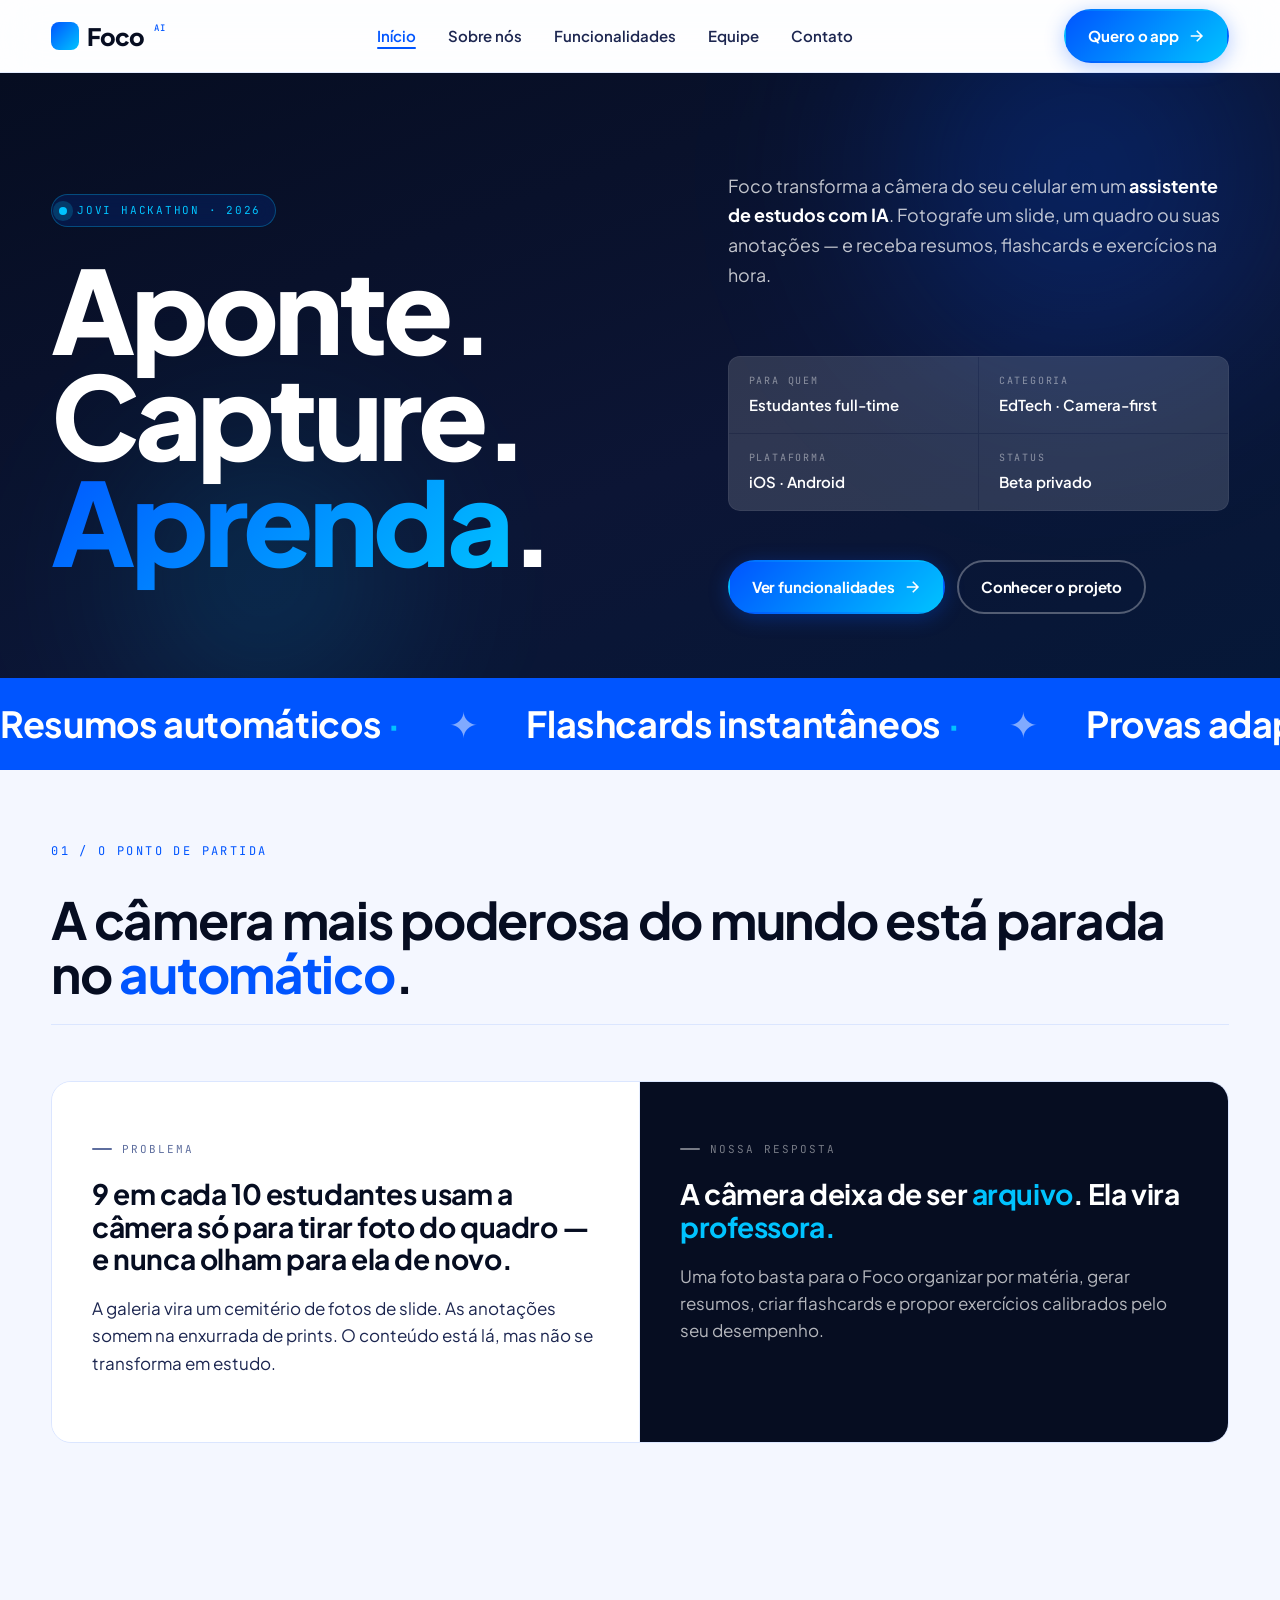
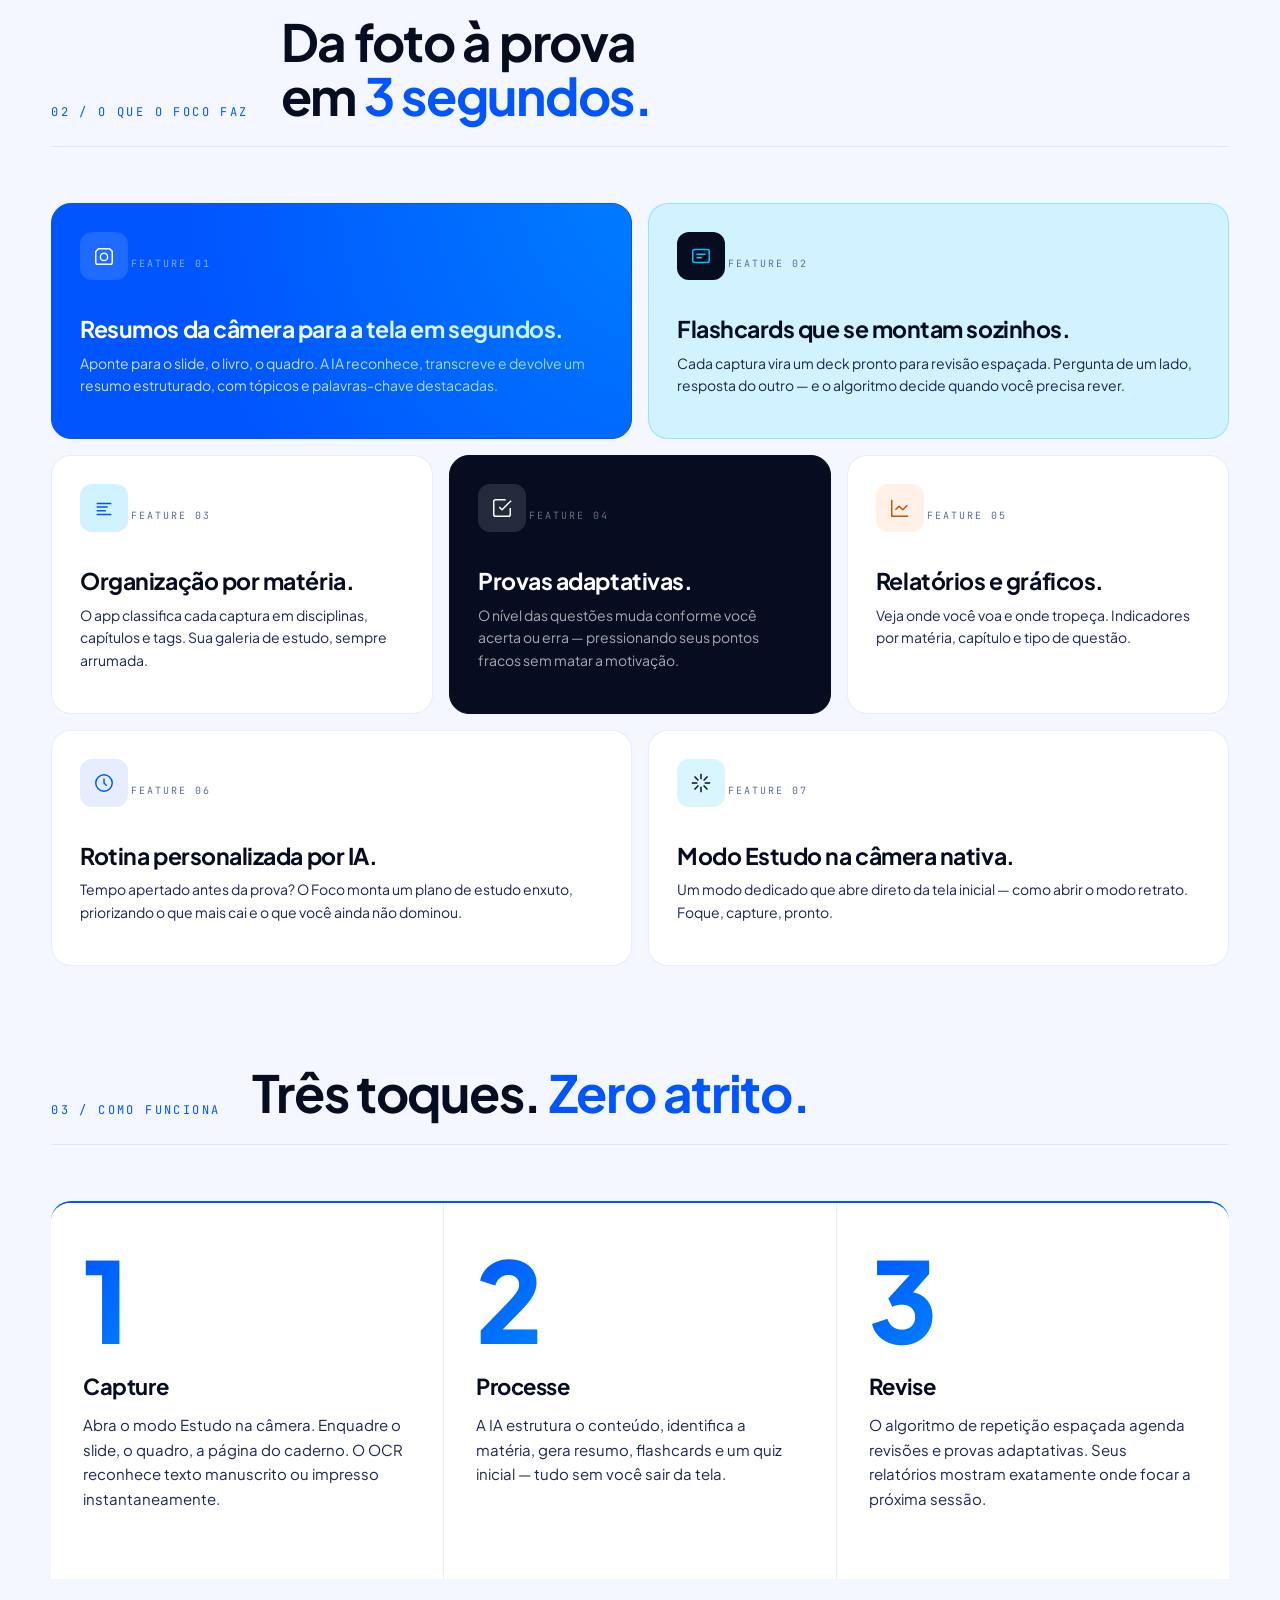
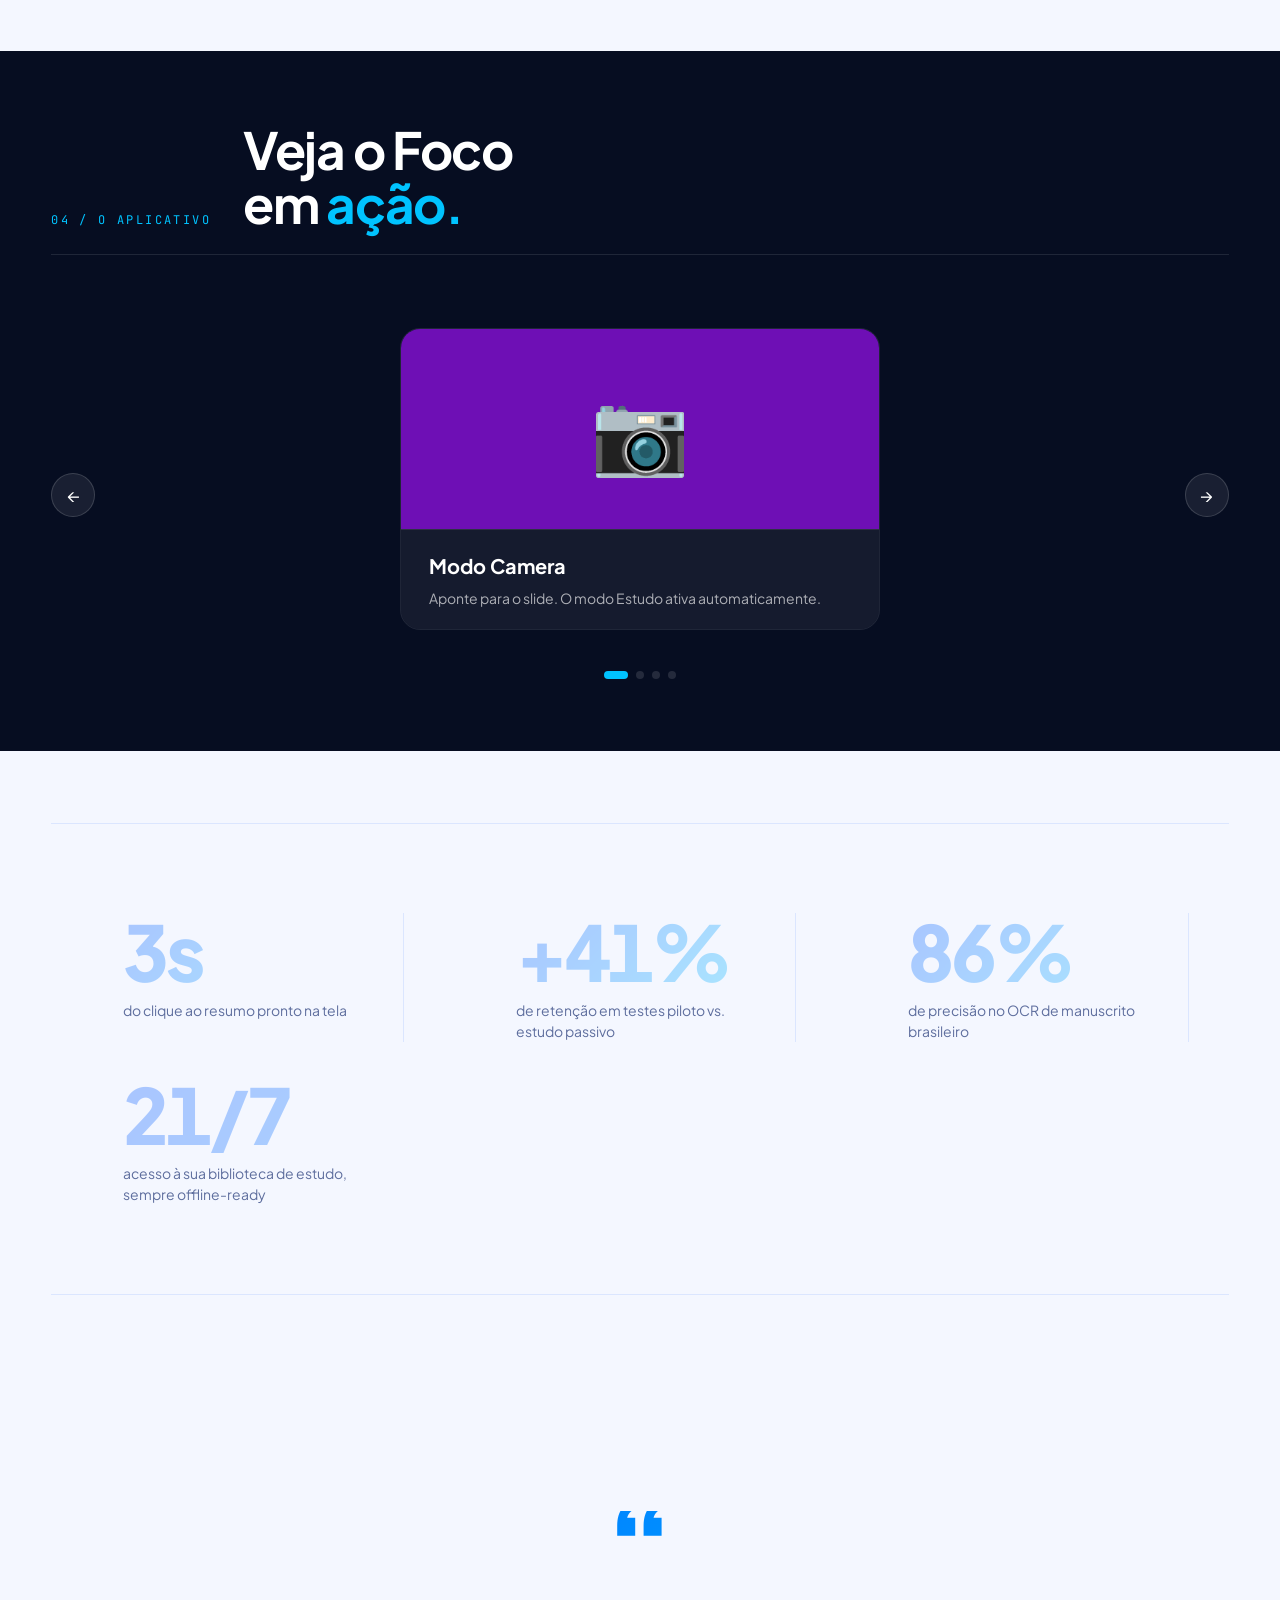
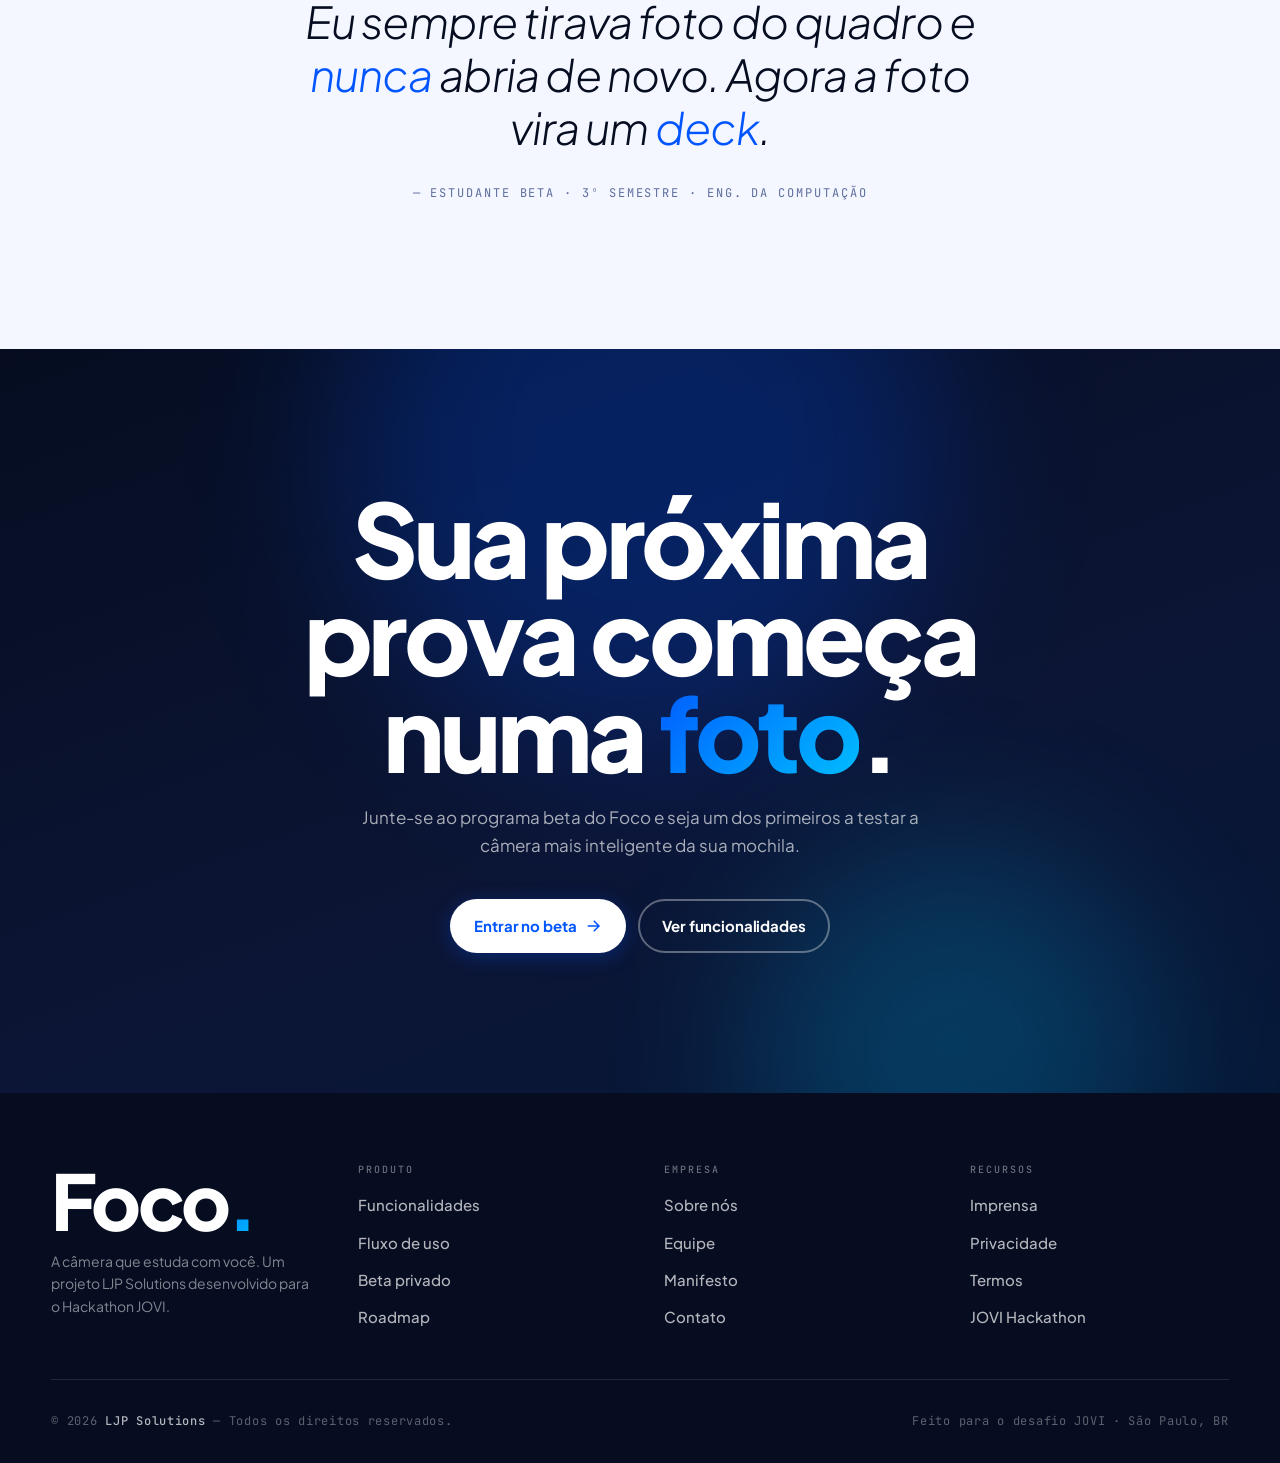
<file: index.html>
<!doctype html>
<html lang="pt-BR">
<head>
  <meta charset="UTF-8" />
  <meta name="viewport" content="width=device-width, initial-scale=1.0" />
  <title>Foco — A câmera que estuda com você | LJP Solutions × JOVI</title>
  <meta name="description" content="Foco transforma a câmera do seu celular em um assistente de estudo inteligente. Aponte para slides ou anotações e receba resumos, flashcards e exercícios em segundos." />
  <link rel="stylesheet" href="styles.css" />
</head>
<body>

  <!-- Navigation -->
  <header class="nav">
    <div class="nav-inner">
      <a href="index.html" class="brand">
        <span class="brand-mark"></span>
        Foco<sup>AI</sup>
      </a>
      <nav>
        <ul class="nav-links">
          <li><a href="index.html" class="is-active">Início</a></li>
          <li><a href="sobre.html">Sobre nós</a></li>
          <li><a href="funcionalidades.html">Funcionalidades</a></li>
          <li><a href="equipe.html">Equipe</a></li>
          <li><a href="contato.html">Contato</a></li>
        </ul>
      </nav>
      <div class="nav-cta">
        <a href="contato.html" class="btn btn-primary">
          Quero o app
          <span class="btn-arrow">
            <svg viewBox="0 0 24 24" fill="none" stroke="currentColor" stroke-width="2"><path d="M5 12h14M13 5l7 7-7 7"/></svg>
          </span>
        </a>
        <button class="btn-toggle" aria-label="Abrir menu"><span></span></button>
      </div>
    </div>
  </header>

  <main id="conteudo-principal">

  <!-- Hero -->
  <section class="hero" aria-label="Apresentação do produto">
    <div class="container">
      <div class="hero-grid">
        <div class="hero-headline">
          <span class="hero-tag">
            <span class="dot"></span>
            JOVI Hackathon · 2026
          </span>
          <h1>
            Aponte.<br/>
            Capture.<br/>
            <em>Aprenda</em>.
          </h1>
        </div>

        <div class="hero-side">
          <p class="lead">
            Foco transforma a câmera do seu celular em um <strong>assistente de estudos com IA</strong>. Fotografe um slide, um quadro ou suas anotações — e receba resumos, flashcards e exercícios na hora.
          </p>

          <dl class="hero-meta">
            <div>
              <dt>Para quem</dt>
              <dd>Estudantes full-time</dd>
            </div>
            <div>
              <dt>Categoria</dt>
              <dd>EdTech · Camera-first</dd>
            </div>
            <div>
              <dt>Plataforma</dt>
              <dd>iOS · Android</dd>
            </div>
            <div>
              <dt>Status</dt>
              <dd>Beta privado</dd>
            </div>
          </dl>

          <div class="hero-cta">
            <a href="funcionalidades.html" class="btn btn-primary">
              Ver funcionalidades
              <span class="btn-arrow">
                <svg viewBox="0 0 24 24" fill="none" stroke="currentColor" stroke-width="2"><path d="M5 12h14M13 5l7 7-7 7"/></svg>
              </span>
            </a>
            <a href="sobre.html" class="btn btn-ghost">Conhecer o projeto</a>
          </div>
        </div>
      </div>
    </div>
  </section>

  <!-- Marquee -->
  <div class="marquee">
    <div class="marquee-track">
      <span>Resumos automáticos <em>·</em></span>
      <span class="star">✦</span>
      <span>Flashcards instantâneos <em>·</em></span>
      <span class="star">✦</span>
      <span>Provas adaptativas <em>·</em></span>
      <span class="star">✦</span>
      <span>Relatórios de desempenho <em>·</em></span>
      <span class="star">✦</span>
      <span>OCR + IA <em>·</em></span>
      <span class="star">✦</span>
    </div>
  </div>

  <!-- Problema / Solução -->
  <section class="section section-sm" aria-label="Problema e solução">
    <div class="container">
      <div class="section-head reveal">
        <span class="num">01 / O ponto de partida</span>
        <h2 class="h2">A câmera mais poderosa do mundo está parada no <em class="em-brand-italic">automático</em>.</h2>
      </div>

      <div class="split reveal">
        <div class="split-problem">
          <span class="label">Problema</span>
          <h3 class="h3">9 em cada 10 estudantes usam a câmera só para tirar foto do quadro — e nunca olham para ela de novo.</h3>
          <p class="p-soft">A galeria vira um cemitério de fotos de slide. As anotações somem na enxurrada de prints. O conteúdo está lá, mas não se transforma em estudo.</p>
        </div>
        <div class="split-solution">
          <span class="label">Nossa resposta</span>
          <h3 class="h3">A câmera deixa de ser <em>arquivo</em>. Ela vira <em>professora.</em></h3>
          <p class="p-dark-soft">Uma foto basta para o Foco organizar por matéria, gerar resumos, criar flashcards e propor exercícios calibrados pelo seu desempenho.</p>
        </div>
      </div>
    </div>
  </section>

  <!-- Bento Features -->
  <section class="section" aria-label="Funcionalidades do produto">
    <div class="container">
      <div class="section-head reveal">
        <span class="num">02 / O que o Foco faz</span>
        <h2 class="h2">Da foto à prova<br/>em <em class="em-brand-italic">3 segundos.</em></h2>
      </div>

      <div class="features">
        <article class="feature feature--span-3 feature--brand reveal">
          <div>
            <div class="feature-icon">
              <svg viewBox="0 0 24 24" fill="none" stroke="currentColor" stroke-width="1.6"><path d="M3 7l3-3h12l3 3v12a2 2 0 0 1-2 2H5a2 2 0 0 1-2-2V7z"/><circle cx="12" cy="13" r="4"/></svg>
            </div>
            <span class="num">FEATURE 01</span>
            <h3>Resumos da câmera para a tela em segundos.</h3>
            <p>Aponte para o slide, o livro, o quadro. A IA reconhece, transcreve e devolve um resumo estruturado, com tópicos e palavras-chave destacadas.</p>
          </div>
        </article>

        <article class="feature feature--span-3 feature--accent reveal">
          <div>
            <div class="feature-icon feature-icon--dark-lime">
              <svg viewBox="0 0 24 24" fill="none" stroke="currentColor" stroke-width="1.6"><rect x="3" y="5" width="18" height="14" rx="2"/><path d="M7 10h10M7 14h6"/></svg>
            </div>
            <span class="num">FEATURE 02</span>
            <h3>Flashcards que se montam sozinhos.</h3>
            <p>Cada captura vira um deck pronto para revisão espaçada. Pergunta de um lado, resposta do outro — e o algoritmo decide quando você precisa rever.</p>
          </div>
        </article>

        <article class="feature feature--span-2 reveal">
          <div>
            <div class="feature-icon feature-icon--cyan">
              <svg viewBox="0 0 24 24" fill="none" stroke="currentColor" stroke-width="1.6"><path d="M4 19h16M4 15h10M4 11h12M4 7h16"/></svg>
            </div>
            <span class="num">FEATURE 03</span>
            <h3>Organização por matéria.</h3>
            <p>O app classifica cada captura em disciplinas, capítulos e tags. Sua galeria de estudo, sempre arrumada.</p>
          </div>
        </article>

        <article class="feature feature--span-2 feature--ink reveal">
          <div>
            <div class="feature-icon">
              <svg viewBox="0 0 24 24" fill="none" stroke="currentColor" stroke-width="1.6"><path d="M9 11l3 3L22 4"/><path d="M21 12v7a2 2 0 0 1-2 2H5a2 2 0 0 1-2-2V5a2 2 0 0 1 2-2h11"/></svg>
            </div>
            <span class="num">FEATURE 04</span>
            <h3>Provas adaptativas.</h3>
            <p>O nível das questões muda conforme você acerta ou erra — pressionando seus pontos fracos sem matar a motivação.</p>
          </div>
        </article>

        <article class="feature feature--span-2 reveal">
          <div>
            <div class="feature-icon feature-icon--warm">
              <svg viewBox="0 0 24 24" fill="none" stroke="currentColor" stroke-width="1.6"><path d="M3 3v18h18"/><path d="M7 14l4-4 4 4 5-5"/></svg>
            </div>
            <span class="num">FEATURE 05</span>
            <h3>Relatórios e gráficos.</h3>
            <p>Veja onde você voa e onde tropeça. Indicadores por matéria, capítulo e tipo de questão.</p>
          </div>
        </article>

        <article class="feature feature--span-3 reveal">
          <div>
            <div class="feature-icon feature-icon--brand-soft">
              <svg viewBox="0 0 24 24" fill="none" stroke="currentColor" stroke-width="1.6"><circle cx="12" cy="12" r="9"/><path d="M12 7v5l3 3"/></svg>
            </div>
            <span class="num">FEATURE 06</span>
            <h3>Rotina personalizada por IA.</h3>
            <p>Tempo apertado antes da prova? O Foco monta um plano de estudo enxuto, priorizando o que mais cai e o que você ainda não dominou.</p>
          </div>
        </article>

        <article class="feature feature--span-3 reveal">
          <div>
            <div class="feature-icon feature-icon--lime-soft">
              <svg viewBox="0 0 24 24" fill="none" stroke="currentColor" stroke-width="1.6"><path d="M12 2v6m0 8v6M4.93 4.93l4.24 4.24m5.66 5.66l4.24 4.24M2 12h6m8 0h6M4.93 19.07l4.24-4.24m5.66-5.66l4.24-4.24"/></svg>
            </div>
            <span class="num">FEATURE 07</span>
            <h3>Modo Estudo na câmera nativa.</h3>
            <p>Um modo dedicado que abre direto da tela inicial — como abrir o modo retrato. Foque, capture, pronto.</p>
          </div>
        </article>
      </div>
    </div>
  </section>

  <!-- How it works -->
  <section class="section section-sm section--no-pad-top" aria-label="Como funciona">
    <div class="container">
      <div class="section-head reveal">
        <span class="num">03 / Como funciona</span>
        <h2 class="h2">Três toques. <em class="em-brand-italic">Zero atrito.</em></h2>
      </div>

      <div class="steps reveal">
        <article class="step">
          <span class="step-num">1</span>
          <h3>Capture</h3>
          <p>Abra o modo Estudo na câmera. Enquadre o slide, o quadro, a página do caderno. O OCR reconhece texto manuscrito ou impresso instantaneamente.</p>
        </article>
        <article class="step">
          <span class="step-num">2</span>
          <h3>Processe</h3>
          <p>A IA estrutura o conteúdo, identifica a matéria, gera resumo, flashcards e um quiz inicial — tudo sem você sair da tela.</p>
        </article>
        <article class="step">
          <span class="step-num">3</span>
          <h3>Revise</h3>
          <p>O algoritmo de repetição espaçada agenda revisões e provas adaptativas. Seus relatórios mostram exatamente onde focar a próxima sessão.</p>
        </article>
      </div>
    </div>
  </section>

  <!-- Telas do App — Slideshow -->
  <section class="section-sm slideshow-section" aria-label="Galeria de telas do aplicativo Foco">
    <div class="container">
      <div class="section-head reveal">
        <span class="num">04 / O aplicativo</span>
        <h2 class="h2">Veja o Foco<br/>em <em class="em-brand-italic">ação.</em></h2>
      </div>
      <div class="slideshow-wrapper" aria-label="Slideshow de telas do app">
        <button class="slide-btn slide-btn--anterior" type="button" aria-label="Slide anterior">&#8592;</button>
        <div class="slideshow-track" role="region" aria-live="polite" aria-label="Telas do aplicativo Foco"></div>
        <button class="slide-btn slide-btn--proximo" type="button" aria-label="Próximo slide">&#8594;</button>
        <div class="slideshow-dots" role="tablist" aria-label="Navegação do slideshow"></div>
      </div>
    </div>
  </section>

  <!-- Stats -->
  <section class="section-sm">
    <div class="container">
      <div class="stats reveal">
        <figure class="stat">
          <div class="stat-num"><em>3</em>s</div>
          <div class="stat-label">do clique ao resumo pronto na tela</div>
        </figure>
        <figure class="stat">
          <div class="stat-num"><em>+47</em>%</div>
          <div class="stat-label">de retenção em testes piloto vs. estudo passivo</div>
        </figure>
        <figure class="stat">
          <div class="stat-num"><em>98</em>%</div>
          <div class="stat-label">de precisão no OCR de manuscrito brasileiro</div>
        </figure>
        <figure class="stat">
          <div class="stat-num"><em>24</em>/7</div>
          <div class="stat-label">acesso à sua biblioteca de estudo, sempre offline-ready</div>
        </figure>
      </div>
    </div>
  </section>

  <!-- Quote -->
  <section class="section-sm">
    <div class="container">
      <div class="quote-block reveal">
        <div class="mark">&ldquo;</div>
        <blockquote>
          Eu sempre tirava foto do quadro e <em class="em-brand-italic">nunca</em> abria de novo. Agora a foto vira um <em class="em-brand-italic">deck</em>.
        </blockquote>
        <cite>— Estudante beta · 3º semestre · Eng. da Computação</cite>
      </div>
    </div>
  </section>

  <!-- CTA -->
  <section class="cta" aria-label="Chamada para ação">
    <div class="container">
      <h2>Sua próxima<br/>prova começa<br/>numa <em>foto</em>.</h2>
      <p>Junte-se ao programa beta do Foco e seja um dos primeiros a testar a câmera mais inteligente da sua mochila.</p>
      <div class="cta-btns">
        <a href="contato.html" class="btn btn-primary">
          Entrar no beta
          <span class="btn-arrow">
            <svg viewBox="0 0 24 24" fill="none" stroke="currentColor" stroke-width="2"><path d="M5 12h14M13 5l7 7-7 7"/></svg>
          </span>
        </a>
        <a href="funcionalidades.html" class="btn btn-ghost">Ver funcionalidades</a>
      </div>
    </div>
  </section>

  </main><!-- /main -->

  <!-- Footer -->
  <footer>
    <div class="container">
      <div class="footer-grid">
        <div>
          <div class="footer-brand">Foco<em>.</em></div>
          <p class="footer-tagline">A câmera que estuda com você. Um projeto LJP Solutions desenvolvido para o Hackathon JOVI.</p>
        </div>
        <div>
          <h4>Produto</h4>
          <ul>
            <li><a href="funcionalidades.html">Funcionalidades</a></li>
            <li><a href="funcionalidades.html#fluxo">Fluxo de uso</a></li>
            <li><a href="contato.html">Beta privado</a></li>
            <li><a href="#">Roadmap</a></li>
          </ul>
        </div>
        <div>
          <h4>Empresa</h4>
          <ul>
            <li><a href="sobre.html">Sobre nós</a></li>
            <li><a href="equipe.html">Equipe</a></li>
            <li><a href="sobre.html#manifesto">Manifesto</a></li>
            <li><a href="contato.html">Contato</a></li>
          </ul>
        </div>
        <div>
          <h4>Recursos</h4>
          <ul>
            <li><a href="#">Imprensa</a></li>
            <li><a href="#">Privacidade</a></li>
            <li><a href="#">Termos</a></li>
            <li><a href="#">JOVI Hackathon</a></li>
          </ul>
        </div>
      </div>
      <div class="footer-bottom">
        <span>© 2026 <span class="ljp">LJP Solutions</span> — Todos os direitos reservados.</span>
        <span>Feito para o desafio JOVI · São Paulo, BR</span>
      </div>
    </div>
  </footer>

  <script src="script.js"></script>
</body>
</html>
</file>
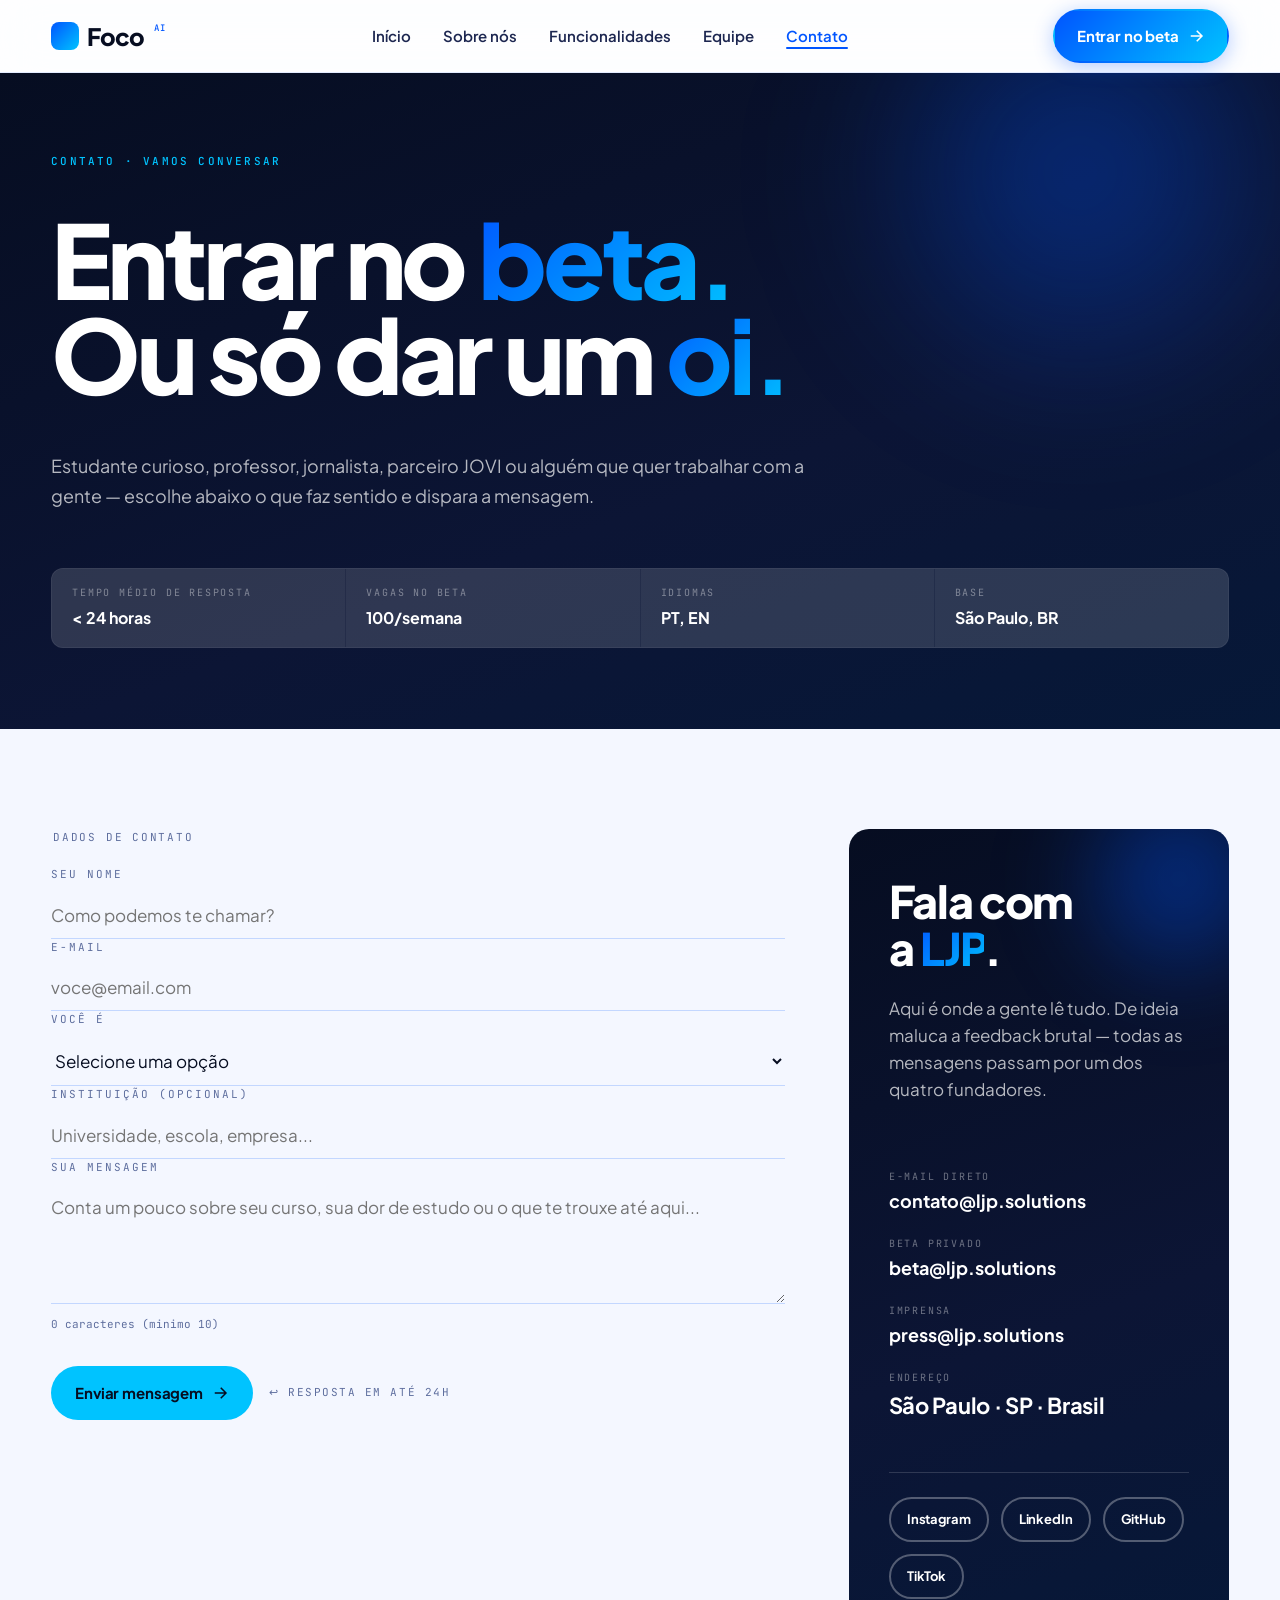
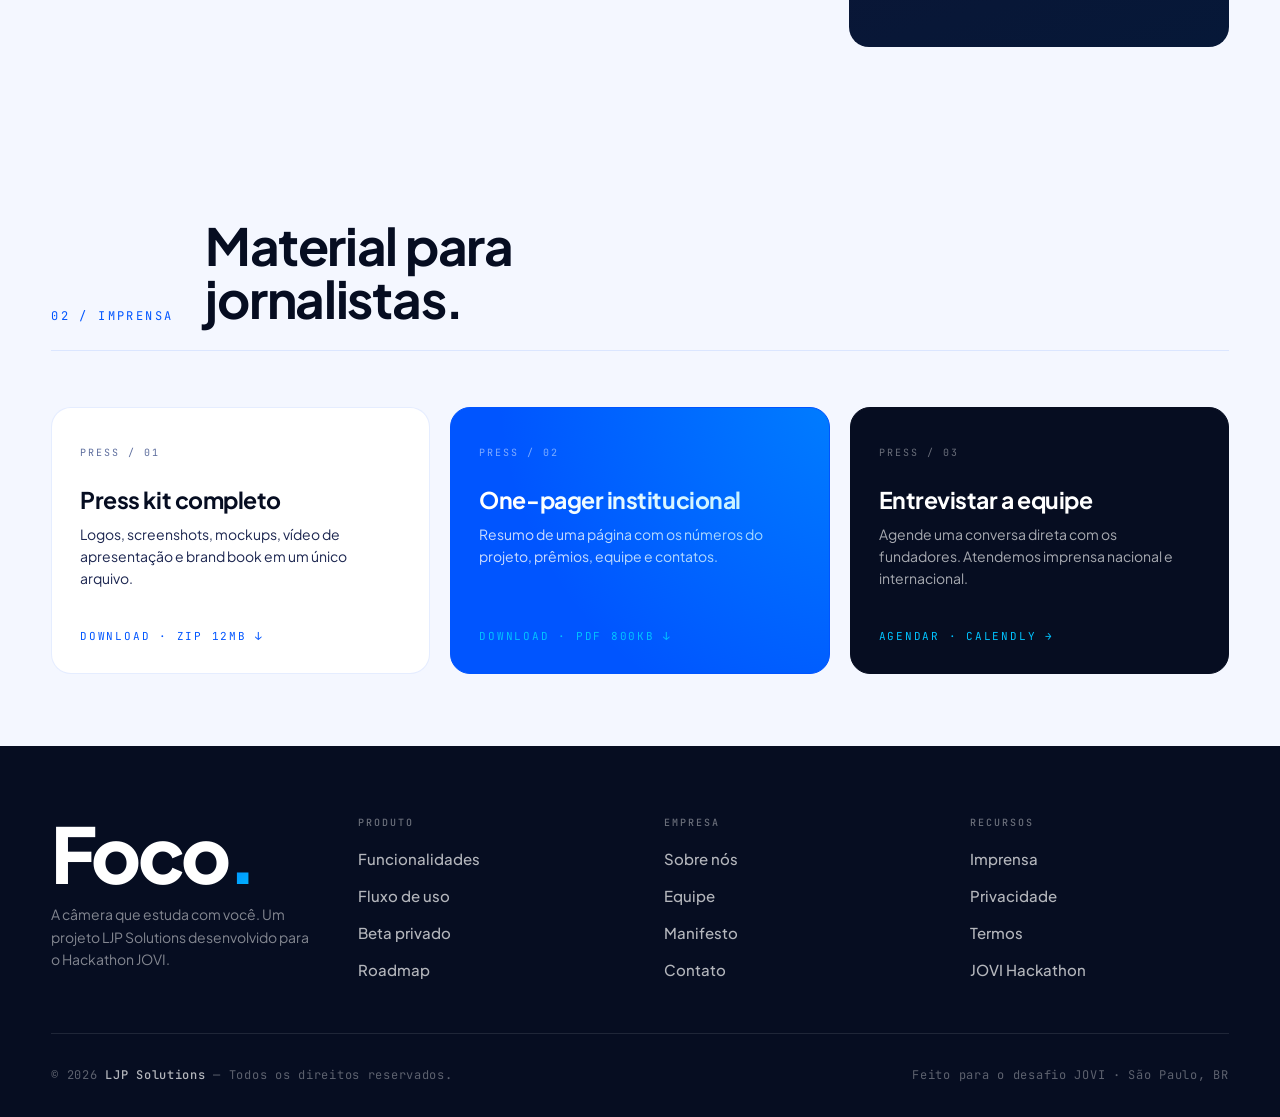
<file: contato.html>
<!doctype html>
<html lang="pt-BR">
<head>
  <meta charset="UTF-8" />
  <meta name="viewport" content="width=device-width, initial-scale=1.0" />
  <title>Contato — Foco | LJP Solutions</title>
  <meta name="description" content="Entre na lista do beta do Foco ou fale diretamente com a LJP Solutions." />
  <link rel="stylesheet" href="styles.css" />
</head>
<body>

  <!-- Navigation -->
  <header class="nav">
    <div class="nav-inner">
      <a href="index.html" class="brand">
        <span class="brand-mark"></span>
        Foco<sup>AI</sup>
      </a>
      <nav>
        <ul class="nav-links">
          <li><a href="index.html">Início</a></li>
          <li><a href="sobre.html">Sobre nós</a></li>
          <li><a href="funcionalidades.html">Funcionalidades</a></li>
          <li><a href="equipe.html">Equipe</a></li>
          <li><a href="contato.html" class="is-active">Contato</a></li>
        </ul>
      </nav>
      <div class="nav-cta">
        <a href="#form" class="btn btn-primary">
          Entrar no beta
          <span class="btn-arrow">
            <svg viewBox="0 0 24 24" fill="none" stroke="currentColor" stroke-width="2"><path d="M5 12h14M13 5l7 7-7 7"/></svg>
          </span>
        </a>
        <button class="btn-toggle" aria-label="Abrir menu"><span></span></button>
      </div>
    </div>
  </header>

  <main id="conteudo-principal">
  <!-- Page Hero -->
  <section class="page-hero">
    <div class="container">
      <span class="eyebrow">Contato · Vamos conversar</span>
      <h1>Entrar no <em>beta.</em><br/>Ou só dar um <em>oi.</em></h1>
      <p class="lead">Estudante curioso, professor, jornalista, parceiro JOVI ou alguém que quer trabalhar com a gente — escolhe abaixo o que faz sentido e dispara a mensagem.</p>
      <dl class="meta">
        <div class="meta-item"><dt>Tempo médio de resposta</dt><dd>&lt; 24 horas</dd></div>
        <div class="meta-item"><dt>Vagas no beta</dt><dd>100/semana</dd></div>
        <div class="meta-item"><dt>Idiomas</dt><dd>PT, EN</dd></div>
        <div class="meta-item"><dt>Base</dt><dd>São Paulo, BR</dd></div>
      </dl>
    </div>
  </section>

  <!-- Contact -->
  <section class="section" id="form">
    <div class="container">
      <div class="contact-grid">

        <form class="contact-form reveal" novalidate>
          <fieldset class="form-fieldset">
            <legend class="form-legend">Dados de contato</legend>
          <div class="field">
            <label for="name">Seu nome</label>
            <input id="name" name="name" type="text" placeholder="Como podemos te chamar?" required />
          </div>

          <div class="field">
            <label for="email">E-mail</label>
            <input id="email" name="email" type="email" placeholder="voce@email.com" required />
          </div>

          <div class="field">
            <label for="role">Você é</label>
            <select id="role" name="role" required>
              <option value="">Selecione uma opção</option>
              <option>Estudante full-time</option>
              <option>Professor / Educador</option>
              <option>Jornalista / Imprensa</option>
              <option>Parceiro JOVI / Vivo</option>
              <option>Quero trabalhar com vocês</option>
              <option>Outro</option>
            </select>
          </div>

          <div class="field">
            <label for="institution">Instituição (opcional)</label>
            <input id="institution" name="institution" type="text" placeholder="Universidade, escola, empresa..." />
          </div>

          <div class="field">
            <label for="message">Sua mensagem</label>
            <textarea id="message" name="message" placeholder="Conta um pouco sobre seu curso, sua dor de estudo ou o que te trouxe até aqui..." required></textarea>
          </div>

          </fieldset>
          <div class="form-actions">
            <button type="submit" class="btn btn-accent">
              Enviar mensagem
              <span class="btn-arrow">
                <svg viewBox="0 0 24 24" fill="none" stroke="currentColor" stroke-width="2"><path d="M5 12h14M13 5l7 7-7 7"/></svg>
              </span>
            </button>
            <span class="form-hint">
              ↩ Resposta em até 24h
            </span>
          </div>
        </form>

        <aside class="contact-info reveal">
          <div>
            <h2>Fala com<br/>a <em>LJP</em>.</h2>
            <p class="contact-desc">
              Aqui é onde a gente lê tudo. De ideia maluca a feedback brutal — todas as mensagens passam por um dos quatro fundadores.
            </p>
          </div>

          <dl class="contact-info-list">
            <div>
              <dt>E-mail direto</dt>
              <dd>contato@ljp.solutions</dd>
            </div>
            <div>
              <dt>Beta privado</dt>
              <dd>beta@ljp.solutions</dd>
            </div>
            <div>
              <dt>Imprensa</dt>
              <dd>press@ljp.solutions</dd>
            </div>
            <div>
              <dt>Endereço</dt>
              <dd><address class="contact-address">São Paulo · SP · Brasil</address></dd>
            </div>
          </dl>

          <div class="contact-social-links">
            <a href="#" class="btn btn-ghost btn-ghost--light">Instagram</a>
            <a href="#" class="btn btn-ghost btn-ghost--light">LinkedIn</a>
            <a href="#" class="btn btn-ghost btn-ghost--light">GitHub</a>
            <a href="#" class="btn btn-ghost btn-ghost--light">TikTok</a>
          </div>
        </aside>
      </div>
    </div>
  </section>

  <!-- Press / Imprensa -->
  <section class="section-sm">
    <div class="container">
      <div class="section-head reveal">
        <span class="num">02 / Imprensa</span>
        <h2 class="h2">Material para<br/>jornalistas.</h2>
      </div>

      <div class="grid-3 reveal">
        <a href="#" class="feature press-card">
          <div>
            <span class="num">PRESS / 01</span>
            <h3 class="press-h3">Press kit completo</h3>
            <p>Logos, screenshots, mockups, vídeo de apresentação e brand book em um único arquivo.</p>
          </div>
          <span class="press-link press-link--brand">Download · ZIP 12MB ↓</span>
        </a>
        <a href="#" class="feature feature--brand press-card">
          <div>
            <span class="num">PRESS / 02</span>
            <h3 class="press-h3">One-pager institucional</h3>
            <p>Resumo de uma página com os números do projeto, prêmios, equipe e contatos.</p>
          </div>
          <span class="press-link press-link--light">Download · PDF 800KB ↓</span>
        </a>
        <a href="#" class="feature feature--ink press-card">
          <div>
            <span class="num">PRESS / 03</span>
            <h3 class="press-h3">Entrevistar a equipe</h3>
            <p>Agende uma conversa direta com os fundadores. Atendemos imprensa nacional e internacional.</p>
          </div>
          <span class="press-link press-link--light">Agendar · Calendly →</span>
        </a>
      </div>
    </div>
  </section>

  </main>

  <!-- Footer -->
  <footer>
    <div class="container">
      <div class="footer-grid">
        <div>
          <div class="footer-brand">Foco<em>.</em></div>
          <p class="footer-tagline">A câmera que estuda com você. Um projeto LJP Solutions desenvolvido para o Hackathon JOVI.</p>
        </div>
        <div>
          <h4>Produto</h4>
          <ul>
            <li><a href="funcionalidades.html">Funcionalidades</a></li>
            <li><a href="funcionalidades.html#fluxo">Fluxo de uso</a></li>
            <li><a href="contato.html">Beta privado</a></li>
            <li><a href="#">Roadmap</a></li>
          </ul>
        </div>
        <div>
          <h4>Empresa</h4>
          <ul>
            <li><a href="sobre.html">Sobre nós</a></li>
            <li><a href="equipe.html">Equipe</a></li>
            <li><a href="sobre.html#manifesto">Manifesto</a></li>
            <li><a href="contato.html">Contato</a></li>
          </ul>
        </div>
        <div>
          <h4>Recursos</h4>
          <ul>
            <li><a href="#">Imprensa</a></li>
            <li><a href="#">Privacidade</a></li>
            <li><a href="#">Termos</a></li>
            <li><a href="#">JOVI Hackathon</a></li>
          </ul>
        </div>
      </div>
      <div class="footer-bottom">
        <span>© 2026 <span class="ljp">LJP Solutions</span> — Todos os direitos reservados.</span>
        <span>Feito para o desafio JOVI · São Paulo, BR</span>
      </div>
    </div>
  </footer>

  <script src="script.js"></script>
</body>
</html>
</file>
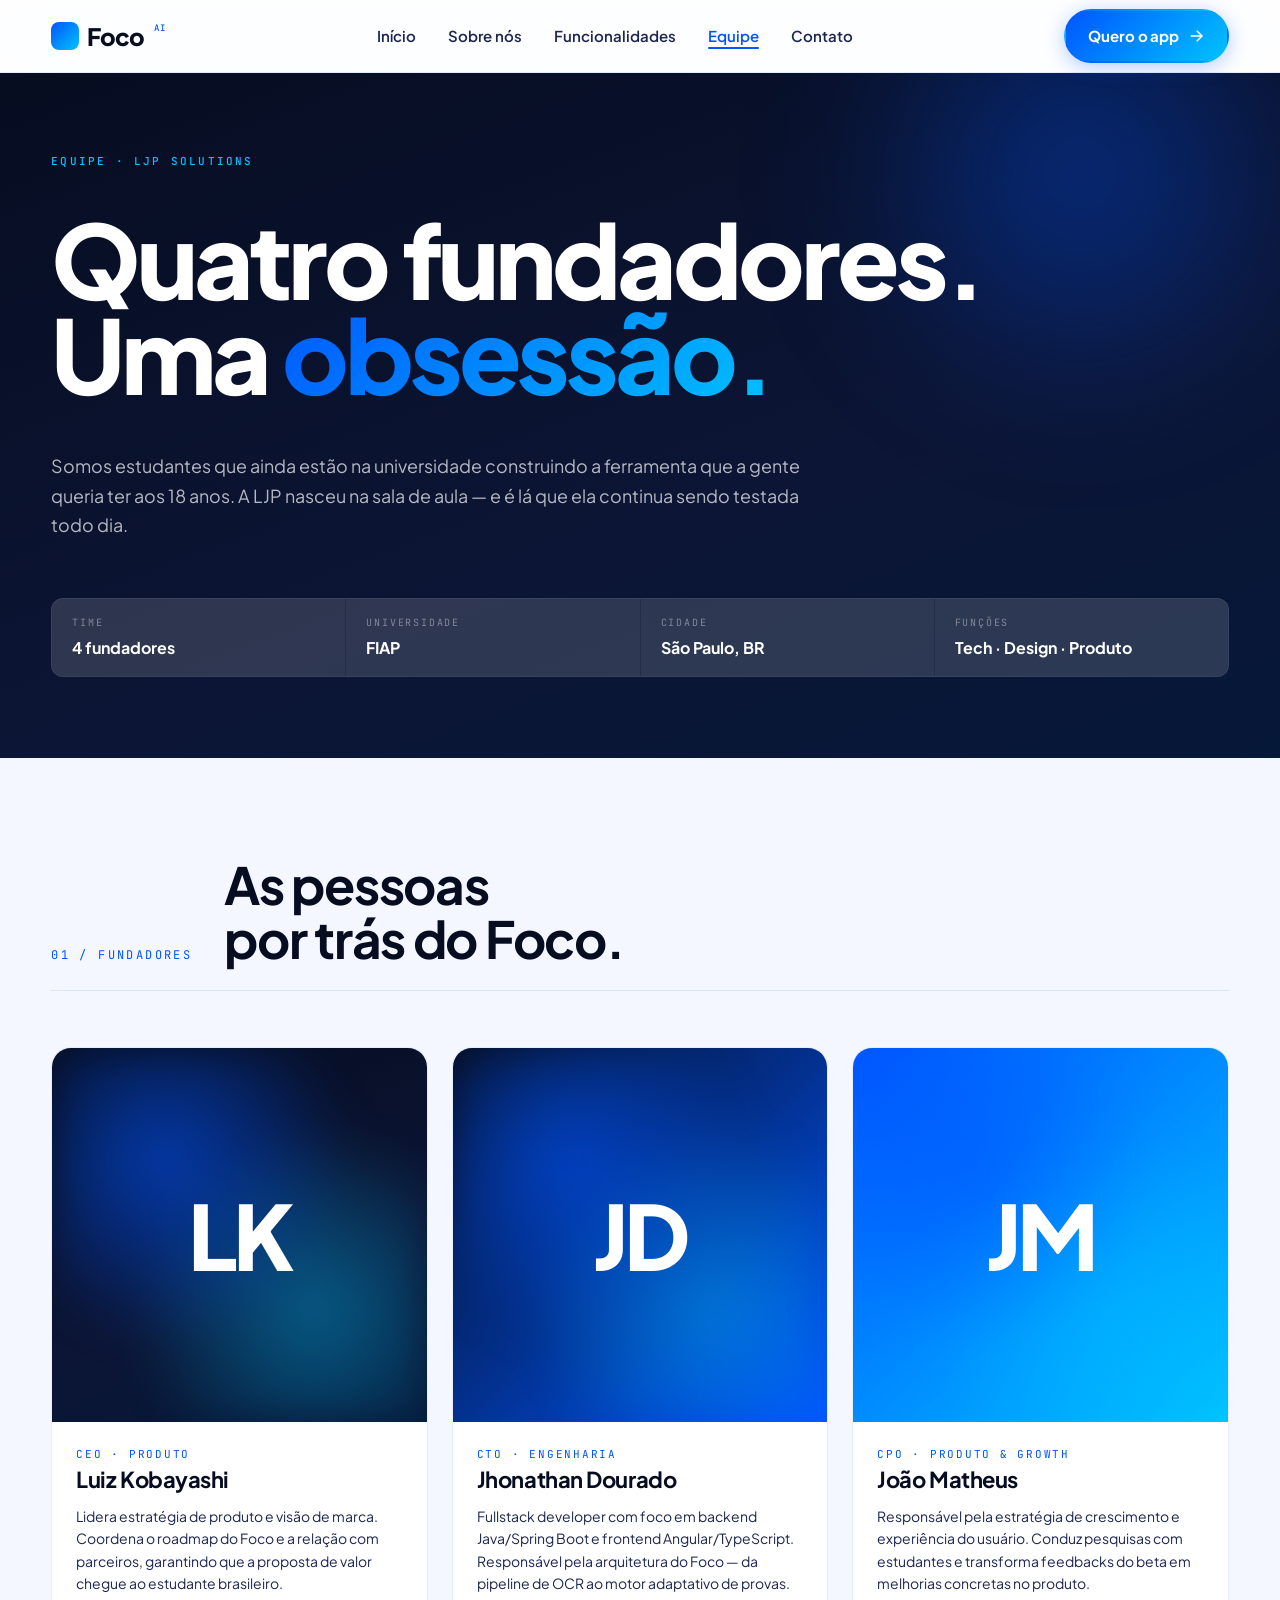
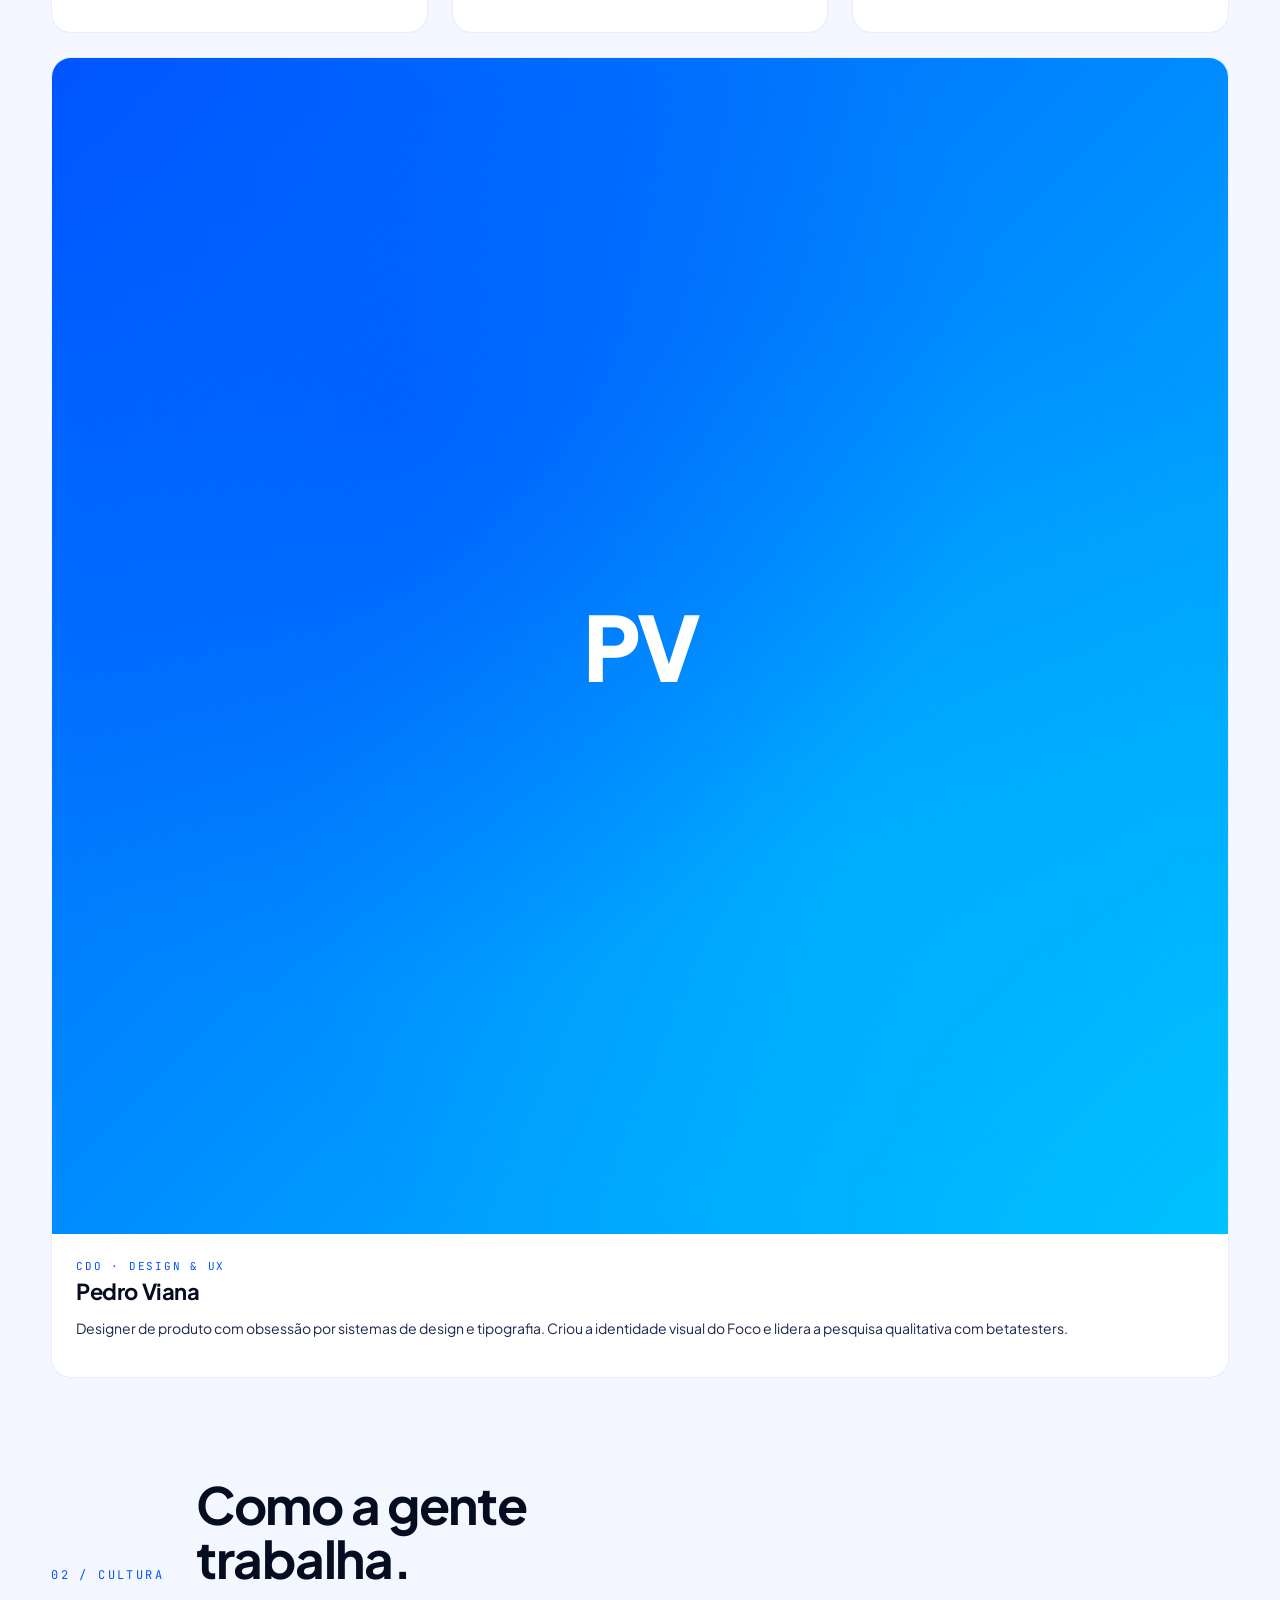
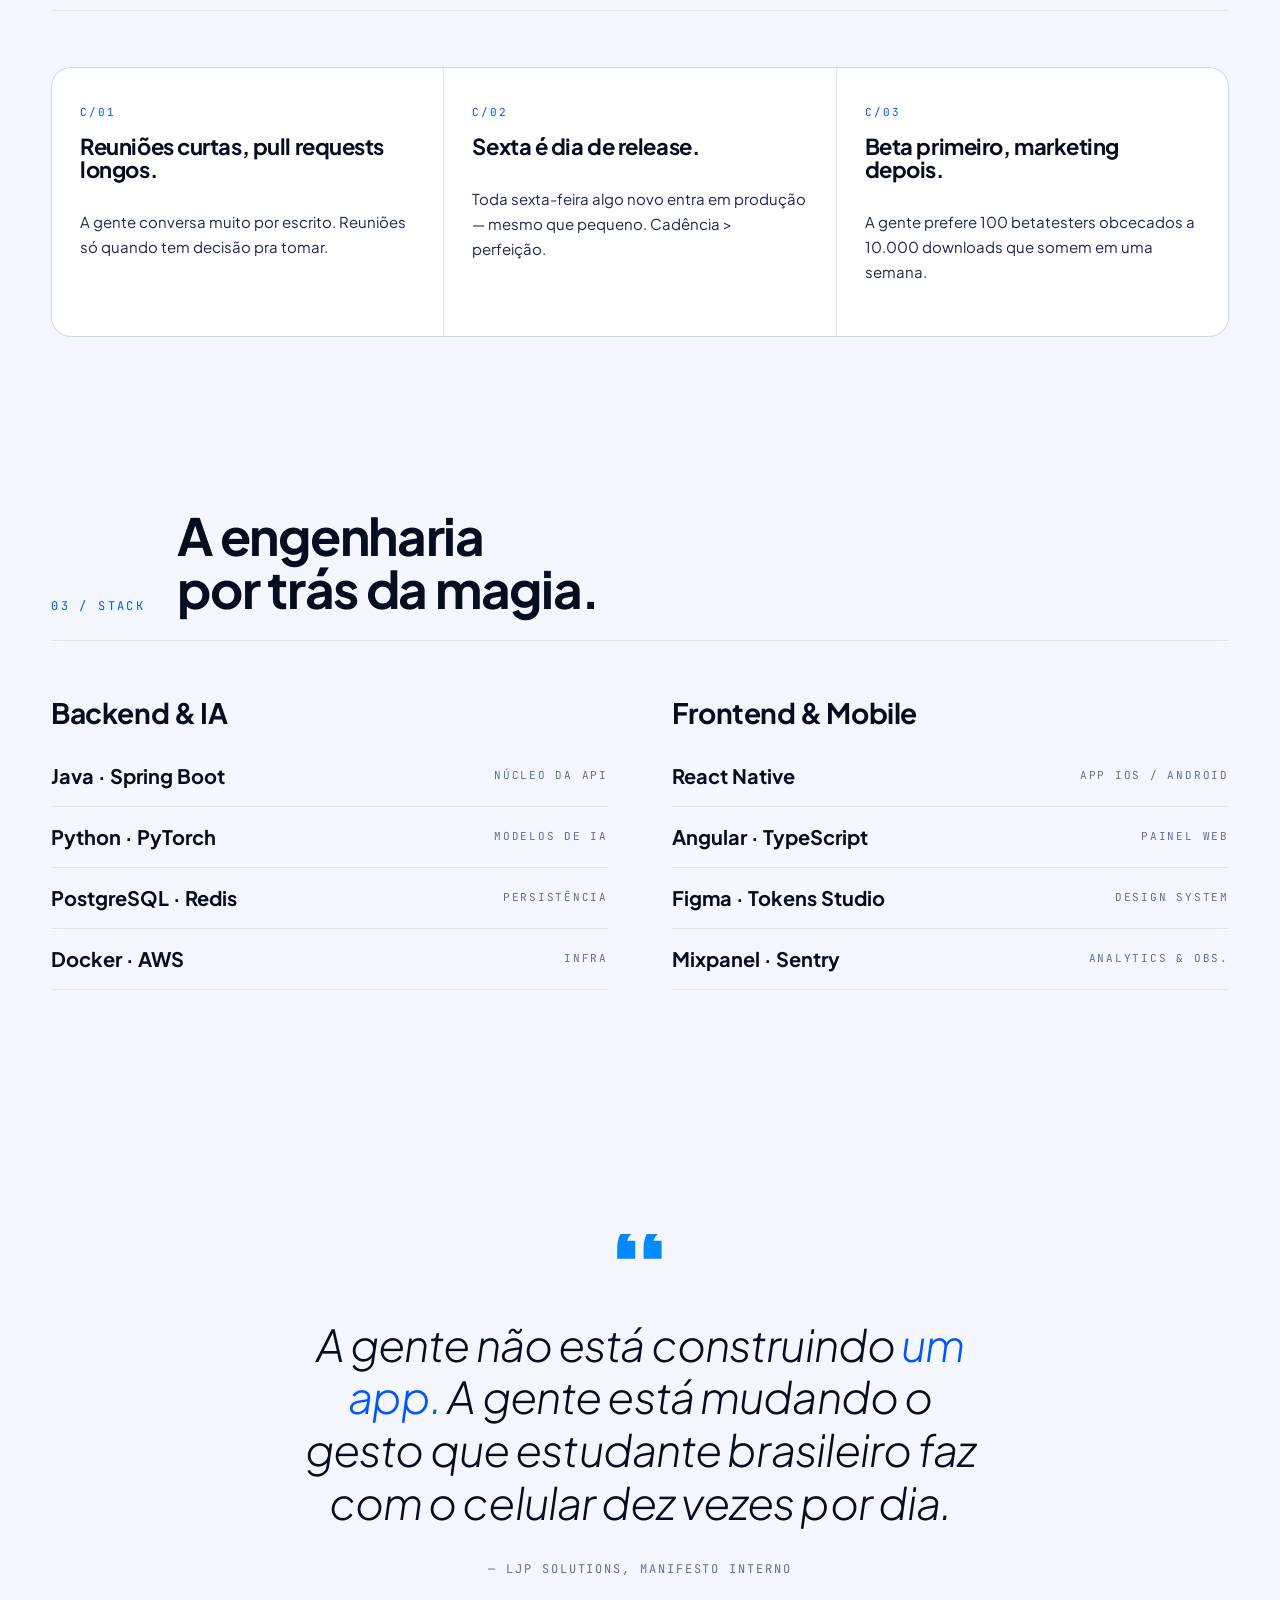
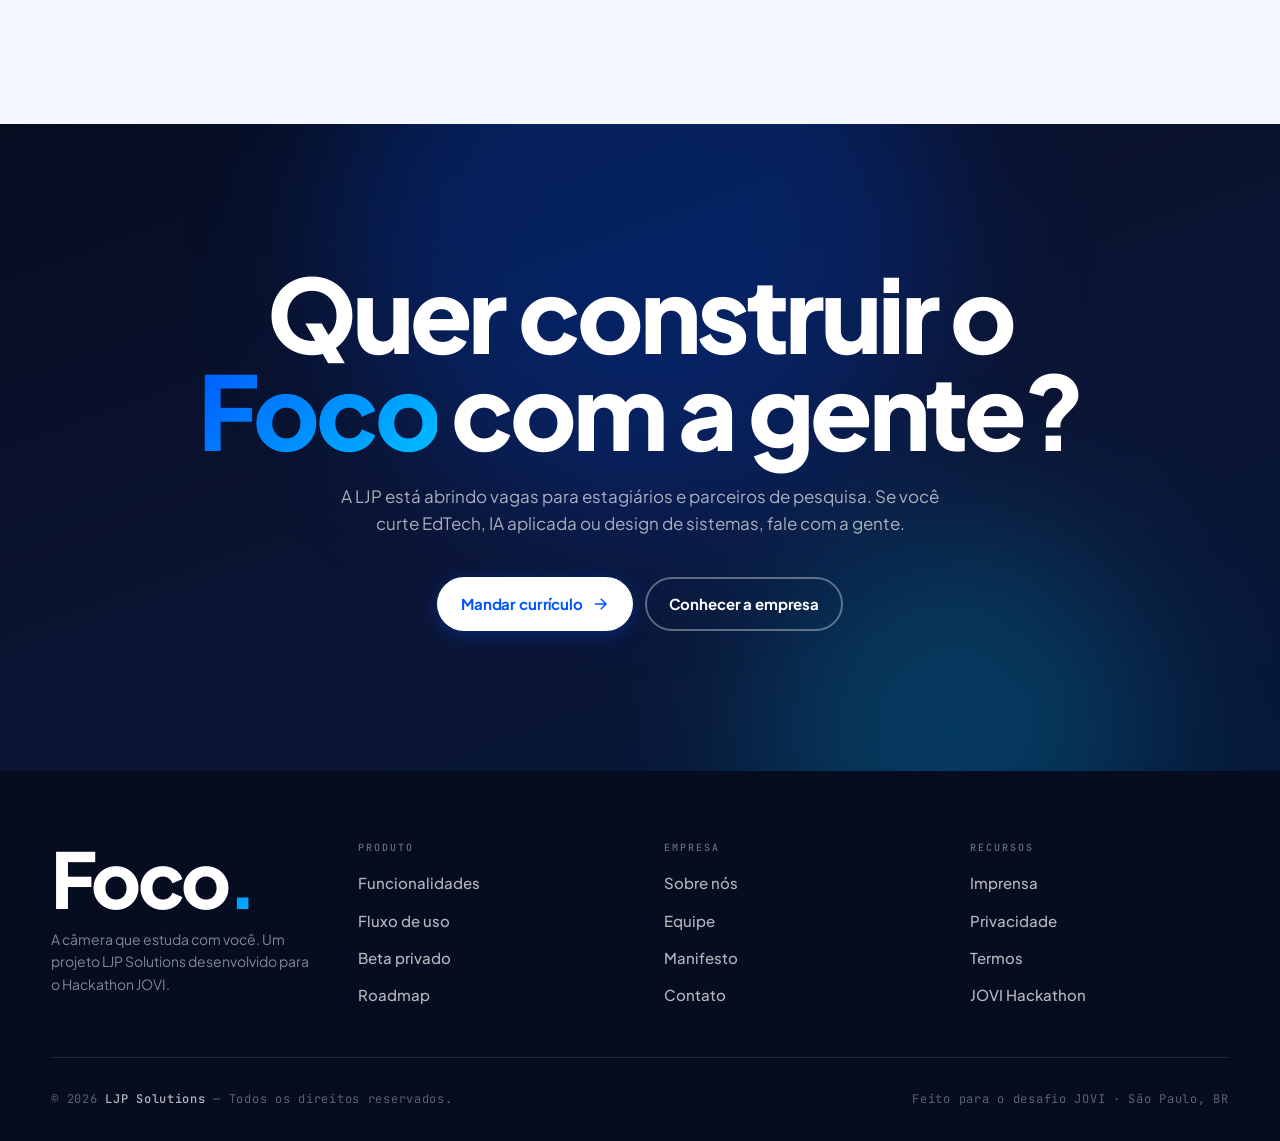
<file: equipe.html>
<!doctype html>
<html lang="pt-BR">
<head>
  <meta charset="UTF-8" />
  <meta name="viewport" content="width=device-width, initial-scale=1.0" />
  <title>Equipe — Foco | LJP Solutions</title>
  <meta name="description" content="Conheça a LJP Solutions — o time de estudantes-fundadores por trás do Foco." />
  <link rel="stylesheet" href="styles.css" />
</head>
<body>

  <!-- Navigation -->
  <header class="nav">
    <div class="nav-inner">
      <a href="index.html" class="brand">
        <span class="brand-mark"></span>
        Foco<sup>AI</sup>
      </a>
      <nav>
        <ul class="nav-links">
          <li><a href="index.html">Início</a></li>
          <li><a href="sobre.html">Sobre nós</a></li>
          <li><a href="funcionalidades.html">Funcionalidades</a></li>
          <li><a href="equipe.html" class="is-active">Equipe</a></li>
          <li><a href="contato.html">Contato</a></li>
        </ul>
      </nav>
      <div class="nav-cta">
        <a href="contato.html" class="btn btn-primary">
          Quero o app
          <span class="btn-arrow">
            <svg viewBox="0 0 24 24" fill="none" stroke="currentColor" stroke-width="2"><path d="M5 12h14M13 5l7 7-7 7"/></svg>
          </span>
        </a>
        <button class="btn-toggle" aria-label="Abrir menu"><span></span></button>
      </div>
    </div>
  </header>

  <main id="conteudo-principal">
  <!-- Page Hero -->
  <section class="page-hero">
    <div class="container">
      <span class="eyebrow">Equipe · LJP Solutions</span>
      <h1>Quatro fundadores. Uma <em>obsessão.</em></h1>
      <p class="lead">Somos estudantes que ainda estão na universidade construindo a ferramenta que a gente queria ter aos 18 anos. A LJP nasceu na sala de aula — e é lá que ela continua sendo testada todo dia.</p>
      <dl class="meta">
        <div class="meta-item"><dt>Time</dt><dd>4 fundadores</dd></div>
        <div class="meta-item"><dt>Universidade</dt><dd>FIAP</dd></div>
        <div class="meta-item"><dt>Cidade</dt><dd>São Paulo, BR</dd></div>
        <div class="meta-item"><dt>Funções</dt><dd>Tech · Design · Produto</dd></div>
      </dl>
    </div>
  </section>

  <!-- Team Grid -->
  <section class="section">
    <div class="container">
      <div class="section-head reveal">
        <span class="num">01 / Fundadores</span>
        <h2 class="h2">As pessoas<br/>por trás do Foco.</h2>
      </div>

      <div class="team reveal">

        <article class="member">
          <div class="member-avatar">
            <span class="initials">LK</span>
          </div>
          <div class="member-info">
            <span class="role">CEO · Produto</span>
            <h3>Luiz Kobayashi</h3>
            <p>Lidera estratégia de produto e visão de marca. Coordena o roadmap do Foco e a relação com parceiros, garantindo que a proposta de valor chegue ao estudante brasileiro.</p>
          </div>
        </article>

        <article class="member">
          <div class="member-avatar member-avatar--navy">
            <span class="initials">JD</span>
          </div>
          <div class="member-info">
            <span class="role">CTO · Engenharia</span>
            <h3>Jhonathan Dourado</h3>
            <p>Fullstack developer com foco em backend Java/Spring Boot e frontend Angular/TypeScript. Responsável pela arquitetura do Foco — da pipeline de OCR ao motor adaptativo de provas.</p>
          </div>
        </article>

        <article class="member">
          <div class="member-avatar member-avatar--cyan">
            <span class="initials">JM</span>
          </div>
          <div class="member-info">
            <span class="role">CPO · Produto &amp; Growth</span>
            <h3>João Matheus</h3>
            <p>Responsável pela estratégia de crescimento e experiência do usuário. Conduz pesquisas com estudantes e transforma feedbacks do beta em melhorias concretas no produto.</p>
          </div>
        </article>

        <article class="member">
          <div class="member-avatar member-avatar--blue">
            <span class="initials">PV</span>
          </div>
          <div class="member-info">
            <span class="role">CDO · Design &amp; UX</span>
            <h3>Pedro Viana</h3>
            <p>Designer de produto com obsessão por sistemas de design e tipografia. Criou a identidade visual do Foco e lidera a pesquisa qualitativa com betatesters.</p>
          </div>
        </article>

      </div>
    </div>
  </section>

  <!-- Cultura -->
  <section class="section section-sm section--no-pad-top">
    <div class="container">
      <div class="section-head reveal">
        <span class="num">02 / Cultura</span>
        <h2 class="h2">Como a gente<br/>trabalha.</h2>
      </div>

      <div class="values reveal">
        <article class="value">
          <span class="v-num">C/01</span>
          <h3>Reuniões curtas, pull requests longos.</h3>
          <p>A gente conversa muito por escrito. Reuniões só quando tem decisão pra tomar.</p>
        </article>
        <article class="value">
          <span class="v-num">C/02</span>
          <h3>Sexta é dia de release.</h3>
          <p>Toda sexta-feira algo novo entra em produção — mesmo que pequeno. Cadência > perfeição.</p>
        </article>
        <article class="value">
          <span class="v-num">C/03</span>
          <h3>Beta primeiro, marketing depois.</h3>
          <p>A gente prefere 100 betatesters obcecados a 10.000 downloads que somem em uma semana.</p>
        </article>
      </div>
    </div>
  </section>

  <!-- Stack tecnológica -->
  <section class="section">
    <div class="container">
      <div class="section-head reveal">
        <span class="num">03 / Stack</span>
        <h2 class="h2">A engenharia<br/>por trás da magia.</h2>
      </div>

      <div class="grid-stack reveal">
        <div>
          <h3 class="h3 h3--mb">Backend &amp; IA</h3>
          <ul class="stack-table">
            <li class="stack-row">
              <span class="stack-name">Java &middot; Spring Boot</span>
              <span class="stack-label">Núcleo da API</span>
            </li>
            <li class="stack-row">
              <span class="stack-name">Python · PyTorch</span>
              <span class="stack-label">Modelos de IA</span>
            </li>
            <li class="stack-row">
              <span class="stack-name">PostgreSQL · Redis</span>
              <span class="stack-label">Persistência</span>
            </li>
            <li class="stack-row">
              <span class="stack-name">Docker · AWS</span>
              <span class="stack-label">Infra</span>
            </li>
          </ul>
        </div>
        <div>
          <h3 class="h3 h3--mb">Frontend &amp; Mobile</h3>
          <ul class="stack-table">
            <li class="stack-row">
              <span class="stack-name">React Native</span>
              <span class="stack-label">App iOS / Android</span>
            </li>
            <li class="stack-row">
              <span class="stack-name">Angular · TypeScript</span>
              <span class="stack-label">Painel web</span>
            </li>
            <li class="stack-row">
              <span class="stack-name">Figma · Tokens Studio</span>
              <span class="stack-label">Design system</span>
            </li>
            <li class="stack-row">
              <span class="stack-name">Mixpanel · Sentry</span>
              <span class="stack-label">Analytics &amp; obs.</span>
            </li>
          </ul>
        </div>
      </div>
    </div>
  </section>

  <!-- Quote -->
  <section class="section-sm">
    <div class="container">
      <div class="quote-block reveal">
        <div class="mark">&ldquo;</div>
        <blockquote>
          A gente não está construindo <em class="em-brand-italic">um app.</em> A gente está mudando o gesto que estudante brasileiro faz com o celular dez vezes por dia.
        </blockquote>
        <cite>— LJP Solutions, manifesto interno</cite>
      </div>
    </div>
  </section>

  <!-- Recruiting CTA -->
  <section class="cta">
    <div class="container">
      <h2>Quer construir o<br/><em>Foco</em> com a gente?</h2>
      <p>A LJP está abrindo vagas para estagiários e parceiros de pesquisa. Se você curte EdTech, IA aplicada ou design de sistemas, fale com a gente.</p>
      <div class="cta-btns">
        <a href="contato.html" class="btn btn-primary">
          Mandar currículo
          <span class="btn-arrow">
            <svg viewBox="0 0 24 24" fill="none" stroke="currentColor" stroke-width="2"><path d="M5 12h14M13 5l7 7-7 7"/></svg>
          </span>
        </a>
        <a href="sobre.html" class="btn btn-ghost">Conhecer a empresa</a>
      </div>
    </div>
  </section>

  </main>

  <!-- Footer -->
  <footer>
    <div class="container">
      <div class="footer-grid">
        <div>
          <div class="footer-brand">Foco<em>.</em></div>
          <p class="footer-tagline">A câmera que estuda com você. Um projeto LJP Solutions desenvolvido para o Hackathon JOVI.</p>
        </div>
        <div>
          <h4>Produto</h4>
          <ul>
            <li><a href="funcionalidades.html">Funcionalidades</a></li>
            <li><a href="funcionalidades.html#fluxo">Fluxo de uso</a></li>
            <li><a href="contato.html">Beta privado</a></li>
            <li><a href="#">Roadmap</a></li>
          </ul>
        </div>
        <div>
          <h4>Empresa</h4>
          <ul>
            <li><a href="sobre.html">Sobre nós</a></li>
            <li><a href="equipe.html">Equipe</a></li>
            <li><a href="sobre.html#manifesto">Manifesto</a></li>
            <li><a href="contato.html">Contato</a></li>
          </ul>
        </div>
        <div>
          <h4>Recursos</h4>
          <ul>
            <li><a href="#">Imprensa</a></li>
            <li><a href="#">Privacidade</a></li>
            <li><a href="#">Termos</a></li>
            <li><a href="#">JOVI Hackathon</a></li>
          </ul>
        </div>
      </div>
      <div class="footer-bottom">
        <span>© 2026 <span class="ljp">LJP Solutions</span> — Todos os direitos reservados.</span>
        <span>Feito para o desafio JOVI · São Paulo, BR</span>
      </div>
    </div>
  </footer>

  <script src="script.js"></script>
</body>
</html>
</file>
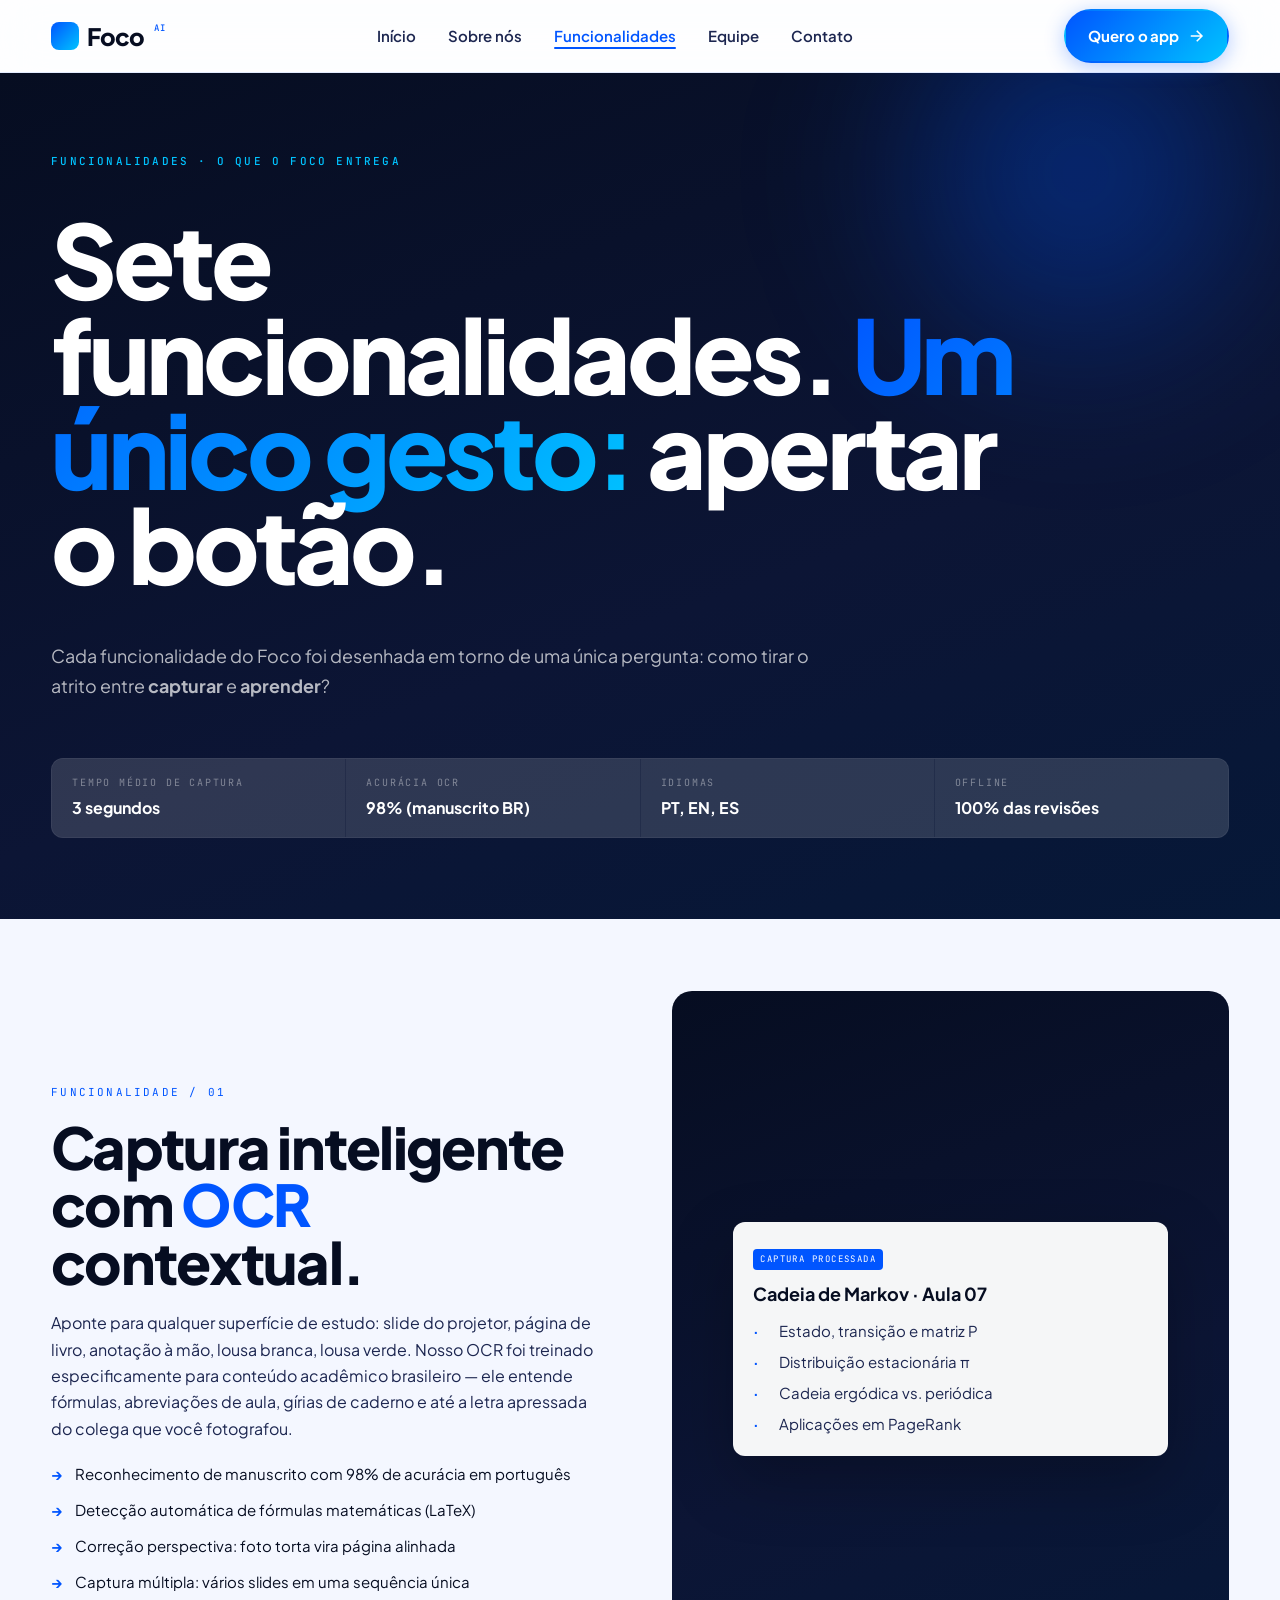
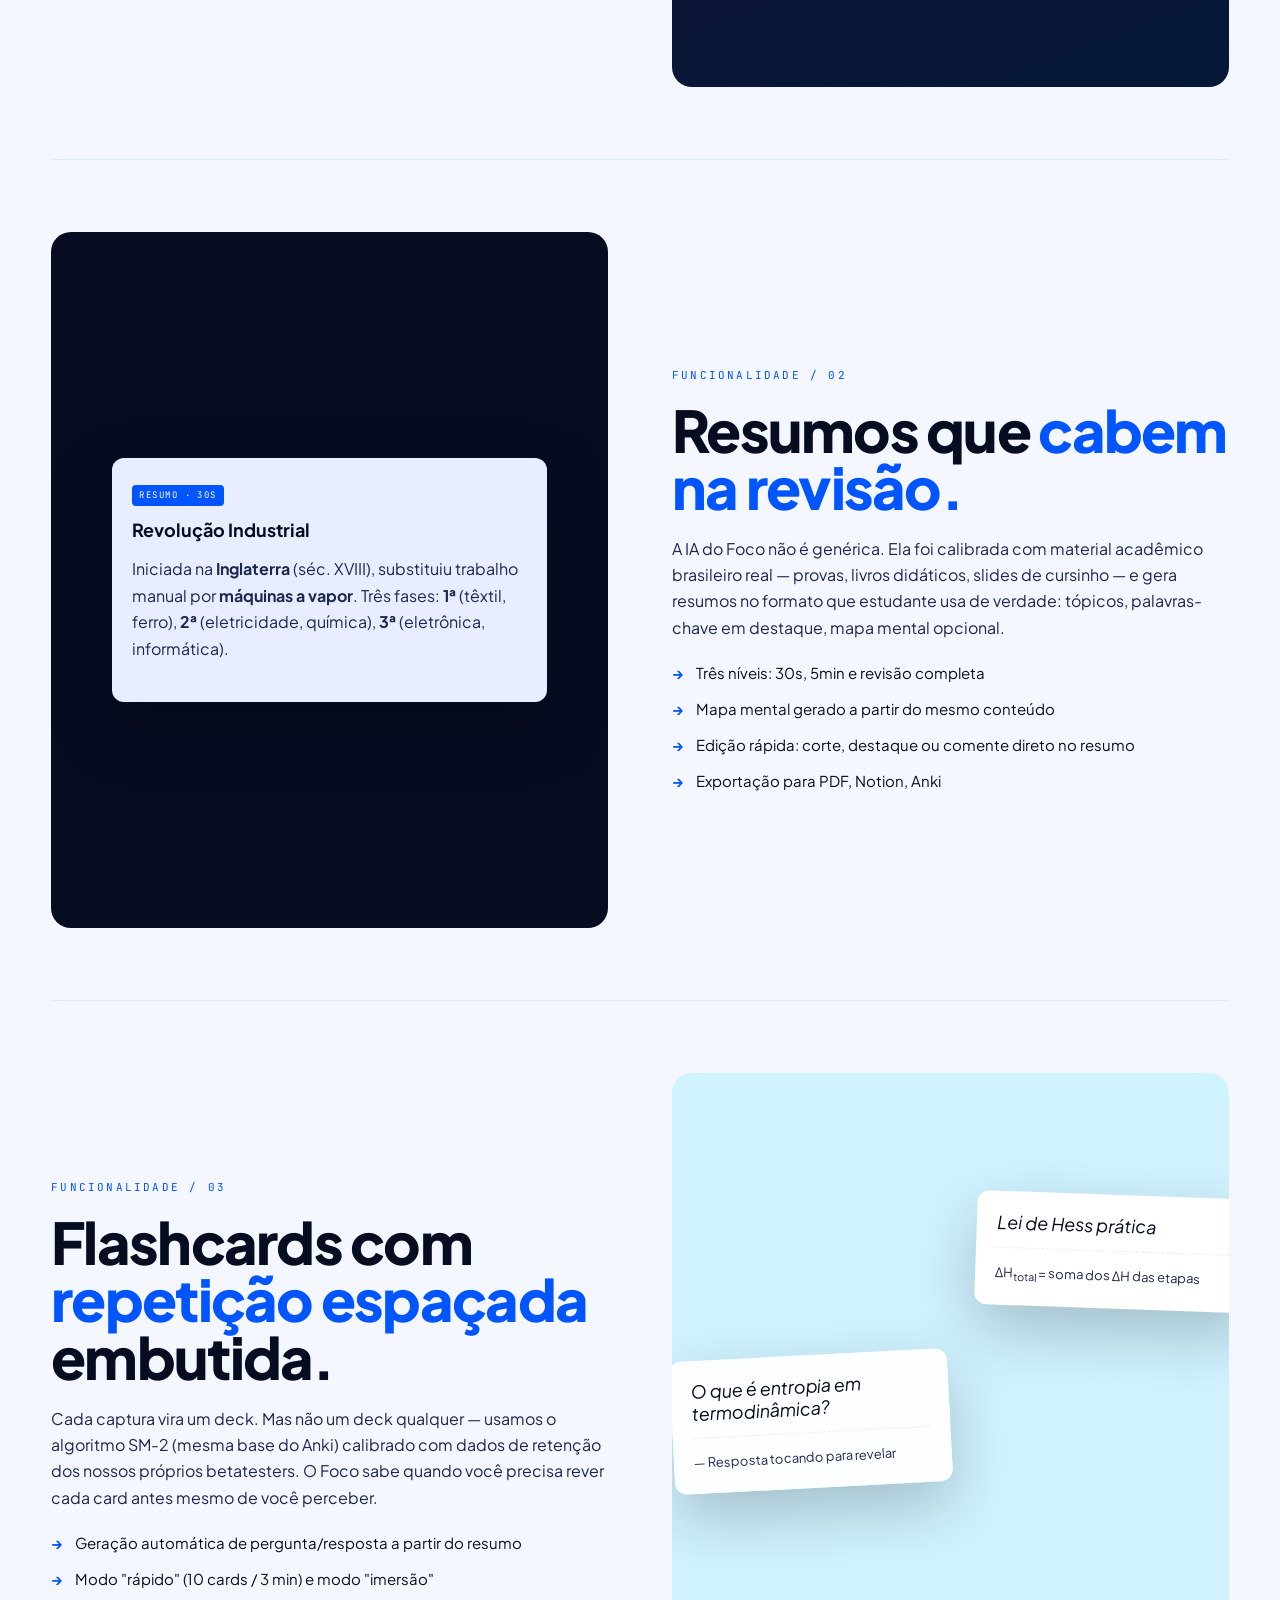
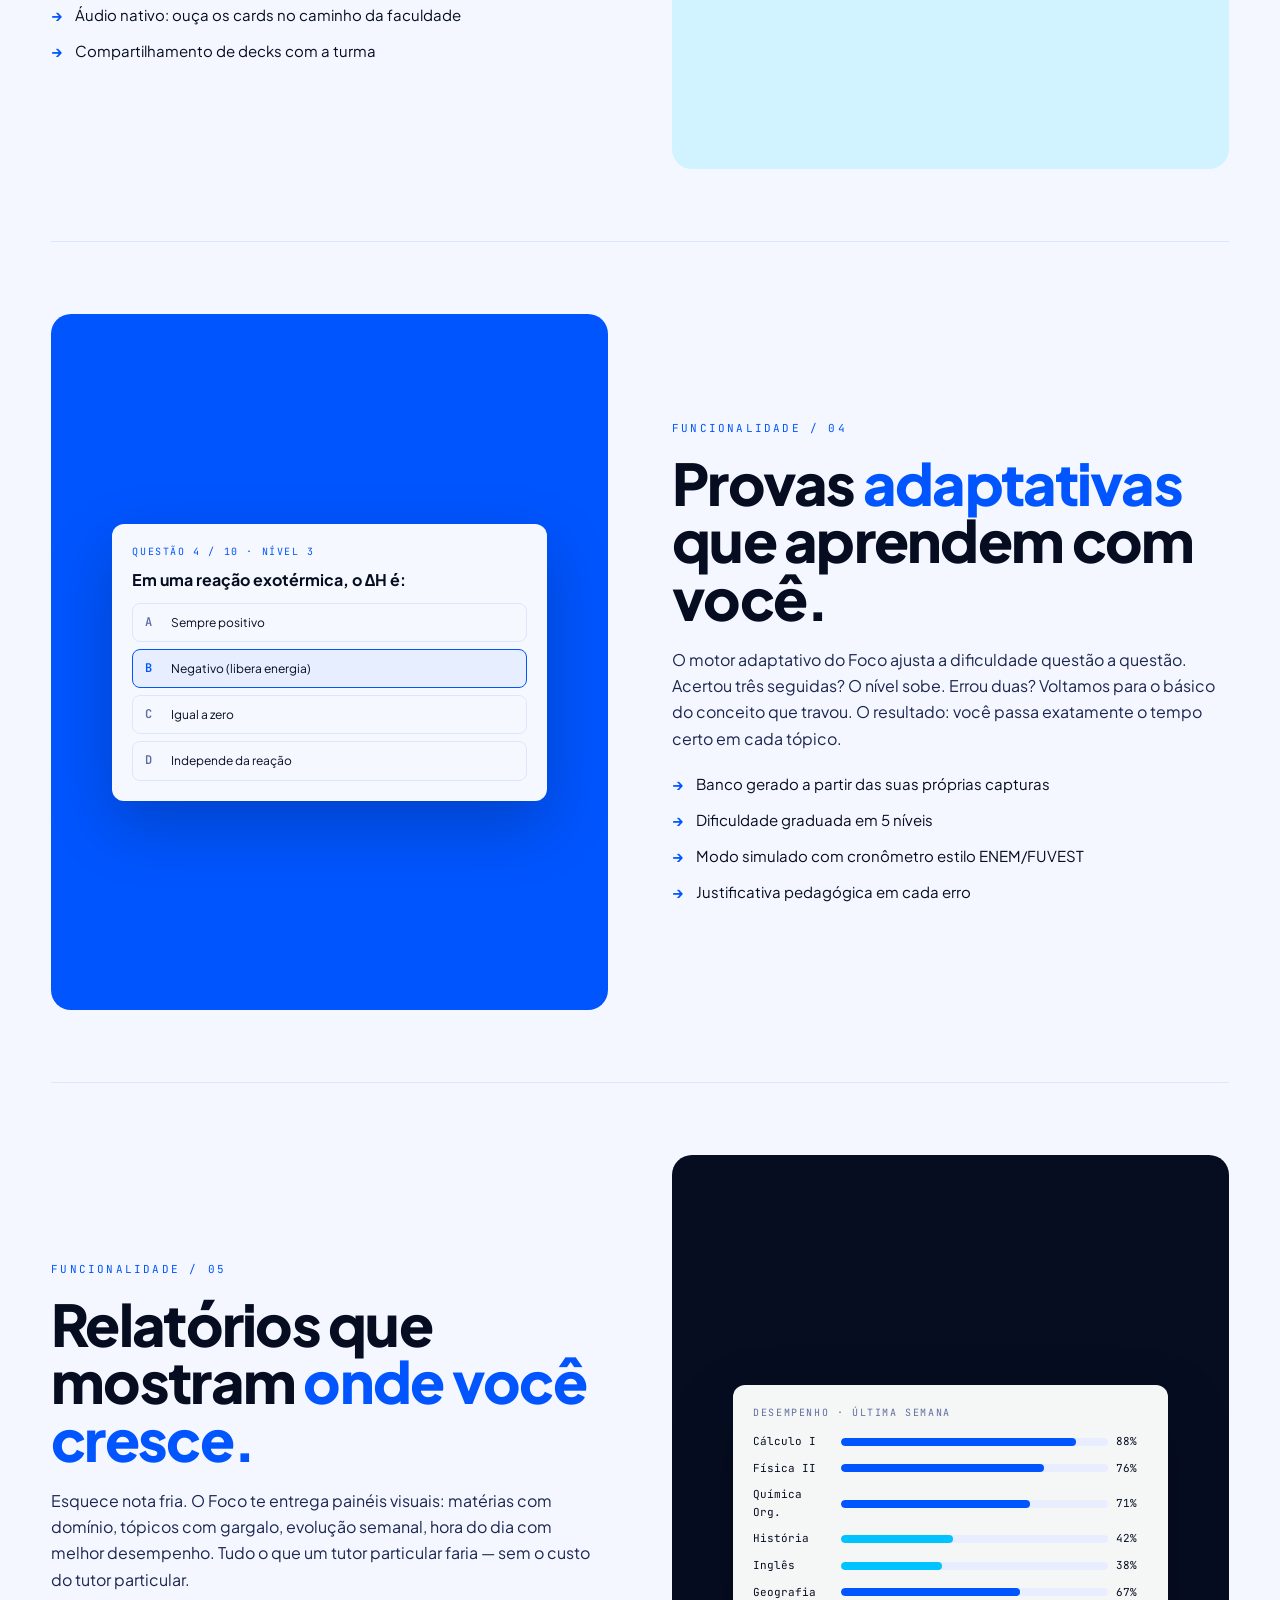
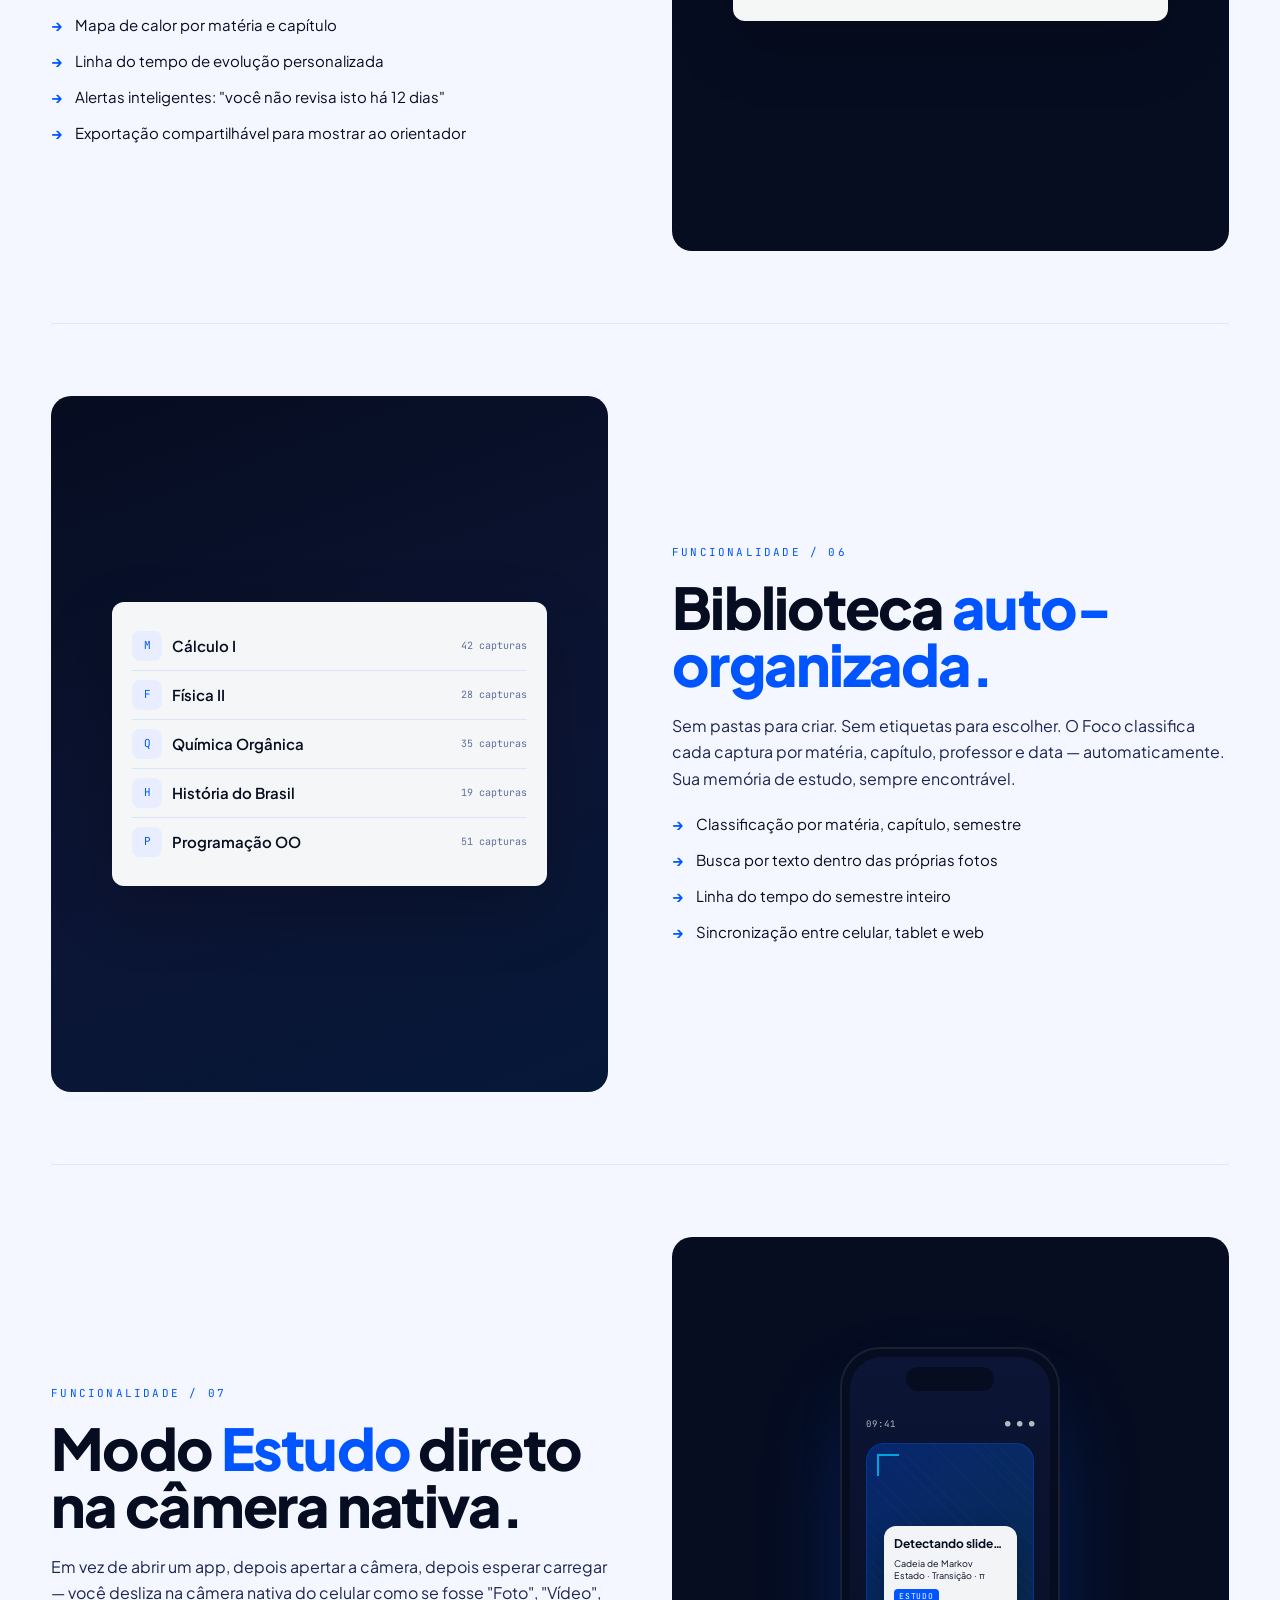
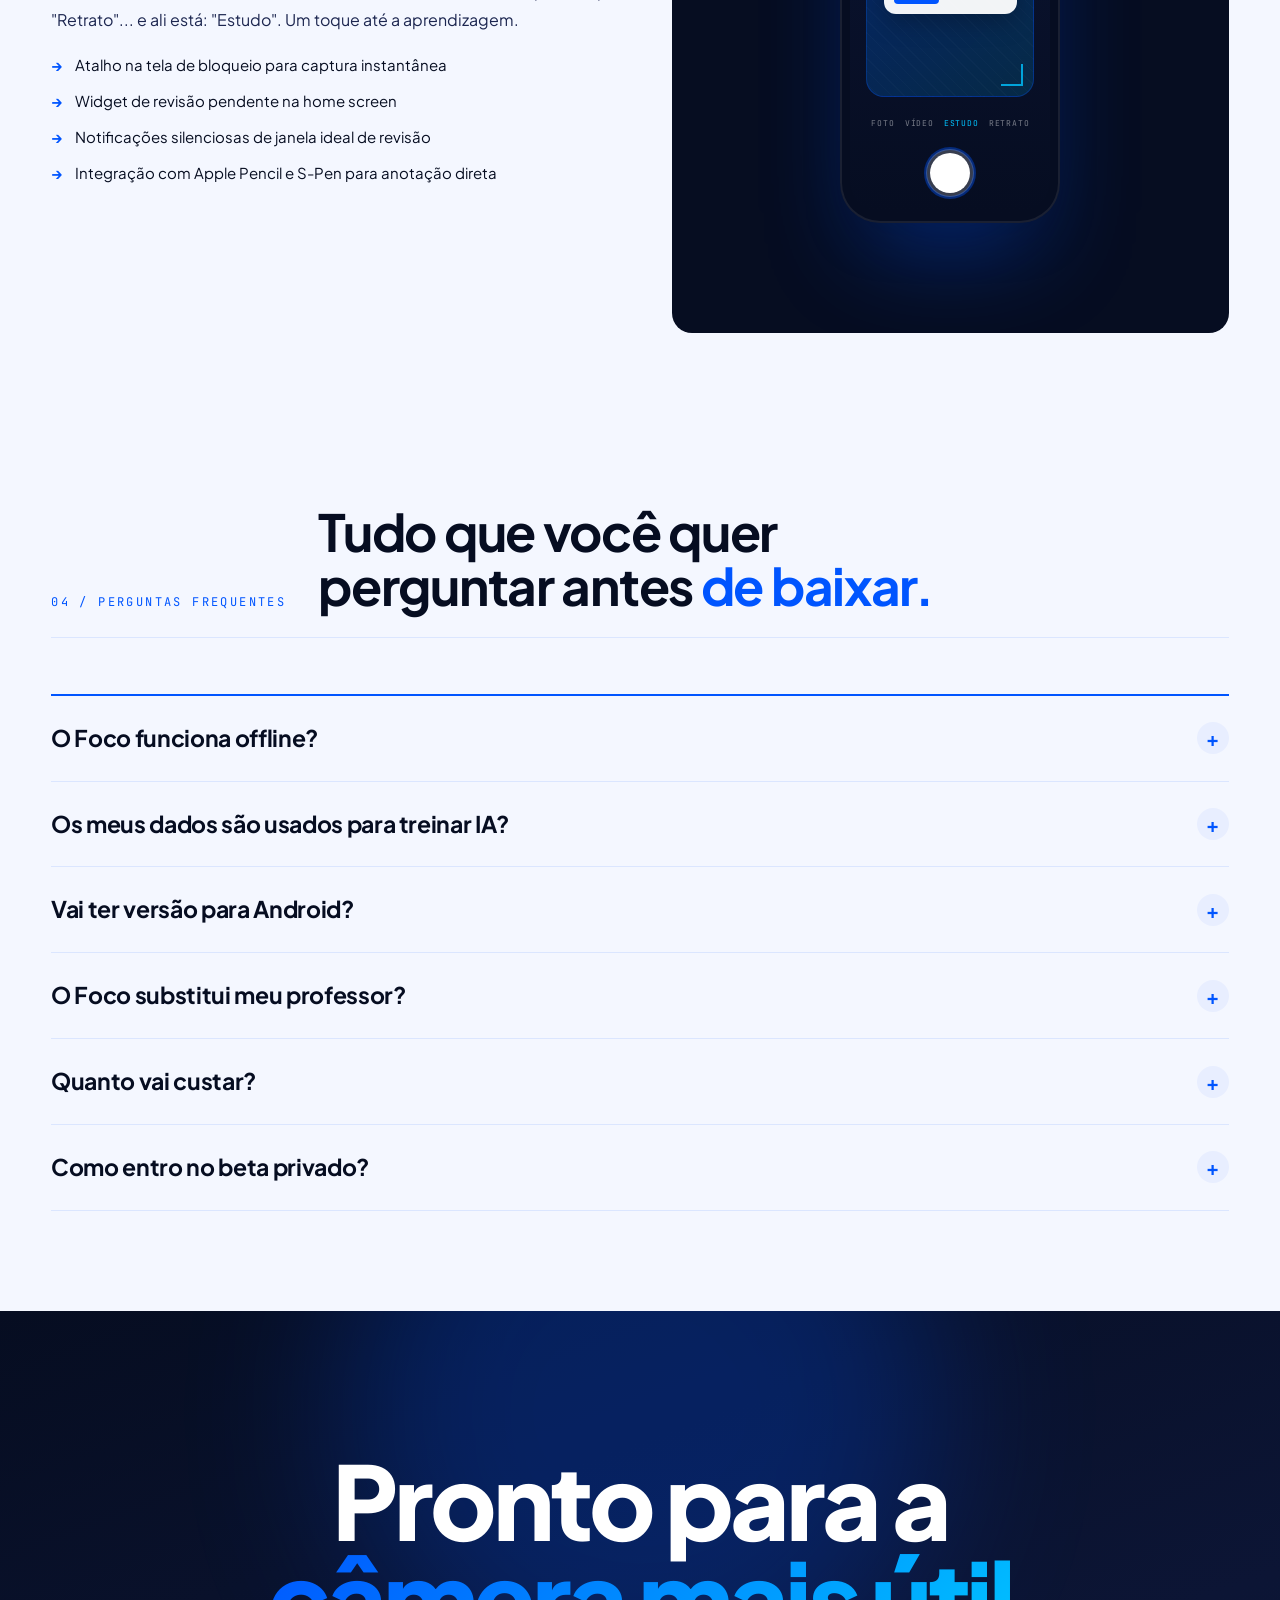
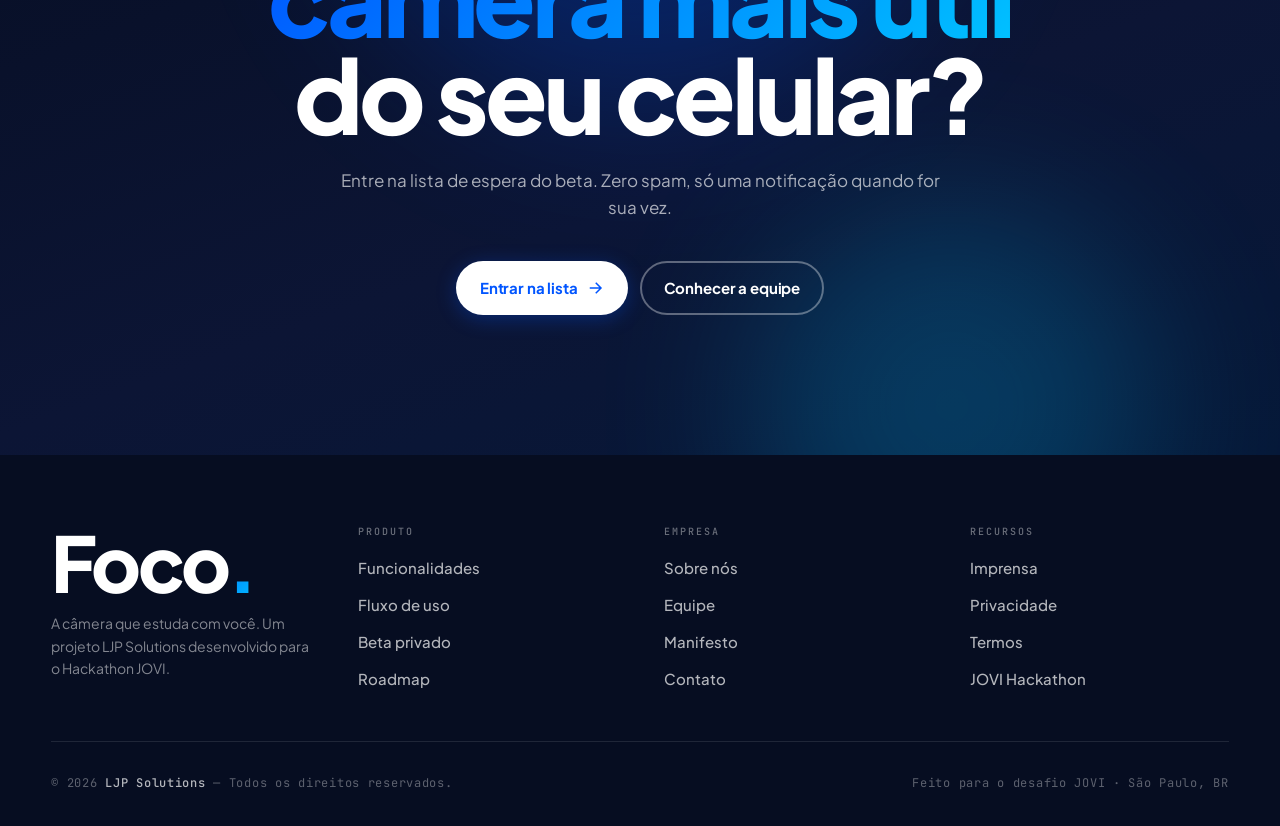
<file: funcionalidades.html>
<!doctype html>
<html lang="pt-BR">
<head>
  <meta charset="UTF-8" />
  <meta name="viewport" content="width=device-width, initial-scale=1.0" />
  <title>Funcionalidades — Foco | LJP Solutions</title>
  <meta name="description" content="Conheça em detalhes as funcionalidades do Foco: OCR, resumos por IA, flashcards, provas adaptativas, relatórios de desempenho e modo Estudo na câmera." />
  <link rel="stylesheet" href="styles.css" />
</head>
<body>

  <!-- Navigation -->
  <header class="nav">
    <div class="nav-inner">
      <a href="index.html" class="brand">
        <span class="brand-mark"></span>
        Foco<sup>AI</sup>
      </a>
      <nav>
        <ul class="nav-links">
          <li><a href="index.html">Início</a></li>
          <li><a href="sobre.html">Sobre nós</a></li>
          <li><a href="funcionalidades.html" class="is-active">Funcionalidades</a></li>
          <li><a href="equipe.html">Equipe</a></li>
          <li><a href="contato.html">Contato</a></li>
        </ul>
      </nav>
      <div class="nav-cta">
        <a href="contato.html" class="btn btn-primary">
          Quero o app
          <span class="btn-arrow">
            <svg viewBox="0 0 24 24" fill="none" stroke="currentColor" stroke-width="2"><path d="M5 12h14M13 5l7 7-7 7"/></svg>
          </span>
        </a>
        <button class="btn-toggle" aria-label="Abrir menu"><span></span></button>
      </div>
    </div>
  </header>

  <!-- Page Hero -->
  <main id="conteudo-principal">
  <section class="page-hero">
    <div class="container">
      <span class="eyebrow">Funcionalidades · O que o Foco entrega</span>
      <h1>Sete funcionalidades. <em>Um único gesto:</em> apertar o botão.</h1>
      <p class="lead">Cada funcionalidade do Foco foi desenhada em torno de uma única pergunta: como tirar o atrito entre <strong>capturar</strong> e <strong>aprender</strong>?</p>
      <dl class="meta">
        <div class="meta-item"><dt>Tempo médio de captura</dt><dd>3 segundos</dd></div>
        <div class="meta-item"><dt>Acurácia OCR</dt><dd>98% (manuscrito BR)</dd></div>
        <div class="meta-item"><dt>Idiomas</dt><dd>PT, EN, ES</dd></div>
        <div class="meta-item"><dt>Offline</dt><dd>100% das revisões</dd></div>
      </dl>
    </div>
  </section>

  <!-- Funcionalidade 01 -->
  <section id="fluxo">
    <div class="container">
      <div class="feat-row reveal">
        <div>
          <span class="feat-num">FUNCIONALIDADE / 01</span>
          <h2>Captura inteligente com <em>OCR</em> contextual.</h2>
          <p>Aponte para qualquer superfície de estudo: slide do projetor, página de livro, anotação à mão, lousa branca, lousa verde. Nosso OCR foi treinado especificamente para conteúdo acadêmico brasileiro — ele entende fórmulas, abreviações de aula, gírias de caderno e até a letra apressada do colega que você fotografou.</p>
          <ul>
            <li>Reconhecimento de manuscrito com 98% de acurácia em português</li>
            <li>Detecção automática de fórmulas matemáticas (LaTeX)</li>
            <li>Correção perspectiva: foto torta vira página alinhada</li>
            <li>Captura múltipla: vários slides em uma sequência única</li>
          </ul>
        </div>
        <div class="feat-visual feat-visual--brand">
          <div class="mock-card">
            <span class="mock-tag">Captura processada</span>
            <div class="mock-title">Cadeia de Markov · Aula 07</div>
            <ul>
              <li>Estado, transição e matriz P</li>
              <li>Distribuição estacionária π</li>
              <li>Cadeia ergódica vs. periódica</li>
              <li>Aplicações em PageRank</li>
            </ul>
          </div>
        </div>
      </div>

      <!-- Funcionalidade 02 -->
      <div class="feat-row reverse reveal">
        <div>
          <span class="feat-num">FUNCIONALIDADE / 02</span>
          <h2>Resumos que <em>cabem na revisão.</em></h2>
          <p>A IA do Foco não é genérica. Ela foi calibrada com material acadêmico brasileiro real — provas, livros didáticos, slides de cursinho — e gera resumos no formato que estudante usa de verdade: tópicos, palavras-chave em destaque, mapa mental opcional.</p>
          <ul>
            <li>Três níveis: 30s, 5min e revisão completa</li>
            <li>Mapa mental gerado a partir do mesmo conteúdo</li>
            <li>Edição rápida: corte, destaque ou comente direto no resumo</li>
            <li>Exportação para PDF, Notion, Anki</li>
          </ul>
        </div>
        <div class="feat-visual feat-visual--ink">
          <div class="mock-card mock-card--light">
            <span class="mock-tag mock-tag--brand">Resumo · 30s</span>
            <div class="mock-title">Revolução Industrial</div>
            <p class="mock-card-text">
              Iniciada na <strong>Inglaterra</strong> (séc. XVIII), substituiu trabalho manual por <strong>máquinas a vapor</strong>. Três fases: <strong>1ª</strong> (têxtil, ferro), <strong>2ª</strong> (eletricidade, química), <strong>3ª</strong> (eletrônica, informática).
            </p>
          </div>
        </div>
      </div>

      <!-- Funcionalidade 03 -->
      <div class="feat-row reveal">
        <div>
          <span class="feat-num">FUNCIONALIDADE / 03</span>
          <h2>Flashcards com <em>repetição espaçada</em> embutida.</h2>
          <p>Cada captura vira um deck. Mas não um deck qualquer — usamos o algoritmo SM-2 (mesma base do Anki) calibrado com dados de retenção dos nossos próprios betatesters. O Foco sabe quando você precisa rever cada card antes mesmo de você perceber.</p>
          <ul>
            <li>Geração automática de pergunta/resposta a partir do resumo</li>
            <li>Modo "rápido" (10 cards / 3 min) e modo "imersão"</li>
            <li>Áudio nativo: ouça os cards no caminho da faculdade</li>
            <li>Compartilhamento de decks com a turma</li>
          </ul>
        </div>
        <div class="feat-visual feat-visual--lime">
          <div class="mock-flash">
            <div class="q">O que é entropia em termodinâmica?</div>
            <div class="a">— Resposta tocando para revelar</div>
          </div>
          <div class="mock-flash">
            <div class="q">Lei de Hess prática</div>
            <div class="a">ΔH<sub>total</sub> = soma dos ΔH das etapas</div>
          </div>
        </div>
      </div>

      <!-- Funcionalidade 04 -->
      <div class="feat-row reverse reveal">
        <div>
          <span class="feat-num">FUNCIONALIDADE / 04</span>
          <h2>Provas <em>adaptativas</em> que aprendem com você.</h2>
          <p>O motor adaptativo do Foco ajusta a dificuldade questão a questão. Acertou três seguidas? O nível sobe. Errou duas? Voltamos para o básico do conceito que travou. O resultado: você passa exatamente o tempo certo em cada tópico.</p>
          <ul>
            <li>Banco gerado a partir das suas próprias capturas</li>
            <li>Dificuldade graduada em 5 níveis</li>
            <li>Modo simulado com cronômetro estilo ENEM/FUVEST</li>
            <li>Justificativa pedagógica em cada erro</li>
          </ul>
        </div>
        <div class="feat-visual feat-visual--accent">
          <div class="mock-quiz">
            <div class="step-tag">Questão 4 / 10 · Nível 3</div>
            <div class="q-text">Em uma reação exotérmica, o ΔH é:</div>
            <div class="options">
              <div class="opt"><span class="letter">A</span> Sempre positivo</div>
              <div class="opt correct"><span class="letter">B</span> Negativo (libera energia)</div>
              <div class="opt"><span class="letter">C</span> Igual a zero</div>
              <div class="opt"><span class="letter">D</span> Independe da reação</div>
            </div>
          </div>
        </div>
      </div>

      <!-- Funcionalidade 05 -->
      <div class="feat-row reveal">
        <div>
          <span class="feat-num">FUNCIONALIDADE / 05</span>
          <h2>Relatórios que mostram <em>onde você cresce.</em></h2>
          <p>Esquece nota fria. O Foco te entrega painéis visuais: matérias com domínio, tópicos com gargalo, evolução semanal, hora do dia com melhor desempenho. Tudo o que um tutor particular faria — sem o custo do tutor particular.</p>
          <ul>
            <li>Mapa de calor por matéria e capítulo</li>
            <li>Linha do tempo de evolução personalizada</li>
            <li>Alertas inteligentes: "você não revisa isto há 12 dias"</li>
            <li>Exportação compartilhável para mostrar ao orientador</li>
          </ul>
        </div>
        <div class="feat-visual feat-visual--ink">
          <div class="mock-chart">
            <div class="ct-title">Desempenho · Última semana</div>
            <div class="bars">
              <div class="bar-row ok"><span>Cálculo I</span><div class="bar"><i data-w="88"></i></div><span>88%</span></div>
              <div class="bar-row ok"><span>Física II</span><div class="bar"><i data-w="76"></i></div><span>76%</span></div>
              <div class="bar-row ok"><span>Química Org.</span><div class="bar"><i data-w="71"></i></div><span>71%</span></div>
              <div class="bar-row warn"><span>História</span><div class="bar"><i data-w="42"></i></div><span>42%</span></div>
              <div class="bar-row warn"><span>Inglês</span><div class="bar"><i data-w="38"></i></div><span>38%</span></div>
              <div class="bar-row ok"><span>Geografia</span><div class="bar"><i data-w="67"></i></div><span>67%</span></div>
            </div>
          </div>
        </div>
      </div>

      <!-- Funcionalidade 06 -->
      <div class="feat-row reverse reveal">
        <div>
          <span class="feat-num">FUNCIONALIDADE / 06</span>
          <h2>Biblioteca <em>auto-organizada.</em></h2>
          <p>Sem pastas para criar. Sem etiquetas para escolher. O Foco classifica cada captura por matéria, capítulo, professor e data — automaticamente. Sua memória de estudo, sempre encontrável.</p>
          <ul>
            <li>Classificação por matéria, capítulo, semestre</li>
            <li>Busca por texto dentro das próprias fotos</li>
            <li>Linha do tempo do semestre inteiro</li>
            <li>Sincronização entre celular, tablet e web</li>
          </ul>
        </div>
        <div class="feat-visual feat-visual--brand">
          <div class="mock-folder">
            <div class="row">
              <div class="icon">M</div>
              <div class="label-text">Cálculo I</div>
              <div class="count">42 capturas</div>
            </div>
            <div class="row">
              <div class="icon">F</div>
              <div class="label-text">Física II</div>
              <div class="count">28 capturas</div>
            </div>
            <div class="row">
              <div class="icon">Q</div>
              <div class="label-text">Química Orgânica</div>
              <div class="count">35 capturas</div>
            </div>
            <div class="row">
              <div class="icon">H</div>
              <div class="label-text">História do Brasil</div>
              <div class="count">19 capturas</div>
            </div>
            <div class="row">
              <div class="icon">P</div>
              <div class="label-text">Programação OO</div>
              <div class="count">51 capturas</div>
            </div>
          </div>
        </div>
      </div>

      <!-- Funcionalidade 07 -->
      <div class="feat-row reveal">
        <div>
          <span class="feat-num">FUNCIONALIDADE / 07</span>
          <h2>Modo <em>Estudo</em> direto na câmera nativa.</h2>
          <p>Em vez de abrir um app, depois apertar a câmera, depois esperar carregar — você desliza na câmera nativa do celular como se fosse "Foto", "Vídeo", "Retrato"... e ali está: "Estudo". Um toque até a aprendizagem.</p>
          <ul>
            <li>Atalho na tela de bloqueio para captura instantânea</li>
            <li>Widget de revisão pendente na home screen</li>
            <li>Notificações silenciosas de janela ideal de revisão</li>
            <li>Integração com Apple Pencil e S-Pen para anotação direta</li>
          </ul>
        </div>
        <div class="feat-visual feat-visual--dark">
          <div class="phone-frame phone-frame--sm">
            <div class="phone-notch"></div>
            <div class="phone-screen">
              <div class="phone-ui">
                <div class="phone-ui-bar">
                  <span>09:41</span>
                  <span>● ● ●</span>
                </div>
                <div class="phone-viewfinder">
                  <div class="phone-scan-card phone-scan-card--sm">
                    <strong class="strong-sm">Detectando slide…</strong>
                    Cadeia de Markov<br/>Estado · Transição · π
                    <span class="tag">Estudo</span>
                  </div>
                </div>
                <div class="phone-tab-bar">
                  <span>Foto</span>
                  <span>Vídeo</span>
                  <span class="active">Estudo</span>
                  <span>Retrato</span>
                </div>
                <div class="phone-shutter"></div>
              </div>
            </div>
          </div>
        </div>
      </div>
    </div>
  </section>

  <!-- FAQ -->
  <section class="section">
    <div class="container">
      <div class="section-head reveal">
        <span class="num">04 / Perguntas frequentes</span>
        <h2 class="h2">Tudo que você quer<br/>perguntar antes <em class="em-brand-italic">de baixar.</em></h2>
      </div>

      <div class="faq reveal">
        <div class="faq-item">
          <button class="faq-q">
            <span>O Foco funciona offline?</span>
            <span class="toggle">+</span>
          </button>
          <div class="faq-a"><div class="faq-a-inner">Sim. As revisões, flashcards e exercícios funcionam 100% offline depois da primeira captura. A geração inicial de resumo precisa de internet (uma vez), mas tudo o que vem depois pode ser usado no metrô, na sala sem sinal ou no avião.</div></div>
        </div>
        <div class="faq-item">
          <button class="faq-q">
            <span>Os meus dados são usados para treinar IA?</span>
            <span class="toggle">+</span>
          </button>
          <div class="faq-a"><div class="faq-a-inner">Não. Suas anotações, fotos e resumos são seus. Não usamos seu material para treinar modelos próprios nem repassamos para terceiros. O processamento acontece em servidores criptografados e você pode apagar tudo a qualquer momento.</div></div>
        </div>
        <div class="faq-item">
          <button class="faq-q">
            <span>Vai ter versão para Android?</span>
            <span class="toggle">+</span>
          </button>
          <div class="faq-a"><div class="faq-a-inner">Sim. O lançamento será simultâneo iOS e Android. Estamos no beta privado em ambas as plataformas, com paridade total de funcionalidades.</div></div>
        </div>
        <div class="faq-item">
          <button class="faq-q">
            <span>O Foco substitui meu professor?</span>
            <span class="toggle">+</span>
          </button>
          <div class="faq-a"><div class="faq-a-inner">Não. O Foco potencializa quem você já é como estudante. O professor explica, você captura, o Foco organiza. A combinação humana + IA é onde a mágica acontece — não em substituições.</div></div>
        </div>
        <div class="faq-item">
          <button class="faq-q">
            <span>Quanto vai custar?</span>
            <span class="toggle">+</span>
          </button>
          <div class="faq-a"><div class="faq-a-inner">O plano gratuito permite até 30 capturas por mês com todas as funcionalidades. O plano Pro (R$ 19,90/mês) libera capturas ilimitadas, exportações premium e relatórios avançados. Estudantes universitários têm 50% de desconto comprovado.</div></div>
        </div>
        <div class="faq-item">
          <button class="faq-q">
            <span>Como entro no beta privado?</span>
            <span class="toggle">+</span>
          </button>
          <div class="faq-a"><div class="faq-a-inner">Vá até a página de Contato, deixe seus dados e conte um pouco sobre seu curso. Estamos abrindo lotes semanais de 100 estudantes — priorizamos diversidade de instituições e cursos para coletar feedback rico.</div></div>
        </div>
      </div>
    </div>
  </section>

  <!-- CTA -->
  <section class="cta">
    <div class="container">
      <h2>Pronto para a<br/><em>câmera mais útil</em><br/>do seu celular?</h2>
      <p>Entre na lista de espera do beta. Zero spam, só uma notificação quando for sua vez.</p>
      <div class="cta-btns">
        <a href="contato.html" class="btn btn-primary">
          Entrar na lista
          <span class="btn-arrow">
            <svg viewBox="0 0 24 24" fill="none" stroke="currentColor" stroke-width="2"><path d="M5 12h14M13 5l7 7-7 7"/></svg>
          </span>
        </a>
        <a href="equipe.html" class="btn btn-ghost">Conhecer a equipe</a>
      </div>
    </div>
  </section>

  <!-- Footer -->
  </main><!-- /main -->
  <footer>
    <div class="container">
      <div class="footer-grid">
        <div>
          <div class="footer-brand">Foco<em>.</em></div>
          <p class="footer-tagline">A câmera que estuda com você. Um projeto LJP Solutions desenvolvido para o Hackathon JOVI.</p>
        </div>
        <div>
          <h4>Produto</h4>
          <ul>
            <li><a href="funcionalidades.html">Funcionalidades</a></li>
            <li><a href="funcionalidades.html#fluxo">Fluxo de uso</a></li>
            <li><a href="contato.html">Beta privado</a></li>
            <li><a href="#">Roadmap</a></li>
          </ul>
        </div>
        <div>
          <h4>Empresa</h4>
          <ul>
            <li><a href="sobre.html">Sobre nós</a></li>
            <li><a href="equipe.html">Equipe</a></li>
            <li><a href="sobre.html#manifesto">Manifesto</a></li>
            <li><a href="contato.html">Contato</a></li>
          </ul>
        </div>
        <div>
          <h4>Recursos</h4>
          <ul>
            <li><a href="#">Imprensa</a></li>
            <li><a href="#">Privacidade</a></li>
            <li><a href="#">Termos</a></li>
            <li><a href="#">JOVI Hackathon</a></li>
          </ul>
        </div>
      </div>
      <div class="footer-bottom">
        <span>© 2026 <span class="ljp">LJP Solutions</span> — Todos os direitos reservados.</span>
        <span>Feito para o desafio JOVI · São Paulo, BR</span>
      </div>
    </div>
  </footer>

  <script src="script.js"></script>
</body>
</html>
</file>
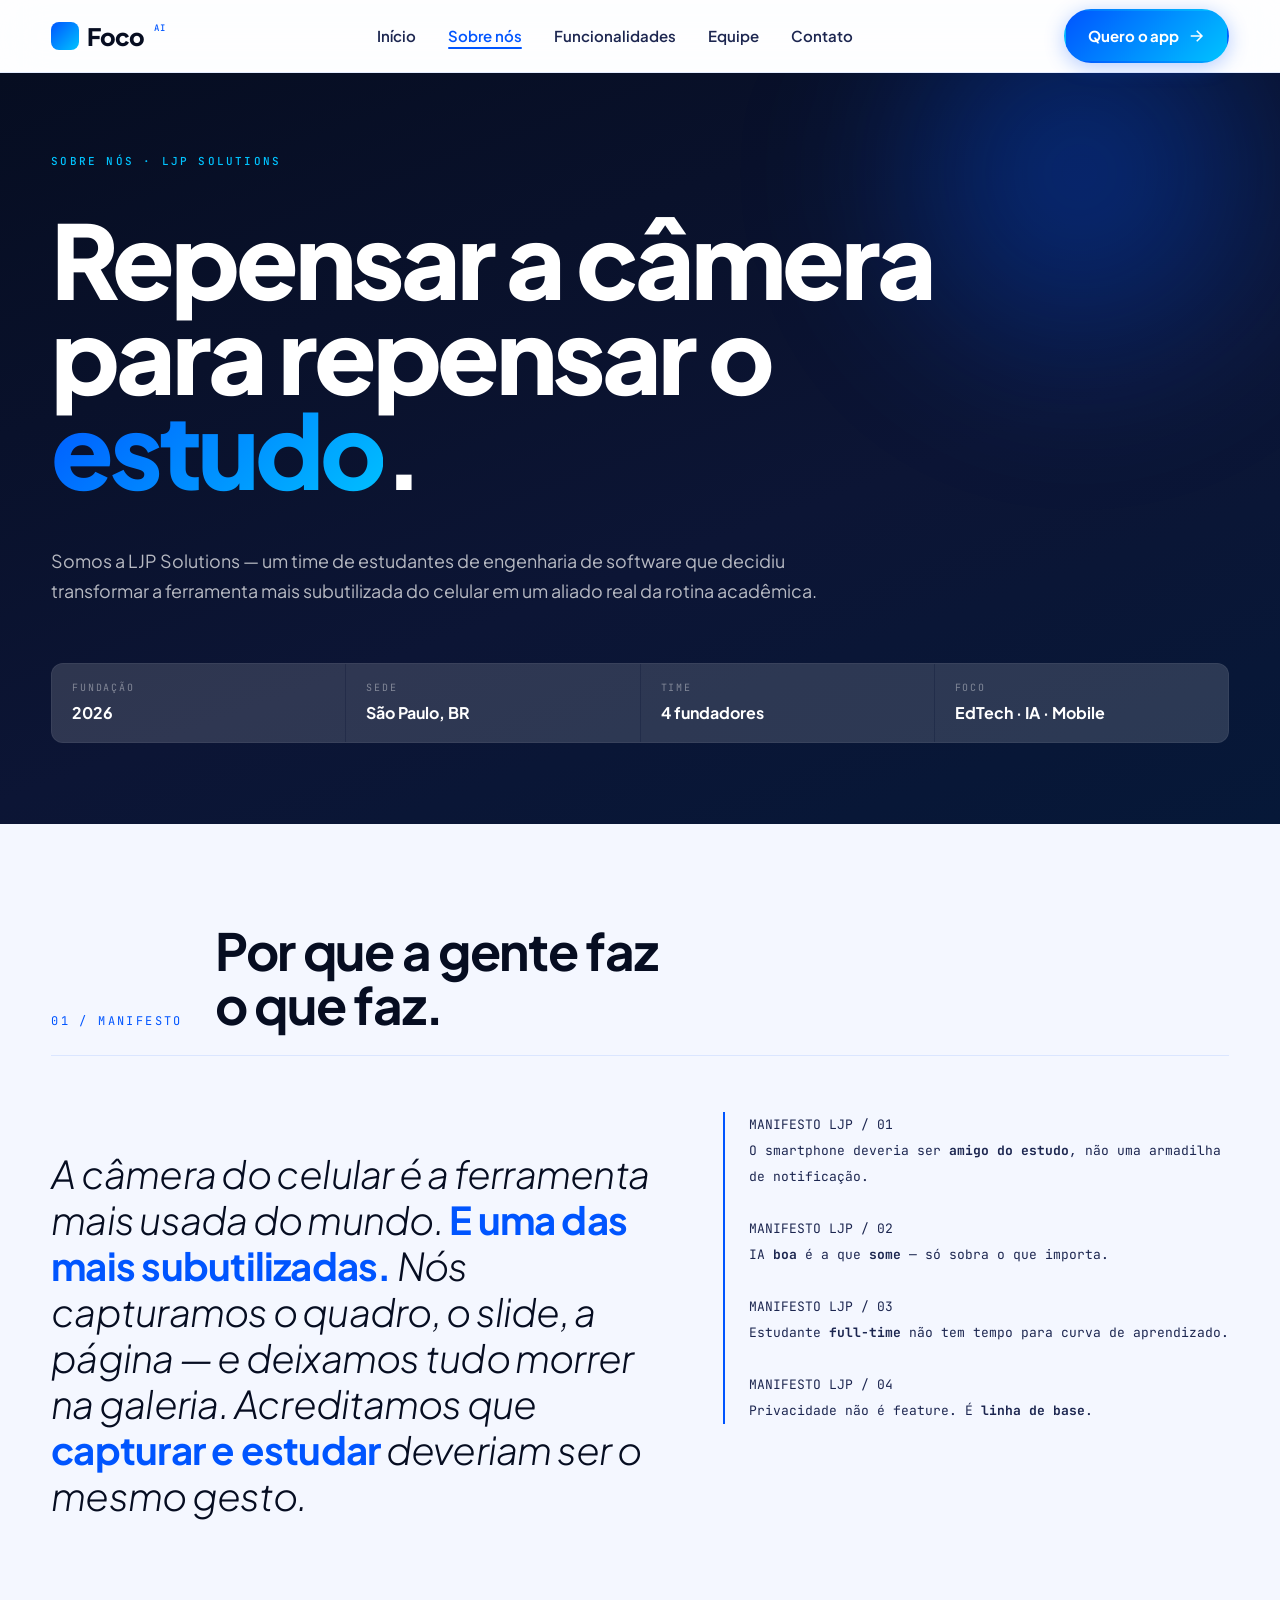
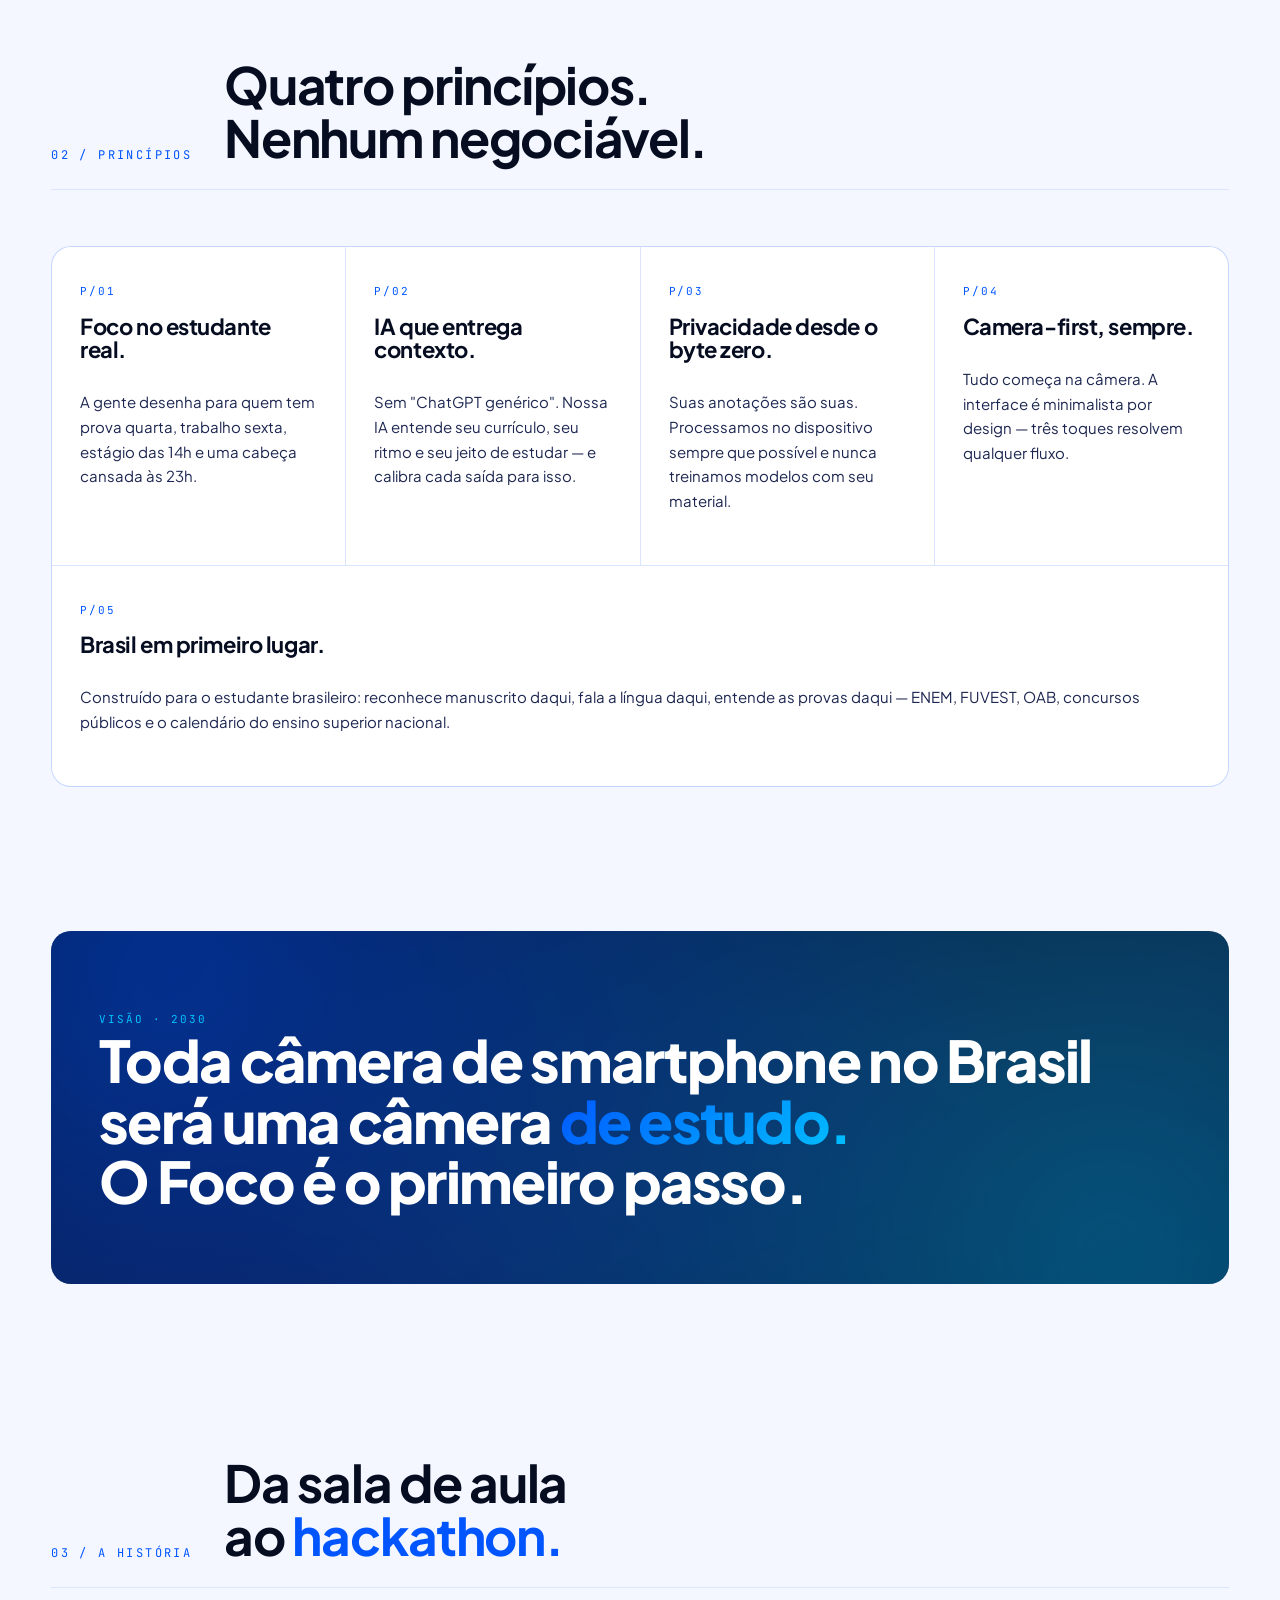
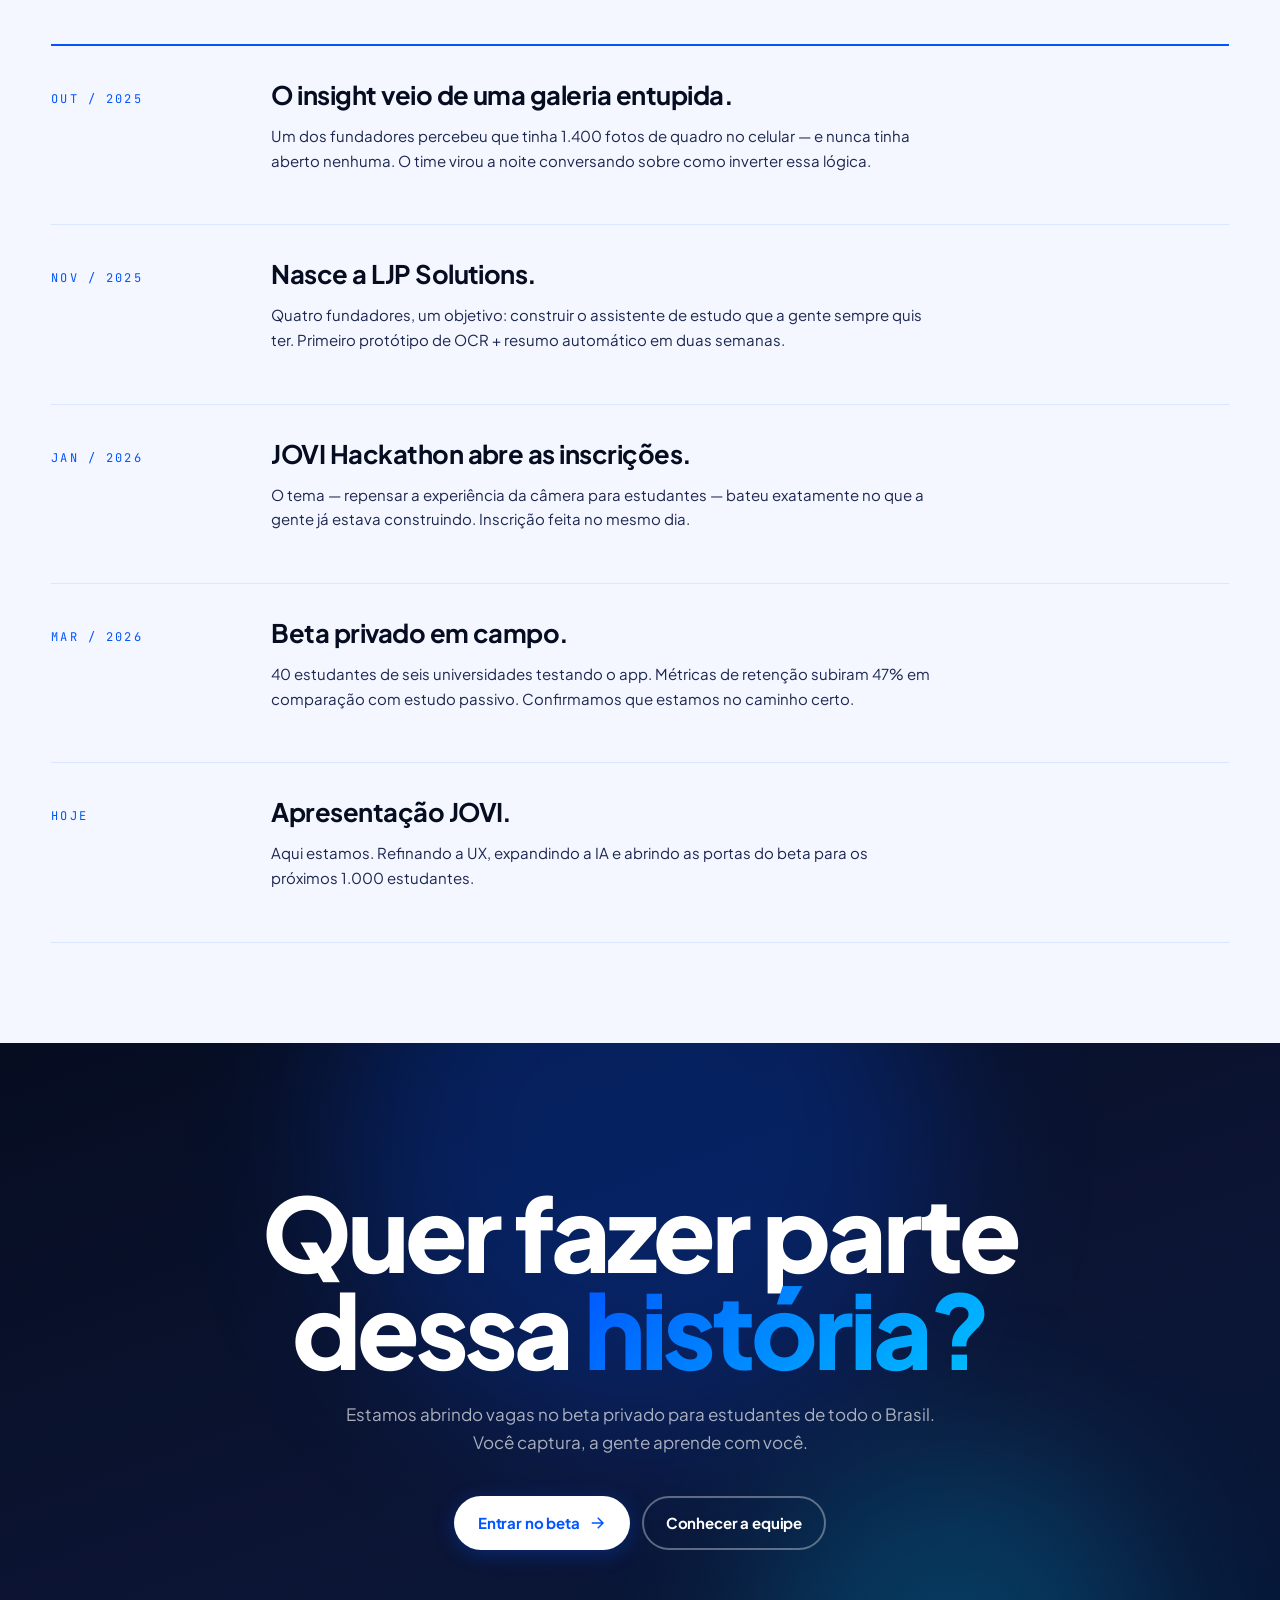
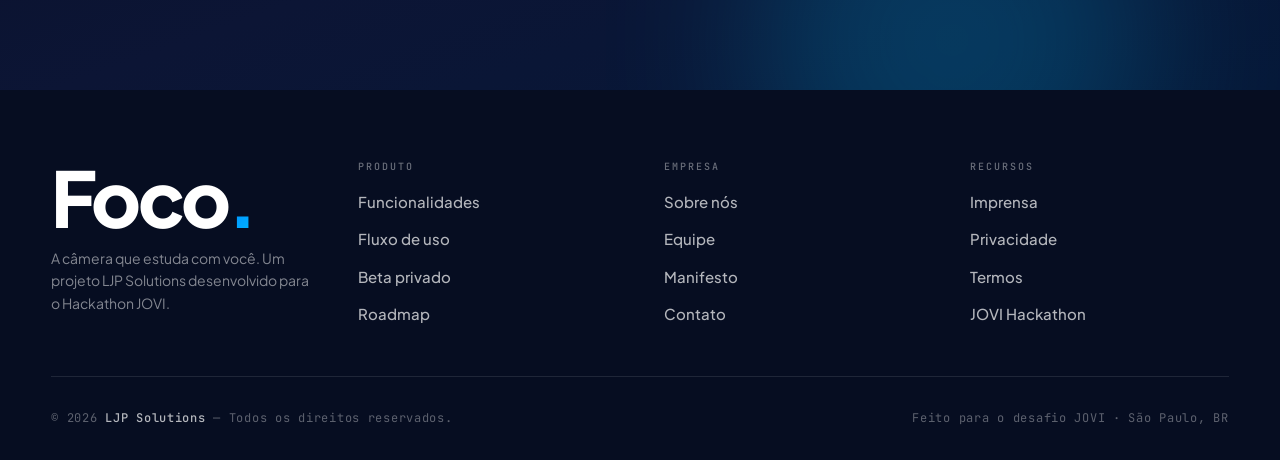
<file: sobre.html>
<!doctype html>
<html lang="pt-BR">
<head>
  <meta charset="UTF-8" />
  <meta name="viewport" content="width=device-width, initial-scale=1.0" />
  <title>Sobre nós — Foco | LJP Solutions</title>
  <meta name="description" content="Conheça a história, o manifesto e os valores por trás da LJP Solutions e do Foco — um projeto criado para o Hackathon JOVI." />
  <link rel="stylesheet" href="styles.css" />
</head>
<body>

  <!-- Navigation -->
  <header class="nav">
    <div class="nav-inner">
      <a href="index.html" class="brand">
        <span class="brand-mark"></span>
        Foco<sup>AI</sup>
      </a>
      <nav>
        <ul class="nav-links">
          <li><a href="index.html">Início</a></li>
          <li><a href="sobre.html" class="is-active">Sobre nós</a></li>
          <li><a href="funcionalidades.html">Funcionalidades</a></li>
          <li><a href="equipe.html">Equipe</a></li>
          <li><a href="contato.html">Contato</a></li>
        </ul>
      </nav>
      <div class="nav-cta">
        <a href="contato.html" class="btn btn-primary">
          Quero o app
          <span class="btn-arrow">
            <svg viewBox="0 0 24 24" fill="none" stroke="currentColor" stroke-width="2"><path d="M5 12h14M13 5l7 7-7 7"/></svg>
          </span>
        </a>
        <button class="btn-toggle" aria-label="Abrir menu"><span></span></button>
      </div>
    </div>
  </header>

  <main id="conteudo-principal">
  <!-- Page Hero -->
  <section class="page-hero">
    <div class="container">
      <span class="eyebrow">Sobre nós · LJP Solutions</span>
      <h1>Repensar a câmera para repensar o <em>estudo</em>.</h1>
      <p class="lead">Somos a LJP Solutions — um time de estudantes de engenharia de software que decidiu transformar a ferramenta mais subutilizada do celular em um aliado real da rotina acadêmica.</p>
      <dl class="meta">
        <div class="meta-item"><dt>Fundação</dt><dd>2026</dd></div>
        <div class="meta-item"><dt>Sede</dt><dd>São Paulo, BR</dd></div>
        <div class="meta-item"><dt>Time</dt><dd>4 fundadores</dd></div>
        <div class="meta-item"><dt>Foco</dt><dd>EdTech · IA · Mobile</dd></div>
      </dl>
    </div>
  </section>

  <!-- Manifesto -->
  <section class="section" id="manifesto" aria-label="Manifesto LJP Solutions">
    <div class="container">
      <div class="section-head reveal">
        <span class="num">01 / Manifesto</span>
        <h2 class="h2">Por que a gente faz<br/>o que faz.</h2>
      </div>

      <div class="grid-manifesto reveal">
        <p class="manifesto">
          A câmera do celular é a ferramenta mais usada do mundo. <em>E uma das mais subutilizadas.</em> Nós capturamos o quadro, o slide, a página — e deixamos tudo morrer na galeria. Acreditamos que <em>capturar e estudar</em> deveriam ser o mesmo gesto.
        </p>
        <div class="manifesto-aside">
          MANIFESTO LJP / 01<br/>
          O smartphone deveria ser <strong>amigo do estudo</strong>, não uma armadilha de notificação.<br/><br/>
          MANIFESTO LJP / 02<br/>
          IA <strong>boa</strong> é a que <strong>some</strong> — só sobra o que importa.<br/><br/>
          MANIFESTO LJP / 03<br/>
          Estudante <strong>full-time</strong> não tem tempo para curva de aprendizado.<br/><br/>
          MANIFESTO LJP / 04<br/>
          Privacidade não é feature. É <strong>linha de base</strong>.
        </div>
      </div>
    </div>
  </section>

  <!-- Values -->
  <section class="section section-sm section--no-pad-top">
    <div class="container">
      <div class="section-head reveal">
        <span class="num">02 / Princípios</span>
        <h2 class="h2">Quatro princípios.<br/>Nenhum negociável.</h2>
      </div>

      <div class="values reveal">
        <article class="value">
          <span class="v-num">P/01</span>
          <h3>Foco no estudante real.</h3>
          <p>A gente desenha para quem tem prova quarta, trabalho sexta, estágio das 14h e uma cabeça cansada às 23h.</p>
        </article>
        <article class="value">
          <span class="v-num">P/02</span>
          <h3>IA que entrega contexto.</h3>
          <p>Sem "ChatGPT genérico". Nossa IA entende seu currículo, seu ritmo e seu jeito de estudar — e calibra cada saída para isso.</p>
        </article>
        <article class="value">
          <span class="v-num">P/03</span>
          <h3>Privacidade desde o byte zero.</h3>
          <p>Suas anotações são suas. Processamos no dispositivo sempre que possível e nunca treinamos modelos com seu material.</p>
        </article>
        <article class="value">
          <span class="v-num">P/04</span>
          <h3>Camera-first, sempre.</h3>
          <p>Tudo começa na câmera. A interface é minimalista por design — três toques resolvem qualquer fluxo.</p>
        </article>
        <div class="value">
          <span class="v-num">P/05</span>
          <h3>Brasil em primeiro lugar.</h3>
          <p>Construído para o estudante brasileiro: reconhece manuscrito daqui, fala a língua daqui, entende as provas daqui — ENEM, FUVEST, OAB, concursos públicos e o calendário do ensino superior nacional.</p>
        </div>
      </div>
    </div>
  </section>

  <!-- About image / Visão -->
  <section class="section-sm">
    <div class="container">
      <div class="about-image reveal">
        <span class="label">Visão · 2030</span>
        <h3>Toda câmera de smartphone no Brasil será uma câmera <em>de estudo.</em><br/>O Foco é o primeiro passo.</h3>
      </div>
    </div>
  </section>

  <!-- Story timeline -->
  <section class="section">
    <div class="container">
      <div class="section-head reveal">
        <span class="num">03 / A história</span>
        <h2 class="h2">Da sala de aula<br/>ao <em class="em-brand-italic">hackathon.</em></h2>
      </div>

      <div class="timeline reveal">
        <div class="timeline-row">
          <div class="when">Out / 2025</div>
          <div class="what">
            <h3>O insight veio de uma galeria entupida.</h3>
            <p>Um dos fundadores percebeu que tinha 1.400 fotos de quadro no celular — e nunca tinha aberto nenhuma. O time virou a noite conversando sobre como inverter essa lógica.</p>
          </div>
        </div>
        <div class="timeline-row">
          <div class="when">Nov / 2025</div>
          <div class="what">
            <h3>Nasce a LJP Solutions.</h3>
            <p>Quatro fundadores, um objetivo: construir o assistente de estudo que a gente sempre quis ter. Primeiro protótipo de OCR + resumo automático em duas semanas.</p>
          </div>
        </div>
        <div class="timeline-row">
          <div class="when">Jan / 2026</div>
          <div class="what">
            <h3>JOVI Hackathon abre as inscrições.</h3>
            <p>O tema — repensar a experiência da câmera para estudantes — bateu exatamente no que a gente já estava construindo. Inscrição feita no mesmo dia.</p>
          </div>
        </div>
        <div class="timeline-row">
          <div class="when">Mar / 2026</div>
          <div class="what">
            <h3>Beta privado em campo.</h3>
            <p>40 estudantes de seis universidades testando o app. Métricas de retenção subiram 47% em comparação com estudo passivo. Confirmamos que estamos no caminho certo.</p>
          </div>
        </div>
        <div class="timeline-row">
          <div class="when">Hoje</div>
          <div class="what">
            <h3>Apresentação JOVI.</h3>
            <p>Aqui estamos. Refinando a UX, expandindo a IA e abrindo as portas do beta para os próximos 1.000 estudantes.</p>
          </div>
        </div>
      </div>
    </div>
  </section>

  <!-- CTA -->
  <section class="cta">
    <div class="container">
      <h2>Quer fazer parte<br/>dessa <em>história?</em></h2>
      <p>Estamos abrindo vagas no beta privado para estudantes de todo o Brasil. Você captura, a gente aprende com você.</p>
      <div class="cta-btns">
        <a href="contato.html" class="btn btn-primary">
          Entrar no beta
          <span class="btn-arrow">
            <svg viewBox="0 0 24 24" fill="none" stroke="currentColor" stroke-width="2"><path d="M5 12h14M13 5l7 7-7 7"/></svg>
          </span>
        </a>
        <a href="equipe.html" class="btn btn-ghost">Conhecer a equipe</a>
      </div>
    </div>
  </section>

  </main>

  <!-- Footer -->
  <footer>
    <div class="container">
      <div class="footer-grid">
        <div>
          <div class="footer-brand">Foco<em>.</em></div>
          <p class="footer-tagline">A câmera que estuda com você. Um projeto LJP Solutions desenvolvido para o Hackathon JOVI.</p>
        </div>
        <div>
          <h4>Produto</h4>
          <ul>
            <li><a href="funcionalidades.html">Funcionalidades</a></li>
            <li><a href="funcionalidades.html#fluxo">Fluxo de uso</a></li>
            <li><a href="contato.html">Beta privado</a></li>
            <li><a href="#">Roadmap</a></li>
          </ul>
        </div>
        <div>
          <h4>Empresa</h4>
          <ul>
            <li><a href="sobre.html">Sobre nós</a></li>
            <li><a href="equipe.html">Equipe</a></li>
            <li><a href="sobre.html#manifesto">Manifesto</a></li>
            <li><a href="contato.html">Contato</a></li>
          </ul>
        </div>
        <div>
          <h4>Recursos</h4>
          <ul>
            <li><a href="#">Imprensa</a></li>
            <li><a href="#">Privacidade</a></li>
            <li><a href="#">Termos</a></li>
            <li><a href="#">JOVI Hackathon</a></li>
          </ul>
        </div>
      </div>
      <div class="footer-bottom">
        <span>© 2026 <span class="ljp">LJP Solutions</span> — Todos os direitos reservados.</span>
        <span>Feito para o desafio JOVI · São Paulo, BR</span>
      </div>
    </div>
  </footer>

  <script src="script.js"></script>
</body>
</html>
</file>
<file: styles.css>
/* =========================================================
   FOCO × JOVI — Design System
   Identidade visual baseada na JOVI Mobile (vivo Brasil)
   LJP Solutions · Sprint 2
   ========================================================= */

@import url('https://fonts.googleapis.com/css2?family=Plus+Jakarta+Sans:ital,wght@0,300;0,400;0,500;0,600;0,700;0,800;1,300;1,400;1,700&family=JetBrains+Mono:wght@400;500&display=swap');

/* =========================================================
   TOKENS — Identidade JOVI
   ========================================================= */
:root {
  /* Cores JOVI */
  --bg:          #F4F7FF;          /* fundo principal: branco com leve tint azul */
  --bg-deep:     #E8EEFF;          /* fundo alternado */
  --white:       #FFFFFF;
  --ink:         #060D21;          /* navy quase preto */
  --ink-soft:    #1C2650;
  --muted:       #5E6E9E;
  --line:        rgba(0, 85, 255, 0.10);
  --line-strong: rgba(6, 13, 33, 0.80);

  --brand:       #0055FF;          /* JOVI azul elétrico */
  --brand-deep:  #003DCC;
  --brand-light: #4D8BFF;
  --accent:      #00C3FF;          /* JOVI ciano */
  --accent-soft: #D0F3FF;

  --dark:        #060D21;          /* navy escuro — heróis e CTA */
  --dark-mid:    #0C1535;
  --dark-card:   #111C40;

  /* Gradientes */
  --grad-brand:  linear-gradient(135deg, #0055FF 0%, #00C3FF 100%);
  --grad-hero:   linear-gradient(160deg, #060D21 0%, #0C1535 60%, #061838 100%);

  /* Tipografia */
  --font-display: "Plus Jakarta Sans", system-ui, sans-serif;
  --font-body:    "Plus Jakarta Sans", system-ui, sans-serif;
  --font-mono:    "JetBrains Mono", ui-monospace, monospace;

  /* Layout */
  --max:    1440px;
  --pad:    clamp(20px, 4vw, 56px);
  --radius: 20px;
  --radius-sm: 12px;
}

/* =========================================================
   RESET
   ========================================================= */
*, *::before, *::after { box-sizing: border-box; }
html, body { margin: 0; padding: 0; }
html { scroll-behavior: smooth; }

body {
  background: var(--bg);
  color: var(--ink);
  font-family: var(--font-body);
  font-size: 17px;
  line-height: 1.6;
  font-weight: 400;
  -webkit-font-smoothing: antialiased;
  -moz-osx-font-smoothing: grayscale;
  overflow-x: hidden;
}

img { max-width: 100%; display: block; }
a { color: inherit; text-decoration: none; }
button { font: inherit; cursor: pointer; border: 0; background: none; }

/* =========================================================
   TIPOGRAFIA
   ========================================================= */
h1, h2, h3, h4 {
  font-family: var(--font-display);
  font-weight: 700;
  letter-spacing: -0.025em;
  line-height: 1.05;
  margin: 0;
}

.h-display {
  font-size: clamp(48px, 10vw, 144px);
  line-height: 0.92;
  letter-spacing: -0.04em;
  font-weight: 800;
}
.h-display em {
  font-style: normal;
  background: var(--grad-brand);
  -webkit-background-clip: text;
  -webkit-text-fill-color: transparent;
  background-clip: text;
}

.h1 { font-size: clamp(38px, 6vw, 80px); line-height: 1.0; letter-spacing: -0.03em; font-weight: 800; }
.h2 { font-size: clamp(28px, 4vw, 56px); line-height: 1.05; letter-spacing: -0.025em; font-weight: 700; }
.h3 { font-size: clamp(20px, 2.2vw, 30px); line-height: 1.15; letter-spacing: -0.015em; font-weight: 700; }

.eyebrow {
  font-family: var(--font-mono);
  font-size: 11px;
  letter-spacing: 0.2em;
  text-transform: uppercase;
  color: var(--brand);
  font-weight: 500;
}

.lead {
  font-size: clamp(16px, 1.4vw, 19px);
  line-height: 1.65;
  color: var(--ink-soft);
  max-width: 60ch;
}

/* =========================================================
   LAYOUT
   ========================================================= */
.container {
  width: 100%;
  max-width: var(--max);
  margin: 0 auto;
  padding-inline: var(--pad);
  position: relative;
}

section { position: relative; }

.divider      { border: 0; border-top: 1px solid var(--line); margin: 0; }
.divider-strong { border: 0; border-top: 1px solid var(--ink); margin: 0; }

/* =========================================================
   NAVEGAÇÃO
   ========================================================= */
.nav {
  position: sticky;
  top: 0;
  z-index: 50;
  background: rgba(255,255,255,0.85);
  border-bottom: 1px solid var(--line);
  backdrop-filter: blur(20px) saturate(180%);
  -webkit-backdrop-filter: blur(20px) saturate(180%);
}

.nav-inner {
  display: flex;
  align-items: center;
  justify-content: space-between;
  height: 72px;
  max-width: var(--max);
  margin: 0 auto;
  padding-inline: var(--pad);
}

.brand {
  display: flex;
  align-items: center;
  gap: 8px;
  font-family: var(--font-display);
  font-size: 24px;
  font-weight: 800;
  letter-spacing: -0.04em;
  color: var(--ink);
}
.brand-mark {
  display: inline-block;
  width: 28px;
  height: 28px;
  border-radius: 8px;
  background: var(--grad-brand);
  flex-shrink: 0;
}
.brand sup {
  font-family: var(--font-mono);
  font-size: 9px;
  letter-spacing: 0.12em;
  color: var(--brand);
  font-weight: 500;
  text-transform: uppercase;
  margin-left: 2px;
  transform: translateY(-8px);
  display: inline-block;
}

.nav-links {
  display: flex;
  align-items: center;
  gap: 32px;
  list-style: none;
  padding: 0;
  margin: 0;
}
.nav-links a {
  font-size: 15px;
  font-weight: 600;
  color: var(--ink-soft);
  transition: color .2s;
  padding: 4px 0;
  position: relative;
}
.nav-links a::after {
  content: "";
  position: absolute;
  left: 0; bottom: 0;
  width: 0; height: 2px;
  background: var(--brand);
  border-radius: 2px;
  transition: width .3s ease;
}
.nav-links a:hover { color: var(--brand); }
.nav-links a:hover::after,
.nav-links a.is-active::after { width: 100%; }
.nav-links a.is-active { color: var(--brand); }

.nav-cta {
  display: inline-flex;
  align-items: center;
  gap: 10px;
}

.btn-toggle { display: none; }

/* =========================================================
   BOTÕES
   ========================================================= */
.btn {
  display: inline-flex;
  align-items: center;
  gap: 8px;
  padding: 13px 22px;
  border-radius: 999px;
  font-size: 15px;
  font-weight: 700;
  letter-spacing: -0.01em;
  transition: transform .25s ease, background .25s ease, box-shadow .25s ease, color .25s ease;
  border: 2px solid transparent;
  white-space: nowrap;
}
.btn:hover { transform: translateY(-2px); }

.btn-primary {
  background: var(--grad-brand);
  color: #fff;
  box-shadow: 0 4px 20px rgba(0, 85, 255, 0.3);
}
.btn-primary:hover { box-shadow: 0 8px 32px rgba(0, 85, 255, 0.5); }

.btn-accent { background: var(--accent); color: var(--dark); }
.btn-accent:hover { background: var(--brand); color: #fff; }

.btn-ghost {
  background: transparent;
  color: var(--ink);
  border-color: rgba(6,13,33,0.2);
}
.btn-ghost:hover { background: var(--ink); color: var(--bg); }

.btn-ghost-light {
  background: transparent;
  color: #fff;
  border-color: rgba(255,255,255,0.3);
}
.btn-ghost-light:hover { background: rgba(255,255,255,0.12); }

.btn-arrow {
  width: 18px; height: 18px;
  display: inline-flex; align-items: center; justify-content: center;
}
.btn-arrow svg { width: 100%; height: 100%; }

/* =========================================================
   HERO
   ========================================================= */
.hero {
  background: var(--grad-hero);
  padding: 80px 0 64px;
  position: relative;
  overflow: hidden;
}

/* Glow effect no hero */
.hero::before,
.hero::after {
  content: "";
  position: absolute;
  border-radius: 50%;
  filter: blur(80px);
  opacity: 0.6;
  pointer-events: none;
}
.hero::before {
  width: 600px; height: 600px;
  background: radial-gradient(circle, rgba(0,85,255,0.5) 0%, transparent 70%);
  top: -200px; right: -100px;
}
.hero::after {
  width: 400px; height: 400px;
  background: radial-gradient(circle, rgba(0,195,255,0.35) 0%, transparent 70%);
  bottom: -100px; left: 5%;
}

.hero .container { position: relative; z-index: 2; }

.hero-grid {
  display: flex;
  flex-direction: row;
  gap: 64px;
  align-items: center;
}

.hero-headline {
  flex: 1.1;
  display: flex;
  flex-direction: column;
  gap: 28px;
}

.hero-tag {
  display: inline-flex;
  align-items: center;
  gap: 10px;
  padding: 7px 14px 7px 7px;
  border: 1px solid rgba(0,195,255,0.3);
  border-radius: 999px;
  background: rgba(0,85,255,0.15);
  backdrop-filter: blur(8px);
  font-family: var(--font-mono);
  font-size: 11px;
  letter-spacing: 0.16em;
  text-transform: uppercase;
  color: var(--accent);
  align-self: flex-start;
}
.hero-tag .dot {
  width: 8px; height: 8px;
  border-radius: 50%;
  background: var(--accent);
  box-shadow: 0 0 0 6px rgba(0,195,255,0.2);
  animation: pulse 1.6s ease-in-out infinite;
  flex-shrink: 0;
}
@keyframes pulse {
  0%, 100% { box-shadow: 0 0 0 6px rgba(0,195,255,0.2); }
  50%       { box-shadow: 0 0 0 10px rgba(0,195,255,0.05); }
}

.hero h1 {
  font-family: var(--font-display);
  font-size: clamp(52px, 9vw, 136px);
  line-height: 0.92;
  letter-spacing: -0.04em;
  font-weight: 800;
  color: #fff;
}
.hero h1 em {
  font-style: normal;
  background: var(--grad-brand);
  -webkit-background-clip: text;
  -webkit-text-fill-color: transparent;
  background-clip: text;
}
.hero h1 .underline {
  position: relative;
  display: inline-block;
  -webkit-text-fill-color: #fff;
}
.hero h1 .underline::after {
  content: "";
  position: absolute;
  left: 0; right: 0;
  bottom: 0.05em;
  height: 0.15em;
  background: var(--grad-brand);
  z-index: -1;
  opacity: 0.7;
}

.hero-side {
  flex: 0.9;
  display: flex;
  flex-direction: column;
  gap: 32px;
}

.hero-side .lead { color: rgba(255,255,255,0.75); max-width: 54ch; }
.hero-side strong { color: #fff; }

.hero-meta {
  display: grid;
  grid-template-columns: 1fr 1fr;
  gap: 1px;
  background: rgba(255,255,255,0.1);
  border-radius: var(--radius-sm);
  overflow: hidden;
  border: 1px solid rgba(255,255,255,0.1);
}
.hero-meta > div {
  padding: 16px 20px;
  background: rgba(255,255,255,0.05);
}
.hero-meta dt {
  font-family: var(--font-mono);
  font-size: 10px;
  letter-spacing: 0.18em;
  text-transform: uppercase;
  color: rgba(255,255,255,0.45);
  margin-bottom: 4px;
}
.hero-meta dd {
  margin: 0;
  font-size: 15px;
  font-weight: 600;
  color: #fff;
}

.hero-cta {
  display: flex;
  flex-wrap: wrap;
  gap: 12px;
}
.hero-cta .btn-ghost { border-color: rgba(255,255,255,0.3); color: #fff; }
.hero-cta .btn-ghost:hover { background: rgba(255,255,255,0.1); }

/* =========================================================
   MARQUEE
   ========================================================= */
.marquee {
  border-top: 1px solid rgba(0,85,255,0.15);
  border-bottom: 1px solid rgba(0,85,255,0.15);
  background: var(--brand);
  color: #fff;
  overflow: hidden;
  padding: 16px 0;
}
.marquee-track {
  display: flex;
  gap: 48px;
  white-space: nowrap;
  animation: scroll 40s linear infinite;
  font-family: var(--font-display);
  font-size: clamp(20px, 3vw, 36px);
  font-weight: 700;
  letter-spacing: -0.01em;
}
.marquee-track span em { font-style: normal; color: var(--accent); }
.marquee-track .star  { color: rgba(255,255,255,0.5); }
@keyframes scroll { to { transform: translateX(-50%); } }

/* =========================================================
   SECTIONS
   ========================================================= */
.section    { padding: 100px 0; }
.section-sm { padding: 72px 0; }

.section-head {
  display: flex;
  flex-direction: row;
  flex-wrap: wrap;
  gap: 32px;
  align-items: flex-end;
  margin-bottom: 56px;
  padding-bottom: 24px;
  border-bottom: 1px solid var(--line);
}
.section-head .num {
  font-family: var(--font-mono);
  font-size: 12px;
  letter-spacing: 0.2em;
  color: var(--brand);
  text-transform: uppercase;
  white-space: nowrap;
}
.section-head .h2 em {
  font-style: normal;
  color: var(--brand);
}

/* =========================================================
   PROBLEMA / SOLUÇÃO
   ========================================================= */
.split {
  display: flex;
  flex-direction: row;
  border-radius: var(--radius);
  overflow: hidden;
  border: 1px solid var(--line);
}
.split > div {
  flex: 1 1 50%;
  padding: 48px 40px;
}
.split .label {
  font-family: var(--font-mono);
  font-size: 11px;
  letter-spacing: 0.18em;
  text-transform: uppercase;
  margin-bottom: 20px;
  display: inline-flex;
  align-items: center;
  gap: 10px;
  color: var(--muted);
}
.split .label::before {
  content: "";
  width: 20px; height: 2px;
  background: currentColor;
  border-radius: 2px;
}
.split-problem {
  background: var(--white);
  border-right: 1px solid var(--line);
}
.split-problem h3 { color: var(--ink); }
.split-solution {
  background: var(--dark);
  color: #fff;
}
.split-solution h3 { color: #fff; }
.split-solution h3 em {
  font-style: normal;
  color: var(--accent);
}
.split-solution .label { color: rgba(255,255,255,0.45); }
.split-solution .label::before { background: rgba(255,255,255,0.45); }
.split-solution p { color: rgba(255,255,255,0.7); }

/* =========================================================
   FEATURES BENTO
   ========================================================= */
.features {
  display: grid;
  grid-template-columns: repeat(6, 1fr);
  grid-auto-rows: minmax(200px, auto);
  gap: 16px;
}

.feature {
  background: var(--white);
  border: 1px solid var(--line);
  border-radius: var(--radius);
  padding: 28px;
  display: flex;
  flex-direction: column;
  justify-content: space-between;
  position: relative;
  overflow: hidden;
  transition: transform .3s ease, box-shadow .3s ease;
}
.feature:hover {
  transform: translateY(-4px);
  box-shadow: 0 20px 60px rgba(0, 85, 255, 0.12);
}

.feature .num {
  font-family: var(--font-mono);
  font-size: 10px;
  letter-spacing: 0.2em;
  color: var(--muted);
}
.feature h3 {
  font-size: clamp(18px, 1.8vw, 26px);
  line-height: 1.1;
  letter-spacing: -0.02em;
  margin-top: 24px;
  font-weight: 700;
}
.feature p {
  margin-top: 10px;
  font-size: 14px;
  color: var(--ink-soft);
  line-height: 1.6;
}

.feature--span-2 { grid-column: span 2; }
.feature--span-3 { grid-column: span 3; }
.feature--span-4 { grid-column: span 4; }
.feature--tall   { grid-row: span 2; }

.feature--brand {
  background: var(--brand);
  color: #fff;
  border-color: var(--brand);
}
.feature--brand::before {
  content: "";
  position: absolute;
  inset: -50%;
  background: radial-gradient(circle at 80% 20%, rgba(0,195,255,0.4) 0%, transparent 50%);
  pointer-events: none;
}
.feature--brand p   { color: rgba(255,255,255,0.8); }
.feature--brand .num { color: rgba(255,255,255,0.5); }

.feature--accent {
  background: var(--accent-soft);
  border-color: rgba(0,195,255,0.3);
}

.feature--ink {
  background: var(--dark);
  color: #fff;
  border-color: var(--dark);
}
.feature--ink p   { color: rgba(255,255,255,0.65); }
.feature--ink .num { color: rgba(255,255,255,0.4); }

.feature-icon {
  width: 48px; height: 48px;
  border-radius: var(--radius-sm);
  background: var(--bg);
  display: inline-flex;
  align-items: center;
  justify-content: center;
  margin-bottom: 12px;
}
.feature--brand .feature-icon,
.feature--ink   .feature-icon { background: rgba(255,255,255,0.12); }
.feature-icon svg { width: 22px; height: 22px; }

/* =========================================================
   HOW IT WORKS
   ========================================================= */
.steps {
  display: flex;
  flex-direction: row;
  border-top: 2px solid var(--brand);
  border-radius: var(--radius) var(--radius) 0 0;
  overflow: hidden;
}

.step {
  flex: 1;
  padding: 40px 32px 52px;
  border-right: 1px solid var(--line);
  background: var(--white);
  position: relative;
}
.step:last-child { border-right: 0; }

.step-num {
  font-family: var(--font-display);
  font-size: clamp(56px, 9vw, 112px);
  font-weight: 800;
  line-height: 1;
  letter-spacing: -0.05em;
  background: var(--grad-brand);
  -webkit-background-clip: text;
  -webkit-text-fill-color: transparent;
  background-clip: text;
  display: block;
}
.step h3 {
  font-size: 22px;
  font-weight: 700;
  letter-spacing: -0.02em;
  margin: 20px 0 10px;
  color: var(--ink);
}
.step p { color: var(--ink-soft); font-size: 15px; line-height: 1.65; }

/* =========================================================
   STATS
   ========================================================= */
.stats {
  display: flex;
  flex-direction: row;
  flex-wrap: wrap;
  padding: 72px 0;
  border-top: 1px solid var(--line);
  border-bottom: 1px solid var(--line);
}

.stat {
  flex: 1 1 200px;
  padding: 0 32px;
  border-right: 1px solid var(--line);
}
.stat:last-child { border-right: 0; }

.stat-num {
  font-family: var(--font-display);
  font-size: clamp(40px, 6vw, 80px);
  line-height: 1;
  letter-spacing: -0.04em;
  font-weight: 800;
  font-feature-settings: "tnum";
  background: var(--grad-brand);
  -webkit-background-clip: text;
  -webkit-text-fill-color: transparent;
  background-clip: text;
}
.stat-num em { font-style: normal; }
.stat-label {
  margin-top: 10px;
  font-size: 14px;
  color: var(--muted);
  max-width: 24ch;
  line-height: 1.5;
}

/* =========================================================
   QUOTE
   ========================================================= */
.quote-block {
  padding: 72px 0;
  text-align: center;
}
.quote-block .mark {
  font-family: var(--font-display);
  font-size: 120px;
  background: var(--grad-brand);
  -webkit-background-clip: text;
  -webkit-text-fill-color: transparent;
  background-clip: text;
  line-height: 0.5;
  font-weight: 800;
  display: block;
}
.quote-block blockquote {
  font-family: var(--font-display);
  font-weight: 300;
  font-style: italic;
  font-size: clamp(22px, 3.5vw, 44px);
  line-height: 1.2;
  letter-spacing: -0.02em;
  max-width: 22ch;
  margin: 24px auto;
  color: var(--ink);
}
.quote-block cite {
  font-family: var(--font-mono);
  font-style: normal;
  font-size: 12px;
  letter-spacing: 0.16em;
  text-transform: uppercase;
  color: var(--muted);
}

/* =========================================================
   CTA
   ========================================================= */
.cta {
  background: var(--grad-hero);
  color: #fff;
  padding: clamp(80px, 12vw, 140px) 0;
  text-align: center;
  position: relative;
  overflow: hidden;
}
.cta::before, .cta::after {
  content: "";
  position: absolute;
  border-radius: 50%;
  filter: blur(80px);
  opacity: 0.5;
  pointer-events: none;
}
.cta::before { width: 600px; height: 600px; background: rgba(0,85,255,0.5); top: -200px; left: 50%; transform: translateX(-50%); }
.cta::after  { width: 400px; height: 400px; background: rgba(0,195,255,0.4); bottom: -150px; right: 10%; }

.cta .container { position: relative; z-index: 2; }
.cta h2 {
  font-size: clamp(40px, 8vw, 120px);
  line-height: 0.95;
  letter-spacing: -0.04em;
  font-weight: 800;
}
.cta h2 em {
  font-style: normal;
  background: var(--grad-brand);
  -webkit-background-clip: text;
  -webkit-text-fill-color: transparent;
  background-clip: text;
}
.cta p { color: rgba(255,255,255,0.65); margin: 24px auto 40px; max-width: 50ch; }
.cta .btn-primary { background: #fff; color: var(--brand); }
.cta .btn-primary:hover { background: var(--accent-soft); box-shadow: 0 8px 32px rgba(255,255,255,0.3); }
.cta .btn-ghost { color: #fff; border-color: rgba(255,255,255,0.35); }
.cta .btn-ghost:hover { background: rgba(255,255,255,0.1); }
.cta .cta-btns { display: flex; gap: 12px; justify-content: center; flex-wrap: wrap; }

/* =========================================================
   FOOTER
   ========================================================= */
footer {
  padding: 72px 0 32px;
  background: var(--dark);
  color: #fff;
}

.footer-grid {
  display: flex;
  flex-direction: row;
  flex-wrap: wrap;
  gap: 48px;
  padding-bottom: 48px;
  border-bottom: 1px solid rgba(255,255,255,0.1);
  margin-bottom: 32px;
}
.footer-grid > div { flex: 1 1 160px; }

.footer-brand {
  font-family: var(--font-display);
  font-size: clamp(40px, 6vw, 80px);
  font-weight: 800;
  letter-spacing: -0.05em;
  line-height: 0.9;
  margin-bottom: 16px;
}
.footer-brand em {
  font-style: normal;
  background: var(--grad-brand);
  -webkit-background-clip: text;
  -webkit-text-fill-color: transparent;
  background-clip: text;
}
.footer-tagline { color: rgba(255,255,255,0.5); max-width: 28ch; font-size: 14px; line-height: 1.6; }

.footer-grid h4 {
  font-family: var(--font-mono);
  font-size: 10px;
  letter-spacing: 0.2em;
  text-transform: uppercase;
  color: rgba(255,255,255,0.4);
  font-weight: 500;
  margin-bottom: 16px;
}
.footer-grid ul { list-style: none; padding: 0; margin: 0; display: flex; flex-direction: column; gap: 10px; }
.footer-grid a { font-size: 15px; font-weight: 500; color: rgba(255,255,255,0.7); transition: color .2s; }
.footer-grid a:hover { color: var(--accent); }

.footer-bottom {
  display: flex;
  justify-content: space-between;
  align-items: center;
  font-family: var(--font-mono);
  font-size: 12px;
  letter-spacing: 0.06em;
  color: rgba(255,255,255,0.35);
}
.footer-bottom .ljp { color: rgba(255,255,255,0.7); font-weight: 500; }

/* =========================================================
   PAGE HERO (páginas internas)
   ========================================================= */
.page-hero {
  background: var(--grad-hero);
  padding: 80px 0 64px;
  color: #fff;
  position: relative;
  overflow: hidden;
}
.page-hero::before {
  content: "";
  position: absolute;
  width: 600px; height: 600px;
  border-radius: 50%;
  background: radial-gradient(circle, rgba(0,85,255,0.4) 0%, transparent 60%);
  top: -200px; right: -100px;
  filter: blur(60px);
  pointer-events: none;
}

.page-hero .container { display: flex; flex-direction: column; gap: 32px; position: relative; z-index: 2; }

.page-hero .eyebrow { color: var(--accent); margin-bottom: 8px; }

.page-hero h1 {
  font-size: clamp(40px, 8vw, 120px);
  line-height: 0.93;
  letter-spacing: -0.04em;
  font-weight: 800;
  max-width: 14ch;
  color: #fff;
}
.page-hero h1 em {
  font-style: normal;
  background: var(--grad-brand);
  -webkit-background-clip: text;
  -webkit-text-fill-color: transparent;
  background-clip: text;
}

.page-hero .lead { color: rgba(255,255,255,0.7); }

.page-hero .meta {
  display: grid;
  grid-template-columns: repeat(4, 1fr);
  gap: 1px;
  background: rgba(255,255,255,0.1);
  border-radius: var(--radius-sm);
  overflow: hidden;
  border: 1px solid rgba(255,255,255,0.1);
  margin-top: 8px;
}
.page-hero .meta-item {
  padding: 16px 20px;
  background: rgba(255,255,255,0.05);
}
.page-hero .meta-item dt {
  font-family: var(--font-mono);
  font-size: 10px;
  letter-spacing: 0.18em;
  text-transform: uppercase;
  color: rgba(255,255,255,0.4);
  margin-bottom: 4px;
}
.page-hero .meta-item dd {
  margin: 0;
  font-size: 16px;
  font-weight: 700;
  color: #fff;
}

/* =========================================================
   SOBRE — MANIFESTO
   ========================================================= */
.manifesto {
  font-family: var(--font-display);
  font-weight: 300;
  font-style: italic;
  font-size: clamp(24px, 3vw, 44px);
  line-height: 1.2;
  letter-spacing: -0.02em;
  max-width: 22ch;
  color: var(--ink);
}
.manifesto em {
  font-style: normal;
  color: var(--brand);
  font-weight: 700;
}

.values {
  display: flex;
  flex-direction: row;
  flex-wrap: wrap;
  gap: 1px;
  background: var(--line);
  border: 1px solid var(--line);
  border-radius: var(--radius);
  overflow: hidden;
}

.value {
  flex: 1 1 280px;
  background: var(--white);
  padding: 36px 28px;
  display: flex;
  flex-direction: column;
  gap: 14px;
}
.value .v-num {
  font-family: var(--font-mono);
  font-size: 11px;
  letter-spacing: 0.18em;
  color: var(--brand);
  text-transform: uppercase;
}
.value h3 {
  font-size: 22px;
  letter-spacing: -0.02em;
  font-weight: 700;
}
.value p { color: var(--ink-soft); font-size: 15px; line-height: 1.65; }

.about-image {
  background: var(--grad-hero);
  color: #fff;
  padding: 72px 48px;
  border-radius: var(--radius);
  position: relative;
  overflow: hidden;
}
.about-image::before {
  content: "";
  position: absolute;
  inset: -50%;
  background:
    radial-gradient(circle at 30% 30%, rgba(0,85,255,0.5) 0%, transparent 50%),
    radial-gradient(circle at 70% 70%, rgba(0,195,255,0.35) 0%, transparent 50%);
  filter: blur(40px);
  pointer-events: none;
}
.about-image > * { position: relative; z-index: 2; }
.about-image .label {
  font-family: var(--font-mono);
  font-size: 11px;
  letter-spacing: 0.18em;
  text-transform: uppercase;
  margin-bottom: 20px;
  color: var(--accent);
}
.about-image h3 {
  font-size: clamp(28px, 4.5vw, 60px);
  font-weight: 800;
  letter-spacing: -0.03em;
  line-height: 1.05;
  color: #fff;
}
.about-image h3 em {
  font-style: normal;
  background: var(--grad-brand);
  -webkit-background-clip: text;
  -webkit-text-fill-color: transparent;
  background-clip: text;
}

/* =========================================================
   EQUIPE
   ========================================================= */
.team {
  display: flex;
  flex-direction: row;
  flex-wrap: wrap;
  gap: 24px;
}

.member {
  flex: 1 1 280px;
  border: 1px solid var(--line);
  border-radius: var(--radius);
  background: var(--white);
  overflow: hidden;
  transition: transform .3s ease, box-shadow .3s ease;
  display: flex;
  flex-direction: column;
}
.member:hover {
  transform: translateY(-4px);
  box-shadow: 0 20px 60px rgba(0,85,255,0.12);
}
.member-avatar {
  aspect-ratio: 1;
  background: var(--grad-hero);
  position: relative;
  display: flex;
  align-items: center;
  justify-content: center;
  overflow: hidden;
}
.member-avatar::before {
  content: "";
  position: absolute;
  inset: 0;
  background: radial-gradient(circle at 30% 30%, rgba(0,85,255,0.6) 0%, transparent 50%),
              radial-gradient(circle at 70% 70%, rgba(0,195,255,0.4) 0%, transparent 50%);
  filter: blur(20px);
}
.member-avatar .initials {
  font-family: var(--font-display);
  font-size: clamp(56px, 7vw, 96px);
  color: #fff;
  font-weight: 800;
  letter-spacing: -0.04em;
  line-height: 1;
  position: relative;
  z-index: 2;
}
.member-info {
  padding: 24px;
  display: flex;
  flex-direction: column;
  gap: 4px;
}
.member-info h3 {
  font-size: 22px;
  letter-spacing: -0.02em;
  font-weight: 700;
}
.member-info .role {
  font-family: var(--font-mono);
  font-size: 11px;
  letter-spacing: 0.16em;
  text-transform: uppercase;
  color: var(--brand);
}
.member-info p {
  margin-top: 10px;
  font-size: 14px;
  color: var(--ink-soft);
  line-height: 1.6;
}

/* =========================================================
   TIMELINE
   ========================================================= */
.timeline { display: flex; flex-direction: column; border-top: 2px solid var(--brand); }

.timeline-row {
  display: grid;
  grid-template-columns: 180px 1fr;
  gap: 40px;
  padding: 36px 0;
  border-bottom: 1px solid var(--line);
  align-items: start;
}
.timeline-row .when {
  font-family: var(--font-mono);
  font-size: 12px;
  letter-spacing: 0.18em;
  text-transform: uppercase;
  color: var(--brand);
  padding-top: 8px;
}
.timeline-row .what h3 {
  font-size: clamp(20px, 2vw, 28px);
  letter-spacing: -0.02em;
  margin-bottom: 8px;
  font-weight: 700;
}
.timeline-row .what p { color: var(--ink-soft); max-width: 60ch; font-size: 15px; line-height: 1.65; }

/* =========================================================
   CONTATO
   ========================================================= */
.contact-grid {
  display: flex;
  flex-direction: row;
  gap: 64px;
}

.contact-form {
  flex: 1 1 0;
  display: flex;
  flex-direction: column;
  gap: 24px;
}

.field { display: flex; flex-direction: column; gap: 8px; }
.field label {
  font-family: var(--font-mono);
  font-size: 11px;
  letter-spacing: 0.18em;
  text-transform: uppercase;
  color: var(--muted);
}
.field input,
.field select,
.field textarea {
  background: transparent;
  border: 0;
  border-bottom: 1.5px solid rgba(0,85,255,0.2);
  padding: 12px 0;
  font-family: var(--font-body);
  font-size: 17px;
  color: var(--ink);
  outline: none;
  border-radius: 0;
  transition: border-color .25s;
}
.field input:focus,
.field select:focus,
.field textarea:focus { border-bottom-color: var(--brand); }
.field textarea { resize: vertical; min-height: 120px; }

.contact-info {
  flex: 0 0 380px;
  background: var(--grad-hero);
  color: #fff;
  padding: 48px 40px;
  border-radius: var(--radius);
  display: flex;
  flex-direction: column;
  justify-content: space-between;
  gap: 32px;
  position: relative;
  overflow: hidden;
}
.contact-info::before {
  content: "";
  position: absolute;
  width: 300px; height: 300px;
  border-radius: 50%;
  background: radial-gradient(circle, rgba(0,85,255,0.5) 0%, transparent 60%);
  top: -100px; right: -100px;
  filter: blur(40px);
  pointer-events: none;
}
.contact-info > * { position: relative; z-index: 2; }
.contact-info h2 {
  font-weight: 800;
  font-size: clamp(28px, 3.5vw, 48px);
  line-height: 1.05;
  letter-spacing: -0.03em;
  color: #fff;
}
.contact-info h2 em {
  font-style: normal;
  background: var(--grad-brand);
  -webkit-background-clip: text;
  -webkit-text-fill-color: transparent;
  background-clip: text;
}
.contact-info-list { display: flex; flex-direction: column; gap: 20px; }
.contact-info-list dt {
  font-family: var(--font-mono);
  font-size: 10px;
  letter-spacing: 0.18em;
  text-transform: uppercase;
  color: rgba(255,255,255,0.4);
  margin-bottom: 2px;
}
.contact-info-list dd { margin: 0; font-size: 18px; font-weight: 700; color: #fff; }

/* =========================================================
   FAQ
   ========================================================= */
.faq { display: flex; flex-direction: column; border-top: 2px solid var(--brand); }
.faq-item { border-bottom: 1px solid var(--line); }

.faq-q {
  width: 100%;
  text-align: left;
  padding: 24px 0;
  display: flex;
  align-items: center;
  justify-content: space-between;
  gap: 24px;
  font-family: var(--font-display);
  font-size: clamp(18px, 1.8vw, 24px);
  letter-spacing: -0.015em;
  font-weight: 700;
  color: var(--ink);
}
.faq-q .toggle {
  width: 32px; height: 32px;
  border-radius: 50%;
  background: var(--bg-deep);
  color: var(--brand);
  display: inline-flex;
  align-items: center;
  justify-content: center;
  flex-shrink: 0;
  transition: transform .3s ease, background .3s ease;
  font-size: 20px;
  line-height: 1;
}
.faq-item.open .faq-q .toggle { background: var(--brand); color: #fff; transform: rotate(45deg); }

.faq-a { max-height: 0; overflow: hidden; transition: max-height .35s ease; }
.faq-item.open .faq-a { max-height: 400px; }
.faq-a-inner { padding: 0 0 24px; color: var(--ink-soft); max-width: 70ch; font-size: 16px; line-height: 1.65; }

/* =========================================================
   FEAT-ROW (Funcionalidades)
   ========================================================= */
.feat-row {
  display: grid;
  grid-template-columns: 1fr 1fr;
  gap: 64px;
  align-items: center;
  padding: 72px 0;
  border-bottom: 1px solid var(--line);
}
.feat-row:last-child { border-bottom: 0; }
.feat-row.reverse > div:first-child { order: 2; }

.feat-row .feat-num {
  font-family: var(--font-mono);
  font-size: 11px;
  letter-spacing: 0.2em;
  color: var(--brand);
  margin-bottom: 16px;
  display: block;
  text-transform: uppercase;
}
.feat-row h2 {
  font-size: clamp(28px, 4.5vw, 60px);
  line-height: 1.0;
  letter-spacing: -0.03em;
  font-weight: 800;
  margin-bottom: 20px;
  color: var(--ink);
}
.feat-row h2 em { font-style: normal; color: var(--brand); }
.feat-row p { color: var(--ink-soft); margin-bottom: 20px; font-size: 16px; line-height: 1.65; }
.feat-row ul { list-style: none; padding: 0; margin: 0; display: flex; flex-direction: column; gap: 12px; }
.feat-row ul li { display: flex; gap: 12px; font-size: 15px; align-items: flex-start; }
.feat-row ul li::before { content: "→"; color: var(--brand); font-weight: 700; flex-shrink: 0; }

.feat-visual {
  aspect-ratio: 4 / 5;
  border-radius: var(--radius);
  overflow: hidden;
  position: relative;
  background: var(--bg-deep);
  display: flex;
  align-items: center;
  justify-content: center;
}
.feat-visual--brand { background: var(--grad-hero); color: #fff; }
.feat-visual--ink   { background: var(--dark); color: #fff; }
.feat-visual--lime  { background: var(--accent-soft); }
.feat-visual--accent{ background: var(--brand); color: #fff; }

/* Mock cards dentro de feat-visual */
.mock-card {
  background: rgba(255,255,255,0.96);
  color: var(--ink);
  border-radius: var(--radius-sm);
  padding: 20px;
  width: 78%;
  box-shadow: 0 24px 64px rgba(0,0,0,0.25);
}
.mock-card .mock-title { font-family: var(--font-display); font-size: 18px; font-weight: 700; margin-bottom: 10px; }
.mock-card .mock-tag {
  font-family: var(--font-mono);
  font-size: 9px;
  letter-spacing: 0.16em;
  text-transform: uppercase;
  background: var(--brand);
  color: #fff;
  padding: 3px 7px;
  border-radius: 4px;
  display: inline-block;
  margin-bottom: 10px;
}
.mock-card ul { list-style: none; padding: 0; margin: 0; font-size: 13px; color: var(--ink-soft); display: flex; flex-direction: column; gap: 7px; }
.mock-card ul li::before { content: "·"; color: var(--brand); margin-right: 8px; font-weight: 700; }

.mock-flash, .mock-chart, .mock-quiz, .mock-folder {
  background: rgba(255,255,255,0.96);
  color: var(--ink);
  border-radius: var(--radius-sm);
  padding: 20px;
  width: 78%;
  box-shadow: 0 24px 64px rgba(0,0,0,0.22);
}
.mock-flash { transform: rotate(-3deg); }
.mock-flash + .mock-flash { transform: rotate(2deg) translate(20px, -170px); background: #fff; }
.mock-flash .q { font-family: var(--font-display); font-style: italic; font-size: 18px; line-height: 1.2; }
.mock-flash .a { font-size: 13px; color: var(--ink-soft); margin-top: 14px; padding-top: 14px; border-top: 1px dashed var(--line); }

.mock-chart .ct-title { font-family: var(--font-mono); font-size: 10px; letter-spacing: 0.16em; text-transform: uppercase; color: var(--muted); margin-bottom: 12px; }
.mock-chart .bars { display: grid; gap: 9px; font-size: 11px; }
.mock-chart .bar-row { display: grid; grid-template-columns: 80px 1fr 32px; gap: 8px; align-items: center; }
.mock-chart .bar-row span { font-family: var(--font-mono); }
.mock-chart .bar { height: 8px; background: var(--bg-deep); border-radius: 4px; overflow: hidden; }
.mock-chart .bar i { display: block; height: 100%; background: var(--brand); border-radius: 4px; }
.mock-chart .bar-row.warn .bar i { background: var(--accent); }

.mock-quiz .step-tag { font-family: var(--font-mono); font-size: 10px; letter-spacing: 0.16em; color: var(--brand); text-transform: uppercase; margin-bottom: 10px; }
.mock-quiz .q-text { font-family: var(--font-display); font-size: 16px; font-weight: 700; line-height: 1.2; margin-bottom: 14px; }
.mock-quiz .options { display: flex; flex-direction: column; gap: 7px; }
.mock-quiz .opt { border: 1px solid var(--line); border-radius: 8px; padding: 9px 12px; font-size: 12px; display: flex; gap: 8px; align-items: center; }
.mock-quiz .opt.correct { border-color: var(--brand); background: rgba(0,85,255,0.06); }
.mock-quiz .opt .letter { font-family: var(--font-mono); font-weight: 600; width: 18px; color: var(--muted); }
.mock-quiz .opt.correct .letter { color: var(--brand); }

.mock-folder .row { display: flex; align-items: center; gap: 10px; padding: 9px 0; border-bottom: 1px solid var(--line); font-size: 13px; }
.mock-folder .row:last-child { border-bottom: 0; }
.mock-folder .icon { width: 30px; height: 30px; background: var(--bg-deep); border-radius: 8px; display: flex; align-items: center; justify-content: center; font-family: var(--font-mono); font-size: 11px; color: var(--brand); }
.mock-folder .label-text { font-family: var(--font-display); font-size: 15px; font-weight: 600; flex: 1; }
.mock-folder .count { font-family: var(--font-mono); font-size: 10px; color: var(--muted); }

/* =========================================================
   PHONE FRAME
   ========================================================= */
.phone-frame {
  width: 100%;
  max-width: 280px;
  aspect-ratio: 9 / 19.5;
  background: var(--dark);
  border-radius: 40px;
  padding: 10px;
  position: relative;
  margin: 0 auto;
  box-shadow:
    0 48px 96px -24px rgba(0,85,255,0.4),
    0 24px 48px -16px rgba(0,0,0,0.4),
    inset 0 0 0 2px rgba(255,255,255,0.08);
}
.phone-screen {
  width: 100%;
  height: 100%;
  background: linear-gradient(180deg, #0C1535 0%, #060D21 100%);
  border-radius: 32px;
  overflow: hidden;
  position: relative;
}
.phone-notch {
  position: absolute;
  top: 20px;
  left: 50%;
  transform: translateX(-50%);
  width: 88px;
  height: 24px;
  background: var(--dark);
  border-radius: 12px;
  z-index: 5;
}
.phone-ui {
  position: absolute;
  inset: 0;
  padding: 60px 16px 16px;
  display: flex;
  flex-direction: column;
  gap: 12px;
  color: #fff;
}
.phone-ui-bar {
  display: flex;
  align-items: center;
  justify-content: space-between;
  font-family: var(--font-mono);
  font-size: 9px;
  letter-spacing: 0.1em;
  opacity: 0.7;
}
.phone-viewfinder {
  flex: 1;
  border-radius: 18px;
  border: 1px solid rgba(0,85,255,0.3);
  background:
    linear-gradient(135deg, rgba(0,85,255,0.3) 0%, rgba(0,195,255,0.15) 100%),
    repeating-linear-gradient(45deg, transparent 0 8px, rgba(255,255,255,0.02) 8px 9px);
  position: relative;
  display: flex;
  align-items: center;
  justify-content: center;
  overflow: hidden;
}
.phone-viewfinder::before,
.phone-viewfinder::after {
  content: "";
  position: absolute;
  width: 22px; height: 22px;
  border: 2px solid rgba(0,195,255,0.8);
}
.phone-viewfinder::before { top: 10px; left: 10px; border-right: 0; border-bottom: 0; }
.phone-viewfinder::after  { bottom: 10px; right: 10px; border-left: 0; border-top: 0; }
.phone-scan-card {
  background: rgba(255,255,255,0.95);
  color: var(--ink);
  border-radius: 12px;
  padding: 12px;
  width: 80%;
  max-width: 200px;
  font-size: 10px;
  line-height: 1.4;
  box-shadow: 0 8px 24px rgba(0,0,0,0.25);
}
.phone-scan-card strong { font-family: var(--font-display); font-size: 12px; display: block; margin-bottom: 5px; font-weight: 700; }
.phone-scan-card .tag {
  display: inline-block;
  font-family: var(--font-mono);
  font-size: 8px;
  letter-spacing: 0.1em;
  text-transform: uppercase;
  background: var(--brand);
  color: #fff;
  padding: 2px 5px;
  border-radius: 4px;
  margin-top: 6px;
}
.phone-tab-bar { display: flex; align-items: center; justify-content: space-around; padding: 8px 0; }
.phone-tab-bar span { font-family: var(--font-mono); font-size: 8px; letter-spacing: 0.1em; text-transform: uppercase; opacity: 0.45; }
.phone-tab-bar span.active { opacity: 1; color: var(--accent); }
.phone-shutter { width: 48px; height: 48px; border-radius: 50%; background: #fff; margin: 0 auto; border: 4px solid rgba(255,255,255,0.2); background-clip: padding-box; box-shadow: 0 0 0 2px rgba(0,85,255,0.4); }

/* =========================================================
   SLIDESHOW — Sprint 2
   ========================================================= */
.slideshow-section { background: var(--dark); }
.slideshow-section .section-head { border-bottom-color: rgba(255,255,255,0.1); }
.slideshow-section .section-head .num { color: var(--accent); }
.slideshow-section .h2 { color: #fff; }
.slideshow-section .h2 em { font-style: normal; color: var(--accent); }

.slideshow-wrapper {
  display: flex;
  flex-direction: column;
  align-items: center;
  gap: 24px;
  position: relative;
  padding: 0 56px;
}

.slideshow-track {
  display: flex;
  width: 100%;
  max-width: 560px;
  min-height: 320px;
  position: relative;
}

.slide {
  display: none;
  flex-direction: column;
  align-items: center;
  width: 100%;
  border-radius: var(--radius);
  overflow: hidden;
  border: 1px solid rgba(255,255,255,0.1);
}
.slide--ativo {
  display: flex;
  animation: slideIn .4s ease;
}
@keyframes slideIn {
  from { opacity: 0; transform: translateY(12px); }
  to   { opacity: 1; transform: translateY(0); }
}

.slide-tela {
  display: flex;
  align-items: center;
  justify-content: center;
  width: 100%;
  min-height: 200px;
  padding: 40px;
  position: relative;
}
.slide-icone { font-size: clamp(56px, 9vw, 80px); line-height: 1; }

.slide-figcaption {
  padding: 20px 28px;
  background: rgba(255,255,255,0.06);
  width: 100%;
  display: flex;
  flex-direction: column;
  gap: 6px;
  border-top: 1px solid rgba(255,255,255,0.1);
}
.slide-titulo { font-family: var(--font-display); font-size: 20px; font-weight: 700; color: #fff; }
.slide-desc   { font-size: 14px; color: rgba(255,255,255,0.65); margin: 0; line-height: 1.5; }

.slide-btn {
  position: absolute;
  top: 50%;
  transform: translateY(-50%);
  width: 44px; height: 44px;
  border-radius: 50%;
  border: 1px solid rgba(255,255,255,0.15);
  background: rgba(255,255,255,0.08);
  color: #fff;
  font-size: 18px;
  cursor: pointer;
  display: flex; align-items: center; justify-content: center;
  transition: background .2s, border-color .2s;
  z-index: 2;
}
.slide-btn--anterior { left: 0; }
.slide-btn--proximo  { right: 0; }
.slide-btn:hover { background: var(--brand); border-color: var(--brand); }

.slideshow-dots { display: flex; gap: 8px; }
.slide-dot {
  width: 8px; height: 8px;
  border-radius: 50%;
  background: rgba(255,255,255,0.3);
  border: none;
  cursor: pointer;
  opacity: 0.4;
  transition: opacity .2s, background .2s, width .2s;
  padding: 0;
}
.slide-dot--ativo { opacity: 1; background: var(--accent); width: 24px; border-radius: 4px; }

/* =========================================================
   ERRO DE FORMULÁRIO
   ========================================================= */
.erro-campo {
  display: block;
  font-size: 12px;
  color: #FF4444;
  margin-top: 4px;
  font-family: var(--font-mono);
}

/* =========================================================
   REVEAL
   ========================================================= */
.reveal {
  opacity: 0;
  transform: translateY(20px);
  transition: opacity .7s ease, transform .7s ease;
}
.reveal.in { opacity: 1; transform: translateY(0); }

/* =========================================================
   MOBILE NAV
   ========================================================= */
.btn-toggle {
  display: none;
  align-items: center;
  justify-content: center;
  width: 40px; height: 40px;
  border-radius: 50%;
  background: var(--brand);
  color: #fff;
}
.btn-toggle span {
  display: block; width: 16px; height: 1.5px; background: currentColor;
  position: relative;
}
.btn-toggle span::before,
.btn-toggle span::after {
  content: ""; position: absolute; left: 0;
  width: 100%; height: 1.5px; background: currentColor;
}
.btn-toggle span::before { top: -5px; }
.btn-toggle span::after  { top: 5px; }

/* =========================================================
   RESPONSIVE
   ========================================================= */
@media (max-width: 1024px) {
  .features { grid-template-columns: repeat(4, 1fr); }
  .feature--span-3 { grid-column: span 4; }
  .feature--span-4 { grid-column: span 4; }

  .stats { flex-wrap: wrap; }
  .stat { flex: 1 1 45%; border-right: 0; border-bottom: 1px solid var(--line); padding: 28px 0; }
  .stat:nth-last-child(-n+2) { border-bottom: 0; }

  .footer-grid { gap: 32px; }
  .team { flex-wrap: wrap; }
}

@media (max-width: 768px) {
  .nav-links {
    position: fixed;
    inset: 72px 0 0 0;
    background: rgba(255,255,255,0.97);
    backdrop-filter: blur(20px);
    flex-direction: column;
    padding: 32px var(--pad);
    gap: 8px;
    align-items: flex-start;
    transform: translateY(-110%);
    transition: transform .4s ease;
    border-bottom: 1px solid var(--line);
  }
  .nav-links.open { transform: translateY(0); }
  .nav-links a {
    font-size: 24px;
    font-weight: 800;
    letter-spacing: -0.03em;
    color: var(--ink);
    padding: 8px 0;
  }
  .nav-cta .btn { padding: 10px 16px; font-size: 13px; }
  .btn-toggle { display: inline-flex; }

  .hero-grid    { flex-direction: column; gap: 40px; }
  .hero-meta    { grid-template-columns: 1fr; }
  .hero-side    { padding-bottom: 0; }

  .split { flex-direction: column; }
  .split > div { flex: none; }
  .split-problem { border-right: 0; border-bottom: 1px solid var(--line); }

  .features { grid-template-columns: 1fr 1fr; }
  .feature,
  .feature--span-2,
  .feature--span-3,
  .feature--span-4 { grid-column: span 2; padding: 20px; }

  .steps  { flex-direction: column; }
  .step   { border-right: 0; border-bottom: 1px solid var(--line); padding: 28px 20px; }
  .step:last-child { border-bottom: 0; }

  .stats  { flex-direction: column; padding: 36px 0; }
  .stat   { flex: none; border-right: 0; border-bottom: 1px solid var(--line); padding: 20px 0; }
  .stat:last-child { border-bottom: 0; }

  .footer-grid    { flex-direction: column; }
  .footer-bottom  { flex-direction: column; gap: 8px; align-items: flex-start; }

  .team   { flex-direction: column; }
  .member { flex: none; }

  .timeline-row { grid-template-columns: 1fr; gap: 12px; padding: 28px 0; }

  .contact-grid { flex-direction: column; gap: 32px; }
  .contact-info { flex: none; }

  .section    { padding: 64px 0; }
  .section-sm { padding: 48px 0; }

  .page-hero .meta { grid-template-columns: 1fr 1fr; gap: 1px; }

  .feat-row { grid-template-columns: 1fr; gap: 28px; padding: 48px 0; }
  .feat-row.reverse > div:first-child { order: 0; }

  .slideshow-wrapper { padding: 0 40px; }
  .values { flex-direction: column; }
  .value  { flex: none; }
}

/* =========================================================
   CLASSES UTILITÁRIAS — extraídas de inline styles
   ========================================================= */

/* Layout helpers */
.section--no-pad-top { padding-top: 0 !important; }
.cta-btns            { display: flex; gap: 12px; justify-content: center; flex-wrap: wrap; }
.grid-3              { display: grid; grid-template-columns: repeat(3, 1fr); gap: 20px; }
.grid-stack          { display: grid; grid-template-columns: repeat(2, 1fr); gap: 64px; align-items: start; }
.grid-manifesto      { display: grid; grid-template-columns: 1.2fr 1fr; gap: 64px; align-items: start; }

/* Emphasis inline */
.em-brand        { font-style: normal; color: var(--brand); }
.em-brand-italic { font-style: italic; color: var(--brand); }

/* Texto auxiliar */
.p-soft      { color: var(--ink-soft); margin-top: 20px; }
.p-dark-soft { color: rgba(255,255,255,0.7); margin-top: 20px; max-width: 56ch; }

/* Título com margem inferior */
.h3--mb { margin-bottom: 16px; }

/* Manifesto aside */
.manifesto-aside {
  font-family: var(--font-mono);
  font-size: 13px;
  line-height: 2;
  color: var(--ink-soft);
  border-left: 2px solid var(--brand);
  padding-left: 24px;
}

/* Feature icon — variantes de cor */
.feature-icon--dark-lime { background: var(--dark); color: var(--accent); }
.feature-icon--cyan      { background: var(--accent-soft); color: var(--brand); }
.feature-icon--warm      { background: #FFF0E8; color: #C25800; }
.feature-icon--brand-soft{ background: rgba(0,85,255,0.1); color: var(--brand); }
.feature-icon--lime-soft { background: rgba(0,195,255,0.15); color: var(--dark); }

/* Member avatar — variantes */
.member-avatar--navy { background: linear-gradient(135deg, var(--dark) 0%, var(--brand) 100%); }
.member-avatar--cyan { background: linear-gradient(135deg, var(--brand) 0%, var(--accent) 100%); }

/* Stack tecnológico — equipe */
.stack-table { list-style: none; padding: 0; margin: 0; display: flex; flex-direction: column; gap: 0; }
.stack-row   { display: flex; justify-content: space-between; align-items: center; padding: 14px 0; border-bottom: 1px solid var(--line); }
.stack-name  { font-family: var(--font-display); font-size: 20px; font-weight: 700; }
.stack-label { font-family: var(--font-mono); font-size: 11px; color: var(--muted); letter-spacing: 0.16em; text-transform: uppercase; }

/* Feat-visual — dark variant */
.feat-visual--dark { background: var(--dark); color: #fff; }

/* Phone frame — pequeno */
.phone-frame--sm { max-width: 220px; }

/* Mock card — variantes */
.mock-card--light { background: var(--bg-deep); }
.mock-tag--brand  { background: var(--brand); color: #fff; }
.mock-card-text   { font-size: 13px; color: var(--ink-soft); line-height: 1.55; margin: 12px 0 0; }

/* Formulário */
.form-fieldset  { border: 0; padding: 0; margin: 0; }
.form-legend    { font-family: var(--font-mono); font-size: 11px; letter-spacing: 0.16em; text-transform: uppercase; color: var(--muted); margin-bottom: 20px; display: block; }
.form-actions   { display: flex; align-items: center; gap: 16px; flex-wrap: wrap; padding-top: 8px; }
.form-hint      { font-family: var(--font-mono); font-size: 11px; letter-spacing: 0.14em; text-transform: uppercase; color: var(--muted); }

/* Contato */
.contact-desc        { color: rgba(255,255,255,0.7); margin-top: 24px; max-width: 32ch; }
.contact-social-links{ display: flex; gap: 12px; flex-wrap: wrap; padding-top: 24px; border-top: 1px solid rgba(255,255,255,0.15); }
.contact-address     { font-style: normal; font-family: var(--font-display); font-size: 22px; letter-spacing: -0.015em; font-weight: 700; }

/* Botão ghost no fundo escuro */
.btn-ghost--light { border-color: rgba(255,255,255,0.3) !important; color: #fff !important; padding: 10px 16px; font-size: 13px; }
.btn-ghost--light:hover { background: rgba(255,255,255,0.1); }

@media (max-width: 768px) {
  .grid-3       { grid-template-columns: 1fr; }
  .grid-stack   { grid-template-columns: 1fr; gap: 32px; }
  .grid-manifesto { grid-template-columns: 1fr; gap: 32px; }
}

/* Press cards (contato.html) */
.press-card           { text-decoration: none; min-height: 200px; }
.press-h3             { margin-top: 24px; }
.press-link           { font-family: var(--font-mono); font-size: 11px; letter-spacing: 0.16em; text-transform: uppercase; margin-top: 24px; display: inline-block; }
.press-link--brand    { color: var(--brand); }
.press-link--light    { color: var(--accent); }

/* Phone scan card pequeno */
.phone-scan-card--sm  { font-size: 9px; padding: 10px; }
.strong-sm            { font-size: 11px; }

/* Bar chart widths são data-driven — ficam inline por design */

/* Barras de gráfico — largura via data-attribute (dado dinâmico) */
.bar i[data-w]  { display: block; height: 100%; background: var(--brand); border-radius: 4px; }
.bar-row.warn .bar i[data-w] { background: var(--accent); }
.bar i[data-w="88"] { width: 88%; }
.bar i[data-w="76"] { width: 76%; }
.bar i[data-w="71"] { width: 71%; }
.bar i[data-w="67"] { width: 67%; }
.bar i[data-w="42"] { width: 42%; }
.bar i[data-w="38"] { width: 38%; }

/* 4º membro */
.member-avatar--blue { background: linear-gradient(135deg, #0055FF 0%, #00C3FF 100%); }
</file>
